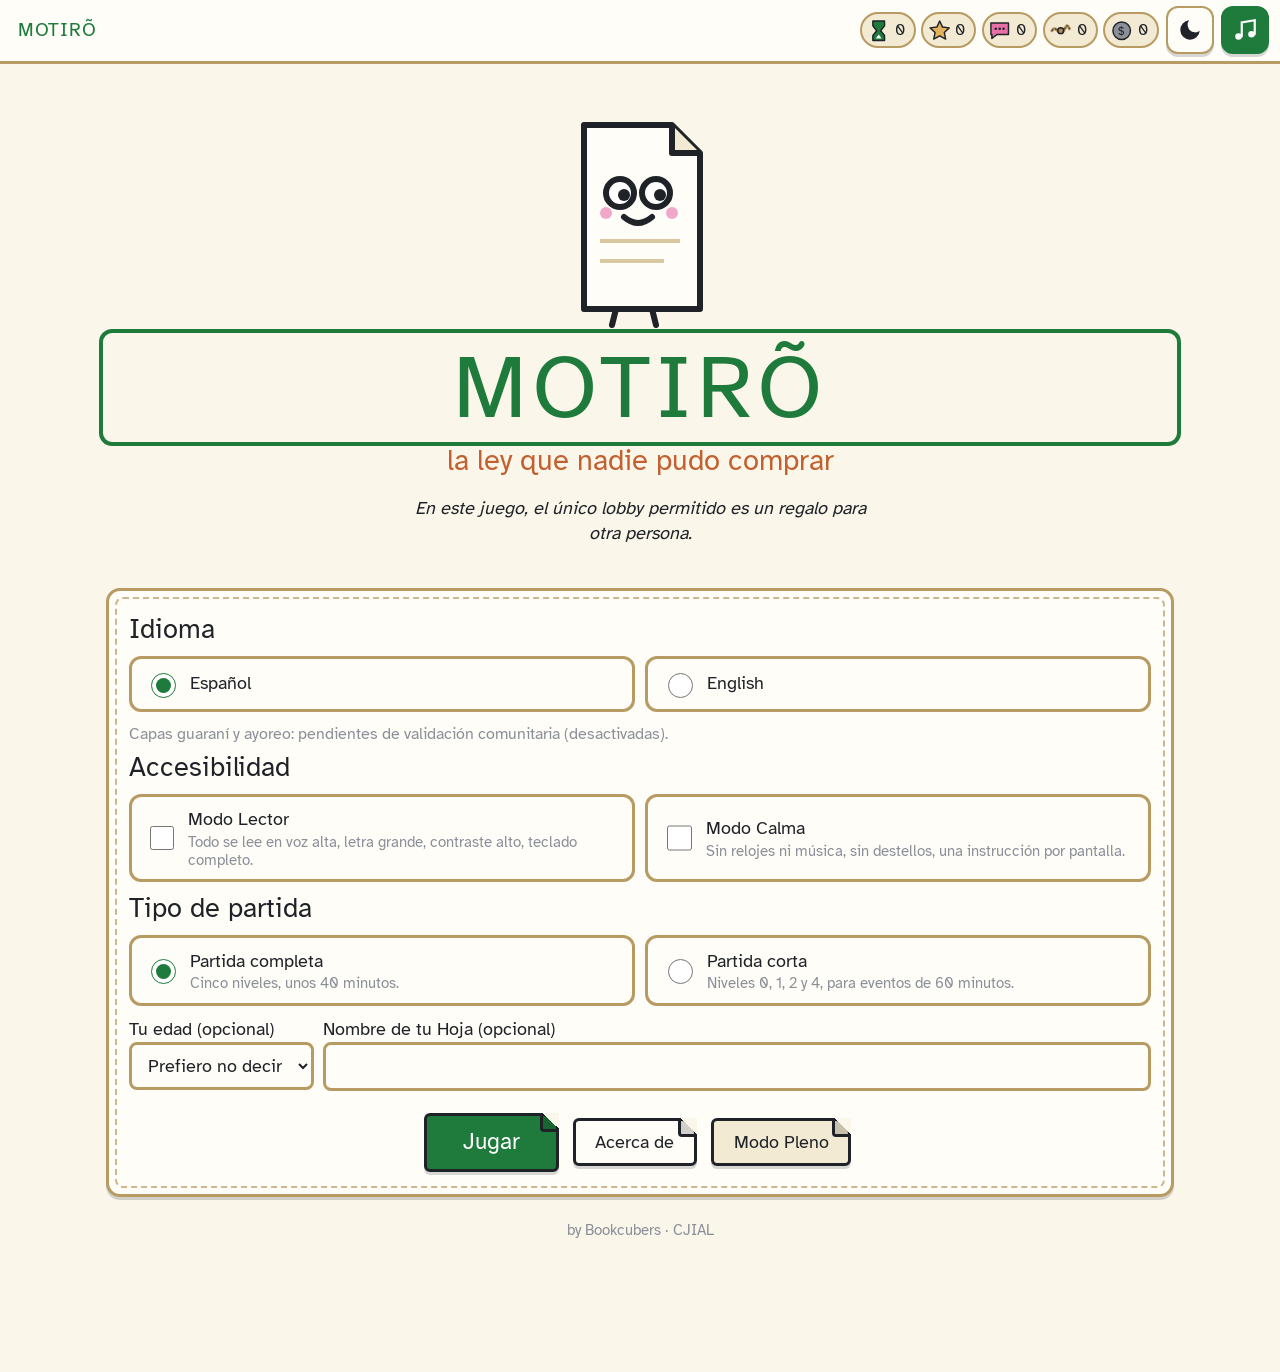
<file: index.html>
<!DOCTYPE html>
<html lang="es" data-tema="claro" data-lector="0" data-calma="0">
<head>
<meta charset="utf-8">
<meta name="viewport" content="width=device-width, initial-scale=1, viewport-fit=cover">
<title>MOTIRÕ · la ley que nadie pudo comprar</title>
<meta name="description" content="Juego web educativo y accesible: sos un proyecto de ley que camina Santa Cruz de la Sierra ganándose, con generosidad, las firmas de la gente a la que va a gobernar. Un Impact Arcade de GivingTuesday + Games for Change.">
<meta name="theme-color" content="#1E7B3C">
<meta name="robots" content="index,follow">
<link rel="icon" href="data:image/svg+xml,%3Csvg xmlns='http://www.w3.org/2000/svg' viewBox='0 0 32 38'%3E%3Cpath d='M5 2h16l6 6v28H5z' fill='%23FFFDF7' stroke='%231F2328' stroke-width='2'/%3E%3Ccircle cx='12' cy='15' r='3' fill='%23fff' stroke='%231F2328' stroke-width='1.5'/%3E%3Ccircle cx='20' cy='15' r='3' fill='%23fff' stroke='%231F2328' stroke-width='1.5'/%3E%3Ccircle cx='13' cy='15.5' r='1.3'/%3E%3Ccircle cx='21' cy='15.5' r='1.3'/%3E%3Cpath d='M13 22q3 3 6 0' stroke='%231F2328' stroke-width='1.5' fill='none'/%3E%3C/svg%3E">
<!--
  MOTIRÕ · la ley que nadie pudo comprar
  Motor + Mundo 1 "La Ciudad de los Anillos" + Modo Pleno.
  Un solo archivo (CSS y JS en línea; los datos del mundo van en mundo-ciudad.js).
  Rutas: index.html (jugar) · index.html?pleno (proyector) · index.html?test (pruebas) · index.html?mundo=declaracion80
  Licencia MIT. Sin rastreo, sin analítica, sin datos personales.
  Cómo crear un mundo nuevo: ver el encabezado de mundo-ciudad.js.
-->
<style>
@font-face{font-family:'Atkinson Hyperlegible';font-style:normal;font-weight:400 700;font-display:swap;src:url([data-uri]) format('woff2')}
/* MOTIRÕ · estilos del motor */
:root{
  --verde:#1E7B3C; --blanco:#FFFFFF; --tajibo:#E86FA8; --tierra:#C2602F; --ocre:#E3B15B;
  --hilo:#D9C7A0; --hilo2:#F3EAD3; --tinta:#1F2328; --gris:#8A8F98;
  --fondo:#FBF6EA; --papel:#FFFDF7; --borde:#B89A63; --foco:#1E7B3C;
  --fs:18px; --radio:14px; --sombra:0 3px 0 rgba(31,35,40,.18);
}
:root[data-tema="oscuro"]{
  --fondo:#171A1F; --papel:#232830; --hilo:#5B5040; --hilo2:#2E2A22; --tinta:#F3EEE2; --borde:#8A7A55; --gris:#A9AEB6;
}
:root[data-lector="1"]{ --fs:24px; --tinta:#000000; --fondo:#FFFFFF; --papel:#FFFFFF; --hilo:#FFFFFF; --hilo2:#FFFFFF; --borde:#000000; --gris:#333333; --verde:#0B5A27; --tajibo:#9C1D5C; --tierra:#8A3E16; --ocre:#6B4B00; }
:root[data-lector="1"][data-tema="oscuro"]{ --tinta:#FFFFFF; --fondo:#000000; --papel:#000000; --hilo:#000000; --hilo2:#000000; --borde:#FFFFFF; --gris:#DDDDDD; --verde:#7FE39E; --tajibo:#FFA6D1; --tierra:#FFB08A; --ocre:#FFD98A; }

*{box-sizing:border-box}
html{font-size:var(--fs)}
body{margin:0;background:var(--fondo);color:var(--tinta);font-family:"Atkinson Hyperlegible",system-ui,-apple-system,"Segoe UI",Roboto,Arial,sans-serif;line-height:1.4;min-height:100vh;overflow-x:hidden}
button,input,select,textarea{font:inherit;color:inherit}
h1,h2,h3{line-height:1.15;margin:.2em 0 .4em}
h1{font-size:2.2rem} h2{font-size:1.5rem} h3{font-size:1.15rem}
p{margin:.4em 0}
.oculto{display:none!important}
.sr{position:absolute;left:-9999px;width:1px;height:1px;overflow:hidden}
:focus-visible{outline:4px solid var(--foco);outline-offset:3px;border-radius:6px}
:root[data-lector="1"] :focus-visible{outline:6px solid var(--tinta)}

/* ----- barra superior ----- */
#barra{position:sticky;top:0;z-index:40;display:flex;align-items:center;gap:.4rem;padding:.35rem .6rem;background:var(--papel);border-bottom:3px solid var(--borde);flex-wrap:wrap}
#barra .logo{font-weight:800;letter-spacing:.04em;color:var(--verde);text-decoration:none;font-size:1.05rem;margin-right:auto;background:none;border:0;cursor:pointer;padding:.3rem .4rem}
#fichas{display:flex;gap:.3rem;flex-wrap:wrap;align-items:center}
.ficha{display:inline-flex;align-items:center;gap:.25rem;padding:.15rem .5rem .15rem .25rem;border:2px solid var(--borde);border-radius:999px;background:var(--hilo2);font-weight:700;font-size:.9rem;min-height:2rem}
.ficha svg{width:1.3rem;height:1.3rem}
.ficha[data-f="tiempo"] svg{color:var(--verde)} .ficha[data-f="talento"] svg{color:var(--ocre)} .ficha[data-f="testimonio"] svg{color:var(--tajibo)} .ficha[data-f="lazos"] svg{color:#A58A5B} .ficha[data-f="tesoro"] svg{color:var(--gris)}
.icobtn{width:48px;height:48px;border:2px solid var(--borde);border-radius:12px;background:var(--papel);cursor:pointer;display:inline-flex;align-items:center;justify-content:center;box-shadow:var(--sombra)}
.icobtn svg{width:26px;height:26px}
.icobtn[aria-pressed="true"]{background:var(--verde);color:#fff;border-color:var(--verde)}

/* ----- escenario ----- */
#escena{max-width:1100px;margin:0 auto;padding:1rem 16px 7rem;position:relative}
.tarjeta{background:var(--papel);border:3px solid var(--borde);border-radius:var(--radio);padding:1rem 1.1rem;margin:.8rem 0;position:relative;box-shadow:var(--sombra)}
.tarjeta::before{content:"";position:absolute;inset:6px;border:2px dashed var(--borde);border-radius:calc(var(--radio) - 6px);pointer-events:none;opacity:.7}
.tarjeta>*{position:relative}

/* botones etiqueta de papel */
.btn{display:inline-flex;align-items:center;justify-content:center;gap:.4rem;min-height:48px;min-width:48px;padding:.55rem 1.1rem;border:3px solid var(--tinta);background:var(--ocre);color:var(--tinta);border-radius:6px 16px 6px 6px;font-weight:800;cursor:pointer;box-shadow:var(--sombra);position:relative;text-decoration:none;margin:.25rem .25rem .25rem 0;line-height:1.15}
.btn::after{content:"";position:absolute;top:-3px;right:-3px;width:16px;height:16px;background:linear-gradient(225deg,var(--fondo) 50%,rgba(0,0,0,.18) 50%);border-left:3px solid var(--tinta);border-bottom:3px solid var(--tinta);border-radius:0 0 0 4px}
.btn.v{background:var(--verde);color:#fff} .btn.t{background:var(--tajibo);color:#1F2328} .btn.b{background:var(--papel)} .btn.g{background:var(--hilo2)}
.btn:disabled{opacity:.45;cursor:not-allowed;box-shadow:none}
.btn:active{transform:translateY(2px);box-shadow:none}
.btn.mini{min-height:40px;padding:.3rem .7rem;font-size:.9rem}
:root[data-lector="1"] .btn{background:var(--papel);color:var(--tinta);border-color:var(--tinta)}
:root[data-lector="1"] .btn.v{background:var(--tinta);color:var(--papel)}
.fila{display:flex;flex-wrap:wrap;gap:.5rem;align-items:center}
.centrado{text-align:center}
.sep{height:1px;background:var(--borde);margin:1rem 0;opacity:.5}
.nota{font-size:.9rem;color:var(--gris)}
.aviso{border-left:6px solid var(--tajibo);padding:.4rem .8rem;background:var(--hilo2);border-radius:6px;margin:.6rem 0}

/* diálogo "tejido" */
.dialogo{display:grid;grid-template-columns:72px 1fr;gap:.8rem;align-items:start;background:var(--papel);border:3px solid var(--borde);border-radius:var(--radio);padding:.8rem;margin:.7rem 0;position:relative;box-shadow:var(--sombra)}
.dialogo::before{content:"";position:absolute;inset:5px;border:2px dashed var(--borde);border-radius:9px;pointer-events:none;opacity:.6}
.dialogo .retrato{width:72px;height:72px}
.dialogo .retrato svg{width:100%;height:100%}
.dialogo .quien{font-weight:800;font-size:.9rem;color:var(--gris);display:block;margin-bottom:.15rem}
.dialogo .texto{font-size:1.05rem}
.dialogo .facil{display:block;margin-top:.35rem;font-size:.95rem;padding:.3rem .5rem;background:var(--hilo2);border-radius:6px}
:root[data-lector="1"] .dialogo .facil{border:2px solid var(--tinta)}
@media(max-width:480px){.dialogo{grid-template-columns:56px 1fr}.dialogo .retrato{width:56px;height:56px}}

/* subtítulos / live */
#subt{position:fixed;left:50%;bottom:0;transform:translateX(-50%);width:min(100%,900px);z-index:50;background:rgba(31,35,40,.92);color:#fff;font-size:1.15rem;padding:.6rem 1rem;border-radius:12px 12px 0 0;text-align:center;min-height:0;pointer-events:none;transition:opacity .3s}
#subt:empty{opacity:0}
:root[data-lector="1"] #subt{font-size:1.4rem;background:#000;border:3px solid #fff}

/* progreso hilo */
.hilo-prog{height:14px;border:2px solid var(--borde);border-radius:999px;background:var(--hilo2);overflow:hidden;position:relative;margin:.5rem 0}
.hilo-prog>i{display:block;height:100%;background:repeating-linear-gradient(90deg,var(--verde) 0 10px,var(--ocre) 10px 20px);transition:width .4s}

/* ---- inicio ---- */
.portada{text-align:center;padding:1.5rem 0 .5rem}
.portada h1{font-size:clamp(2.6rem,9vw,5rem);letter-spacing:.06em;color:var(--verde);margin:0}
.portada .sub{font-size:clamp(1.1rem,3.5vw,1.6rem);color:var(--tierra);font-weight:700;margin:.1rem 0 .8rem}
.portada .frase{font-style:italic;max-width:38ch;margin:.5rem auto 1rem}
.portada svg.logoHoja{width:min(46vw,200px);height:min(50vw,220px)}
.opciones{display:grid;grid-template-columns:repeat(auto-fit,minmax(220px,1fr));gap:.6rem;margin:.6rem 0}
.opc{display:flex;gap:.6rem;align-items:center;border:3px solid var(--borde);border-radius:12px;padding:.6rem .8rem;background:var(--papel);cursor:pointer;min-height:56px}
.opc input{width:1.4rem;height:1.4rem;accent-color:var(--verde)}
.opc b{display:block} .opc small{color:var(--gris);display:block;line-height:1.2}
.pie{font-size:.85rem;color:var(--gris);text-align:center;margin-top:1.2rem}
input[type=text],input[type=number],textarea,select{border:3px solid var(--borde);border-radius:8px;padding:.5rem .7rem;background:var(--papel);min-height:48px;width:100%;max-width:100%}
input[type=number]{width:6.5rem}
label{font-weight:700}

/* ---- mapa ---- */
.mapa-wrap{position:relative;max-width:640px;margin:0 auto}
.mapa-wrap svg{width:100%;height:auto;display:block}
.punto{cursor:pointer}
.punto:focus-visible circle.aro{stroke:var(--tinta);stroke-width:4}
.hojaMapa{transition:transform 1.2s cubic-bezier(.4,.1,.3,1)}
@media(prefers-reduced-motion:reduce){.hojaMapa{transition:none}}
:root[data-calma="1"] .hojaMapa{transition:none}

/* ---- nivel genérico ---- */
.hud{display:flex;gap:.6rem;align-items:center;flex-wrap:wrap;margin:.3rem 0 .6rem}
.hud .reloj{font-variant-numeric:tabular-nums;font-weight:800;padding:.2rem .6rem;border:2px solid var(--borde);border-radius:8px;background:var(--papel)}
.hud .reloj.urgente{color:var(--tierra);border-color:var(--tierra)}
.juego{background:var(--papel);border:3px solid var(--borde);border-radius:var(--radio);padding:.5rem;position:relative;overflow:hidden}

/* nivel 0 estante */
.estante{display:flex;gap:.6rem;justify-content:center;align-items:flex-end;padding:1rem .5rem 0;border-bottom:14px solid var(--tierra);margin:0 auto 1rem;max-width:560px;min-height:200px}
.libro{width:30%;min-width:88px;height:170px;border:3px solid var(--tinta);border-radius:4px 10px 10px 4px;color:#fff;font-weight:800;padding:.6rem .5rem;cursor:pointer;display:flex;flex-direction:column;justify-content:space-between;text-shadow:0 1px 0 rgba(0,0,0,.5);box-shadow:inset 8px 0 0 rgba(0,0,0,.18),var(--sombra);transition:transform .25s;font-size:.9rem}
.libro.sel{transform:translateY(-14px) rotate(-3deg);outline:5px solid var(--tajibo)}
.libro .tomo{font-size:1.6rem;align-self:flex-end}
.libro.ok{outline:5px solid var(--verde)}
.sugs{display:flex;flex-wrap:wrap;gap:.4rem;margin:.4rem 0}
.sugs .btn{font-weight:600}

/* nivel 1 */
.n1{display:grid;grid-template-columns:1fr auto;gap:.6rem;align-items:start}
@media(max-width:760px){.n1{grid-template-columns:1fr}}
#tablero{width:100%;max-width:720px;display:block;margin:0 auto;border-radius:10px;background:#EFE6D2;touch-action:none}
:root[data-tema="oscuro"] #tablero{background:#2B2F36}
.dpad{display:grid;grid-template-columns:repeat(3,56px);grid-template-rows:repeat(3,56px);gap:4px;justify-content:center;margin:.4rem auto}
.dpad button{width:56px;height:56px;border:3px solid var(--tinta);border-radius:10px;background:var(--ocre);font-size:1.4rem;font-weight:900;cursor:pointer;box-shadow:var(--sombra)}
.dpad button:active{transform:translateY(2px);box-shadow:none}
.dpad .vacio{visibility:hidden}
#ojos{position:absolute;inset:0;background:#000;color:#fff;z-index:5;display:flex;align-items:center;justify-content:center;font-size:1.3rem;text-align:center;padding:1rem;border-radius:10px}
.cartel{font-size:9px;font-weight:800;fill:#1F2328}
.niebla{fill:#C9C2B4;opacity:.78}
.pagina{display:inline-block;width:20px;height:26px;border:2px solid var(--tinta);background:#fff;border-radius:2px;margin:0 2px;vertical-align:middle}
.pagina.on{background:var(--verde)}

/* nivel 2 */
.n2{display:grid;grid-template-columns:120px 1fr 140px;gap:.6rem;min-height:380px}
@media(max-width:640px){.n2{grid-template-columns:70px 1fr 90px}}
.muro{display:flex;flex-direction:column-reverse;gap:3px;align-items:stretch;justify-content:flex-start;border:3px solid var(--borde);border-radius:8px;padding:4px;background:var(--hilo2);min-height:340px;position:relative}
.ladrillo{height:46px;background:var(--tierra);border:2px solid var(--tinta);border-radius:4px;color:#fff;font-size:.7rem;overflow:hidden;padding:2px 4px;animation:caer .3s}
.muro .techo{position:absolute;top:0;left:0;right:0;border-top:4px dashed var(--tierra);font-size:.7rem;color:var(--tierra);text-align:center}
.cinta{display:flex;flex-direction:column;justify-content:flex-end;min-height:340px;position:relative}
.linea{display:flex;flex-wrap:wrap;align-items:center;gap:0;padding:.5rem;border:3px dashed var(--borde);border-radius:10px;background:var(--papel);min-height:120px}
.pal{border:2px solid var(--tinta);background:var(--ocre);padding:.25rem .5rem;border-radius:6px;font-weight:700;cursor:default;animation:caer .35s;line-height:1.2;margin:3px 0}
.pal.dificil{background:var(--tierra);color:#fff;cursor:pointer;text-decoration:underline dotted}
.pal.facil{background:var(--verde);color:#fff}
.gap{width:22px;height:40px;background:transparent;border:0;cursor:pointer;position:relative;margin:0 1px;border-radius:4px}
.gap::before{content:"";position:absolute;left:50%;top:6px;bottom:6px;width:3px;margin-left:-1.5px;background:var(--borde);opacity:.5;border-radius:2px}
.gap:hover::before,.gap:focus-visible::before{background:var(--tajibo);opacity:1;width:5px}
:root[data-lector="1"] .gap::before{opacity:1;background:var(--tinta)}
.linea.mal{animation:sacudir .35s}
.escalera{display:flex;flex-direction:column-reverse;align-items:flex-end;gap:2px;border:3px solid var(--borde);border-radius:8px;padding:4px;background:var(--hilo2);min-height:340px;position:relative}
.escalon{height:34px;background:var(--verde);border:2px solid var(--tinta);border-radius:4px;color:#fff;font-size:.65rem;padding:1px 4px;overflow:hidden;animation:caer .3s}
.tomasFig{position:absolute;left:4px;width:46px;height:60px;transition:bottom .5s}
.pausaCaja{position:absolute;inset:0;background:rgba(31,35,40,.82);color:#fff;display:flex;flex-direction:column;align-items:center;justify-content:center;font-size:1.3rem;text-align:center;z-index:4;border-radius:10px;padding:1rem}
.pausaCaja b{font-size:3rem}
@keyframes caer{from{transform:translateY(-40px);opacity:0}to{transform:none;opacity:1}}
@keyframes sacudir{0%,100%{transform:none}25%{transform:translateX(-8px)}75%{transform:translateX(8px)}}
@media(prefers-reduced-motion:reduce){.pal,.ladrillo,.escalon{animation:none}}
:root[data-calma="1"] .pal,:root[data-calma="1"] .ladrillo,:root[data-calma="1"] .escalon{animation:none}

/* nivel 3 */
.hilosWrap{position:relative;width:100%;max-width:760px;margin:0 auto;aspect-ratio:1/1}
@supports not (aspect-ratio:1/1){.hilosWrap{height:0;padding-bottom:100%}}
.hilosWrap>svg{position:absolute;inset:0;width:100%;height:100%}
.nodo{position:absolute;transform:translate(-50%,-50%);width:clamp(56px,13%,96px);border:3px solid var(--tinta);border-radius:14px;background:var(--papel);padding:4px 3px;font-size:.62rem;line-height:1.1;font-weight:700;text-align:center;cursor:pointer;box-shadow:var(--sombra);z-index:2}
.nodo{display:flex;flex-direction:column;align-items:center;justify-content:flex-start}
.nodo svg{width:44px;height:44px;display:block;margin:0 auto 2px;flex:none}
.nodo.actual{z-index:3}
@media(max-width:520px){.nodo{width:54px;font-size:.5rem;padding:2px;border-width:2px;border-radius:10px}.nodo svg{width:26px;height:26px}.hilosWrap{max-width:none}}
.nodo.actual{outline:5px solid var(--tajibo)}
.nodo.visitado{background:var(--hilo2)}
.nodo.ayudado::after{content:"✓";position:absolute;top:-10px;right:-8px;background:var(--verde);color:#fff;border-radius:50%;width:24px;height:24px;font-size:.9rem;display:flex;align-items:center;justify-content:center;border:2px solid var(--tinta)}
.nodo.favorPend{border-style:dashed}
.hiloLinea{stroke:#A58A5B;stroke-width:1.2;stroke-linecap:round;stroke-dasharray:2 1.2}
.hiloLinea.nudo{stroke:var(--tierra)}
.hiloLinea.anim{stroke-dasharray:200;stroke-dashoffset:200;animation:tejer .7s forwards}
@keyframes tejer{to{stroke-dashoffset:0}}
.contadorHilo{display:flex;gap:4px;align-items:center;flex-wrap:wrap}
.contadorHilo i{width:22px;height:10px;border-radius:5px;background:#A58A5B;border:2px solid var(--tinta);display:inline-block}
.contadorHilo i.off{background:transparent;opacity:.4}
.favorCaja{position:absolute;left:50%;bottom:8px;transform:translateX(-50%);background:var(--papel);border:3px solid var(--tinta);border-radius:12px;padding:.6rem .8rem;z-index:6;width:min(92%,420px);text-align:center;box-shadow:var(--sombra)}

/* nivel 4 */
.casillas{display:grid;grid-template-columns:repeat(auto-fit,minmax(200px,1fr));gap:.6rem}
.casilla{border:3px solid var(--borde);border-radius:12px;padding:.6rem;background:var(--papel);min-height:140px;position:relative}
.casilla h3{margin:0 0 .3rem;font-size:1rem;color:var(--verde)}
.casilla .elegida{font-size:.85rem;border-top:2px dashed var(--borde);padding-top:.3rem;margin-top:.3rem}
.casilla .sinFirma{color:var(--tierra);font-weight:800;font-size:.8rem}
.casilla .conFirma{color:var(--verde);font-weight:800;font-size:.8rem}
.cartasLista{display:grid;grid-template-columns:repeat(auto-fit,minmax(240px,1fr));gap:.6rem;margin-top:.6rem}
.carta{border:3px solid var(--tinta);border-radius:12px;padding:.6rem;background:var(--hilo2);text-align:left;cursor:pointer;display:flex;flex-direction:column;gap:.35rem;position:relative}
.carta .pic{width:36px;height:36px;color:var(--tierra)}
.carta .costo{display:flex;gap:.3rem;flex-wrap:wrap}
.carta .fac{font-size:.9rem;color:var(--gris)}
.carta.bloq{opacity:.5}
.medidor{display:flex;gap:.4rem;align-items:center;font-weight:800}
.medidor i{width:34px;height:34px;border-radius:50%;border:3px solid var(--tinta);display:inline-block;background:var(--hilo2)}
.medidor i.on{background:var(--verde)}
.expedienteFig{width:120px;height:140px;margin:0 auto;display:block;transition:transform .3s}
.expedienteFig.come{animation:morder .6s}
@keyframes morder{0%,100%{transform:none}30%{transform:scale(1.08) rotate(-4deg)}60%{transform:scale(1.1) rotate(4deg)}}
.comido{text-decoration:line-through;opacity:.55}

/* pregunta de reflexión */
.pregunta .opciones{grid-template-columns:repeat(auto-fit,minmax(200px,1fr))}

/* ---- Mi Ley ---- */
.papel{background:var(--papel);color:var(--tinta);border:3px solid var(--borde);border-radius:6px;padding:1.4rem 1.6rem;max-width:820px;margin:0 auto;position:relative;box-shadow:0 8px 24px rgba(0,0,0,.12);font-family:Georgia,"Times New Roman",serif}
.papel .selloHilo{position:absolute;top:14px;right:14px;width:76px;height:76px}
.papel h2{font-family:inherit;text-align:center;font-size:1.6rem;letter-spacing:.02em;margin:0 0 .2rem}
.papel .mundoNombre{text-align:center;font-size:.9rem;color:var(--gris);margin-bottom:1rem}
.papel h3{font-size:1rem;text-transform:uppercase;letter-spacing:.08em;margin:1.1rem 0 .3rem;border-bottom:2px solid var(--borde)}
.papel ol{padding-left:1.2rem}
.papel li{margin:.4rem 0}
.papel .firma{display:flex;gap:.5rem;align-items:center;margin:.3rem 0}
.papel .firma.no{opacity:.75}
.papel .codigo{font-family:ui-monospace,Consolas,monospace;font-size:1.8rem;letter-spacing:.12em;text-align:center;margin:.6rem 0;font-weight:800}
.papel .qr{display:flex;justify-content:center}
.papel .qr svg{width:180px;height:180px}
.compromisos .opc{align-items:flex-start}
.toolbar{position:sticky;bottom:0;background:var(--fondo);padding:.6rem 0;z-index:10;display:flex;flex-wrap:wrap;gap:.3rem;justify-content:center}
@media(max-width:700px){.toolbar{position:static}.papel{padding:1rem .9rem}.papel .selloHilo{width:48px;height:48px;top:8px;right:8px}.papel h2{padding-right:48px;text-align:left;font-size:1.35rem}#subt{font-size:.95rem;padding:.4rem .6rem}}

/* ---- Pleno ---- */
body.pleno{font-size:1.25rem}
body.pleno #escena{max-width:1600px}
.plenoGrid{display:grid;grid-template-columns:1fr 1fr;gap:1rem}
@media(max-width:900px){.plenoGrid{grid-template-columns:1fr}}
.barras{display:grid;gap:.35rem}
.barraFila{display:grid;grid-template-columns:minmax(140px,40%) 1fr auto;gap:.5rem;align-items:center;font-size:.95rem}
.barraFila .pista{height:28px;border:2px solid var(--borde);border-radius:6px;background:var(--hilo2);overflow:hidden}
.barraFila .pista>i{display:block;height:100%;background:var(--verde);transition:width .5s}
.barraFila .pista>i.alt{background:var(--tajibo)}
.enorme{font-size:clamp(2rem,6vw,4.5rem);font-weight:900;line-height:1;color:var(--verde)}
.votos{display:grid;grid-template-columns:1fr 1fr;gap:.6rem;margin:.4rem 0}
.voto{border:4px solid var(--tinta);border-radius:12px;padding:.4rem;text-align:center;cursor:pointer;user-select:none}
.voto.si{background:var(--verde);color:#fff} .voto.no{background:#fff;color:var(--tinta)}
.voto b{display:block;font-size:clamp(2rem,6vw,4rem);line-height:1}
.metaReal{width:100%;border-collapse:collapse;font-size:1rem}
.metaReal th,.metaReal td{border:2px solid var(--borde);padding:.4rem .6rem;text-align:left}
.metaReal input{min-height:40px;width:7rem}
.plenoTexto{width:100%;min-height:120px;font-family:ui-monospace,Consolas,monospace;text-transform:uppercase}
.lineasFirma{columns:2;column-gap:2rem;font-size:.85rem}
.lineasFirma div{border-bottom:1px solid var(--tinta);height:2rem;margin:.6rem 0;break-inside:avoid}

/* ---- Modo Calma ---- */
:root[data-calma="1"] *{animation:none!important;transition:none!important}
#pausaGlobal{position:fixed;right:12px;bottom:12px;z-index:60}
#velo{position:fixed;inset:0;background:rgba(31,35,40,.9);color:#fff;z-index:70;display:flex;align-items:center;justify-content:center;flex-direction:column;gap:1rem;font-size:1.5rem}

/* ---- impresión ---- */
@media print{
  body{background:#fff;color:#000;font-size:12pt}
  #barra,.toolbar,#subt,#pausaGlobal,.noprint,.dpad{display:none!important}
  #escena{padding:0;max-width:none}
  .papel{border:1px solid #000;box-shadow:none;max-width:none;padding:1cm}
  .papel .qr svg{width:120px;height:120px}
  a{color:#000;text-decoration:none}
}

.inl{width:1.1em;height:1.1em;vertical-align:-.15em;display:inline-block}
</style>
<script>
/* Configuración del evento (opcional). Si quedan vacías, todo funciona por tipeo/dictado. */
window.PLENO_FORM_URL = '';   /* ej.: 'https://docs.google.com/forms/d/e/XXXX/viewform?usp=pp_url&entry.123={codigo}' */
window.PLENO_CSV_URL  = '';   /* ej.: 'https://docs.google.com/spreadsheets/d/e/XXXX/pub?output=csv' */
</script>
</head>
<body>
<svg xmlns="http://www.w3.org/2000/svg" style="display:none" aria-hidden="true">
  <!-- ===== PERSONAJES (viewBox 0 0 100 100, contornos 3px, ojos grandes) ===== -->
  <symbol id="ch-hoja" viewBox="0 0 100 110">
    <path d="M22 8 h44 l14 14 v78 h-58 z" fill="#FFFDF7" stroke="#1F2328" stroke-width="3" stroke-linejoin="round"/>
    <path d="M66 8 v14 h14" fill="#F3EAD3" stroke="#1F2328" stroke-width="3" stroke-linejoin="round"/>
    <line x1="30" y1="66" x2="70" y2="66" stroke="#D9C7A0" stroke-width="2"/><line x1="30" y1="76" x2="62" y2="76" stroke="#D9C7A0" stroke-width="2"/>
    <circle cx="40" cy="42" r="7" fill="#fff" stroke="#1F2328" stroke-width="3"/><circle cx="58" cy="42" r="7" fill="#fff" stroke="#1F2328" stroke-width="3"/>
    <circle cx="42" cy="43" r="3" fill="#1F2328"/><circle cx="60" cy="43" r="3" fill="#1F2328"/>
    <path d="M42 54 q7 6 14 0" stroke="#1F2328" stroke-width="3" fill="none" stroke-linecap="round"/>
    <circle cx="33" cy="52" r="3" fill="#E86FA8" opacity=".6"/><circle cx="66" cy="52" r="3" fill="#E86FA8" opacity=".6"/>
    <line x1="38" y1="100" x2="36" y2="108" stroke="#1F2328" stroke-width="3" stroke-linecap="round"/><line x1="56" y1="100" x2="58" y2="108" stroke="#1F2328" stroke-width="3" stroke-linecap="round"/>
  </symbol>
  <symbol id="ch-hoja-mini" viewBox="0 0 32 38">
    <path d="M5 2 h16 l6 6 v28 h-22 z" fill="#FFFDF7" stroke="#1F2328" stroke-width="2" stroke-linejoin="round"/>
    <circle cx="12" cy="15" r="3" fill="#fff" stroke="#1F2328" stroke-width="1.5"/><circle cx="20" cy="15" r="3" fill="#fff" stroke="#1F2328" stroke-width="1.5"/>
    <circle cx="13" cy="15.5" r="1.3" fill="#1F2328"/><circle cx="21" cy="15.5" r="1.3" fill="#1F2328"/>
    <path d="M13 22 q3 3 6 0" stroke="#1F2328" stroke-width="1.5" fill="none"/>
  </symbol>
  <symbol id="ch-biblio" viewBox="0 0 100 100">
    <rect x="30" y="58" width="40" height="40" rx="8" fill="#1E7B3C" stroke="#1F2328" stroke-width="3"/>
    <path d="M44 58 v40 h12 v-40 z" fill="#FFFDF7" stroke="#1F2328" stroke-width="3"/>
    <circle cx="50" cy="36" r="22" fill="#F1C9A5" stroke="#1F2328" stroke-width="3"/>
    <path d="M28 32 q22 -22 44 0 q-6 -8 -22 -8 q-16 0 -22 8z" fill="#3B2A1E" stroke="#1F2328" stroke-width="3"/>
    <circle cx="41" cy="38" r="7" fill="#fff" stroke="#1F2328" stroke-width="3"/><circle cx="59" cy="38" r="7" fill="#fff" stroke="#1F2328" stroke-width="3"/>
    <line x1="48" y1="38" x2="52" y2="38" stroke="#1F2328" stroke-width="3"/>
    <circle cx="42" cy="39" r="2.5" fill="#1F2328"/><circle cx="60" cy="39" r="2.5" fill="#1F2328"/>
    <path d="M44 48 q6 5 12 0" stroke="#1F2328" stroke-width="3" fill="none" stroke-linecap="round"/>
    <rect x="4" y="70" width="22" height="24" rx="3" fill="#C2602F" stroke="#1F2328" stroke-width="3"/><rect x="7" y="62" width="5" height="10" fill="#E3B15B" stroke="#1F2328" stroke-width="2"/><rect x="13" y="60" width="5" height="12" fill="#E86FA8" stroke="#1F2328" stroke-width="2"/><rect x="19" y="63" width="5" height="9" fill="#1E7B3C" stroke="#1F2328" stroke-width="2"/>
  </symbol>
  <symbol id="ch-abril" viewBox="0 0 100 100">
    <rect x="30" y="58" width="40" height="40" rx="8" fill="#E86FA8" stroke="#1F2328" stroke-width="3"/>
    <circle cx="50" cy="36" r="22" fill="#8C5A3C" stroke="#1F2328" stroke-width="3"/>
    <path d="M26 40 q0 -30 24 -30 q24 0 24 30 q-6 -14 -24 -14 q-18 0 -24 14z" fill="#1F2328"/>
    <path d="M36 38 q5 -4 10 0" stroke="#1F2328" stroke-width="3" fill="none" stroke-linecap="round"/><path d="M54 38 q5 -4 10 0" stroke="#1F2328" stroke-width="3" fill="none" stroke-linecap="round"/>
    <path d="M42 48 q8 7 16 0" stroke="#1F2328" stroke-width="3" fill="none" stroke-linecap="round"/>
    <path d="M30 60 q20 10 40 0" stroke="#1F2328" stroke-width="3" fill="none"/><circle cx="36" cy="62" r="4" fill="#1F2328"/><circle cx="64" cy="62" r="4" fill="#1F2328"/>
    <line x1="80" y1="56" x2="90" y2="96" stroke="#FFFDF7" stroke-width="5" stroke-linecap="round"/><line x1="80" y1="56" x2="90" y2="96" stroke="#1F2328" stroke-width="2" stroke-dasharray="6 4"/><circle cx="90" cy="96" r="4" fill="#C2602F" stroke="#1F2328" stroke-width="2"/>
  </symbol>
  <symbol id="ch-tomas" viewBox="0 0 100 100">
    <rect x="30" y="58" width="40" height="40" rx="8" fill="#E3B15B" stroke="#1F2328" stroke-width="3"/>
    <circle cx="50" cy="36" r="22" fill="#F1C9A5" stroke="#1F2328" stroke-width="3"/>
    <path d="M28 30 q10 -18 44 -8 q-4 -10 -22 -10 q-18 0 -22 18z" fill="#5A3A1E" stroke="#1F2328" stroke-width="3"/>
    <rect x="22" y="30" width="10" height="16" rx="4" fill="#1F2328"/><rect x="68" y="30" width="10" height="16" rx="4" fill="#1F2328"/><path d="M27 30 q23 -24 46 0" stroke="#1F2328" stroke-width="4" fill="none"/>
    <circle cx="41" cy="38" r="7" fill="#fff" stroke="#1F2328" stroke-width="3"/><circle cx="59" cy="38" r="7" fill="#fff" stroke="#1F2328" stroke-width="3"/>
    <circle cx="41" cy="40" r="2.5" fill="#1F2328"/><circle cx="59" cy="40" r="2.5" fill="#1F2328"/>
    <line x1="44" y1="50" x2="56" y2="50" stroke="#1F2328" stroke-width="3" stroke-linecap="round"/>
    <rect x="6" y="64" width="22" height="28" rx="3" fill="#FFFDF7" stroke="#1F2328" stroke-width="3"/><line x1="10" y1="72" x2="24" y2="72" stroke="#C2602F" stroke-width="2"/><line x1="10" y1="78" x2="22" y2="78" stroke="#C2602F" stroke-width="2"/><line x1="10" y1="84" x2="20" y2="84" stroke="#C2602F" stroke-width="2"/>
  </symbol>
  <symbol id="ch-rosa" viewBox="0 0 100 100">
    <rect x="28" y="58" width="44" height="40" rx="10" fill="#C2602F" stroke="#1F2328" stroke-width="3"/>
    <circle cx="50" cy="36" r="22" fill="#8C5A3C" stroke="#1F2328" stroke-width="3"/>
    <path d="M28 34 q0 -24 22 -24 q22 0 22 24 q-4 -10 -22 -10 q-18 0 -22 10z" fill="#DDDDDD" stroke="#1F2328" stroke-width="3"/>
    <circle cx="41" cy="38" r="7" fill="#fff" stroke="#1F2328" stroke-width="3"/><circle cx="59" cy="38" r="7" fill="#fff" stroke="#1F2328" stroke-width="3"/>
    <circle cx="42" cy="39" r="2.5" fill="#1F2328"/><circle cx="60" cy="39" r="2.5" fill="#1F2328"/>
    <path d="M42 47 q8 8 16 0" stroke="#1F2328" stroke-width="3" fill="none" stroke-linecap="round"/>
    <path d="M34 36 q-4 6 0 10" stroke="#1F2328" stroke-width="2" fill="none"/><path d="M66 36 q4 6 0 10" stroke="#1F2328" stroke-width="2" fill="none"/>
    <path d="M74 70 h20 v26 h-20 z" fill="#E3B15B" stroke="#1F2328" stroke-width="3"/><path d="M76 70 q8 -14 16 0" stroke="#1F2328" stroke-width="3" fill="none"/>
    <path d="M76 78 h16 M76 84 h16 M76 90 h16" stroke="#C2602F" stroke-width="2"/><path d="M80 72 v22 M86 72 v22" stroke="#1E7B3C" stroke-width="2"/>
  </symbol>
  <symbol id="ch-vecina" viewBox="0 0 100 100"><use href="#ch-rosa"/></symbol>
  <symbol id="ch-expediente" viewBox="0 0 100 100">
    <rect x="22" y="70" width="56" height="18" rx="3" fill="#D9C7A0" stroke="#1F2328" stroke-width="3"/>
    <rect x="20" y="52" width="60" height="18" rx="3" fill="#E3B15B" stroke="#1F2328" stroke-width="3"/>
    <rect x="24" y="34" width="52" height="18" rx="3" fill="#D9C7A0" stroke="#1F2328" stroke-width="3"/>
    <rect x="26" y="14" width="48" height="20" rx="3" fill="#E3B15B" stroke="#1F2328" stroke-width="3"/>
    <path d="M30 14 q4 -8 8 0" stroke="#1F2328" stroke-width="3" fill="none"/><path d="M62 14 q4 -8 8 0" stroke="#1F2328" stroke-width="3" fill="none"/>
    <circle cx="40" cy="25" r="5" fill="#fff" stroke="#1F2328" stroke-width="2.5"/><circle cx="60" cy="25" r="5" fill="#fff" stroke="#1F2328" stroke-width="2.5"/>
    <circle cx="41" cy="26" r="2" fill="#1F2328"/><circle cx="61" cy="26" r="2" fill="#1F2328"/>
    <rect x="30" y="38" width="40" height="10" fill="#1F2328"/>
    <path d="M32 38 h4 v5 h-4z M40 38 h4 v5 h-4z M48 38 h4 v5 h-4z M56 38 h4 v5 h-4z M64 38 h4 v5 h-4z" fill="#fff"/>
    <circle cx="36" cy="60" r="4" fill="#C2602F" stroke="#1F2328" stroke-width="1.5"/><circle cx="64" cy="78" r="4" fill="#C2602F" stroke="#1F2328" stroke-width="1.5"/>
    <text x="50" y="64" font-size="7" text-anchor="middle" font-weight="900" fill="#1F2328">EXPEDIENTE</text>
  </symbol>
  <!-- ===== NODOS (nivel HILOS) ===== -->
  <symbol id="p-rosa" viewBox="0 0 100 100"><use href="#ch-rosa"/></symbol>
  <symbol id="p-nino" viewBox="0 0 100 100">
    <circle cx="50" cy="34" r="20" fill="#C98C63" stroke="#1F2328" stroke-width="3"/><path d="M30 30 q20 -20 40 0" fill="#1F2328"/>
    <circle cx="42" cy="36" r="6" fill="#fff" stroke="#1F2328" stroke-width="3"/><circle cx="58" cy="36" r="6" fill="#fff" stroke="#1F2328" stroke-width="3"/><circle cx="43" cy="37" r="2" fill="#1F2328"/><circle cx="59" cy="37" r="2" fill="#1F2328"/>
    <path d="M44 45 q6 5 12 0" stroke="#1F2328" stroke-width="3" fill="none"/>
    <circle cx="28" cy="80" r="12" fill="none" stroke="#1F2328" stroke-width="3"/><circle cx="72" cy="80" r="12" fill="none" stroke="#1F2328" stroke-width="3"/><path d="M28 80 l16 -20 h18 l10 20" stroke="#1F2328" stroke-width="3" fill="none"/>
  </symbol>
  <symbol id="p-profe" viewBox="0 0 100 100">
    <rect x="30" y="58" width="40" height="36" rx="8" fill="#1E7B3C" stroke="#1F2328" stroke-width="3"/>
    <circle cx="50" cy="36" r="21" fill="#F1C9A5" stroke="#1F2328" stroke-width="3"/><path d="M29 36 q0 -24 21 -24 q21 0 21 24 q-6 -12 -21 -12 q-15 0 -21 12z" fill="#BFBFBF" stroke="#1F2328" stroke-width="3"/>
    <circle cx="42" cy="38" r="6" fill="#fff" stroke="#1F2328" stroke-width="3"/><circle cx="58" cy="38" r="6" fill="#fff" stroke="#1F2328" stroke-width="3"/><circle cx="43" cy="39" r="2" fill="#1F2328"/><circle cx="59" cy="39" r="2" fill="#1F2328"/>
    <path d="M44 48 q6 5 12 0" stroke="#1F2328" stroke-width="3" fill="none"/>
  </symbol>
  <symbol id="p-moto" viewBox="0 0 100 100">
    <rect x="18" y="40" width="64" height="34" rx="6" fill="#E3B15B" stroke="#1F2328" stroke-width="3"/><rect x="24" y="22" width="52" height="18" rx="4" fill="#C2602F" stroke="#1F2328" stroke-width="3"/>
    <circle cx="30" cy="80" r="10" fill="#1F2328"/><circle cx="70" cy="80" r="10" fill="#1F2328"/><circle cx="30" cy="80" r="4" fill="#fff"/><circle cx="70" cy="80" r="4" fill="#fff"/>
    <circle cx="50" cy="30" r="9" fill="#F1C9A5" stroke="#1F2328" stroke-width="3"/><circle cx="47" cy="30" r="2" fill="#1F2328"/><circle cx="53" cy="30" r="2" fill="#1F2328"/>
  </symbol>
  <symbol id="p-derecho" viewBox="0 0 100 100">
    <rect x="30" y="58" width="40" height="36" rx="8" fill="#E86FA8" stroke="#1F2328" stroke-width="3"/>
    <circle cx="50" cy="36" r="21" fill="#C98C63" stroke="#1F2328" stroke-width="3"/><path d="M29 40 q0 -28 21 -28 q21 0 21 28 q-4 -16 -21 -16 q-17 0 -21 16z" fill="#1F2328"/>
    <circle cx="42" cy="38" r="6" fill="#fff" stroke="#1F2328" stroke-width="3"/><circle cx="58" cy="38" r="6" fill="#fff" stroke="#1F2328" stroke-width="3"/><circle cx="43" cy="39" r="2" fill="#1F2328"/><circle cx="59" cy="39" r="2" fill="#1F2328"/>
    <path d="M44 48 q6 5 12 0" stroke="#1F2328" stroke-width="3" fill="none"/>
    <rect x="6" y="66" width="20" height="26" rx="2" fill="#FFFDF7" stroke="#1F2328" stroke-width="3"/><line x1="10" y1="74" x2="22" y2="74" stroke="#1E7B3C" stroke-width="2"/><line x1="10" y1="80" x2="22" y2="80" stroke="#1E7B3C" stroke-width="2"/>
  </symbol>
  <symbol id="p-oficina" viewBox="0 0 100 100">
    <rect x="16" y="30" width="68" height="60" fill="#FFFDF7" stroke="#1F2328" stroke-width="3"/><polygon points="12,30 50,10 88,30" fill="#C2602F" stroke="#1F2328" stroke-width="3"/>
    <rect x="24" y="40" width="14" height="14" fill="#8A8F98" stroke="#1F2328" stroke-width="2"/><rect x="62" y="40" width="14" height="14" fill="#8A8F98" stroke="#1F2328" stroke-width="2"/><rect x="42" y="60" width="16" height="30" fill="#1E7B3C" stroke="#1F2328" stroke-width="2"/>
  </symbol>
  <symbol id="p-banco" viewBox="0 0 100 100">
    <rect x="14" y="80" width="72" height="10" fill="#8A8F98" stroke="#1F2328" stroke-width="3"/><polygon points="10,34 50,12 90,34" fill="#8A8F98" stroke="#1F2328" stroke-width="3"/>
    <rect x="22" y="34" width="10" height="46" fill="#FFFDF7" stroke="#1F2328" stroke-width="3"/><rect x="45" y="34" width="10" height="46" fill="#FFFDF7" stroke="#1F2328" stroke-width="3"/><rect x="68" y="34" width="10" height="46" fill="#FFFDF7" stroke="#1F2328" stroke-width="3"/>
    <text x="50" y="28" font-size="12" text-anchor="middle" font-weight="900" fill="#1F2328">$</text>
  </symbol>
  <symbol id="p-sello" viewBox="0 0 100 100">
    <rect x="16" y="30" width="68" height="60" fill="#FFFDF7" stroke="#1F2328" stroke-width="3"/><polygon points="12,30 50,10 88,30" fill="#1E7B3C" stroke="#1F2328" stroke-width="3"/>
    <circle cx="50" cy="62" r="18" fill="none" stroke="#C2602F" stroke-width="4"/><path d="M40 62 l7 7 l14 -14" stroke="#C2602F" stroke-width="5" fill="none" stroke-linecap="round"/>
  </symbol>
  <!-- ===== FICHAS ===== -->
  <symbol id="ico-tiempo" viewBox="0 0 24 24"><path d="M6 2h12v5l-4 5 4 5v5H6v-5l4-5-4-5z" fill="currentColor" stroke="#1F2328" stroke-width="1.5" stroke-linejoin="round"/><path d="M9 20h6l-3-4z" fill="#fff"/></symbol>
  <symbol id="ico-talento" viewBox="0 0 24 24"><path d="M12 2l2.9 6.3 6.9.8-5.1 4.7 1.4 6.8L12 17.3 5.9 20.6l1.4-6.8L2.2 9.1l6.9-.8z" fill="currentColor" stroke="#1F2328" stroke-width="1.5" stroke-linejoin="round"/></symbol>
  <symbol id="ico-testimonio" viewBox="0 0 24 24"><path d="M3 4h18v12H9l-5 4v-4H3z" fill="currentColor" stroke="#1F2328" stroke-width="1.5" stroke-linejoin="round"/><circle cx="8" cy="10" r="1.3" fill="#1F2328"/><circle cx="12" cy="10" r="1.3" fill="#1F2328"/><circle cx="16" cy="10" r="1.3" fill="#1F2328"/></symbol>
  <symbol id="ico-lazos" viewBox="0 0 24 24"><path d="M3 12c4-7 8 7 12 0s4-6 6-2" fill="none" stroke="currentColor" stroke-width="3" stroke-linecap="round"/><path d="M3 12c4-7 8 7 12 0s4-6 6-2" fill="none" stroke="#1F2328" stroke-width="1" stroke-dasharray="2 2"/><circle cx="12" cy="12" r="3" fill="currentColor" stroke="#1F2328" stroke-width="1.5"/></symbol>
  <symbol id="ico-tesoro" viewBox="0 0 24 24"><circle cx="12" cy="12" r="9" fill="currentColor" stroke="#1F2328" stroke-width="1.5"/><text x="12" y="16" font-size="11" text-anchor="middle" font-weight="900" fill="#1F2328">$</text></symbol>
  <!-- ===== PICTOGRAMAS ===== -->
  <symbol id="pic-ley" viewBox="0 0 24 24"><path d="M5 2h10l4 4v16H5z" fill="#fff" stroke="currentColor" stroke-width="2"/><path d="M8 10h8M8 14h8M8 18h5" stroke="currentColor" stroke-width="2"/></symbol>
  <symbol id="pic-ojo" viewBox="0 0 24 24"><path d="M2 12s4-7 10-7 10 7 10 7-4 7-10 7S2 12 2 12z" fill="#fff" stroke="currentColor" stroke-width="2"/><circle cx="12" cy="12" r="3.5" fill="currentColor"/></symbol>
  <symbol id="pic-mano" viewBox="0 0 24 24"><path d="M7 11V5a1.5 1.5 0 013 0v5V4a1.5 1.5 0 013 0v6V5a1.5 1.5 0 013 0v7a1.5 1.5 0 013 0v4a6 6 0 01-6 6h-2a6 6 0 01-5-3l-3-5a1.5 1.5 0 012.5-1.5z" fill="#fff" stroke="currentColor" stroke-width="2" stroke-linejoin="round"/></symbol>
  <symbol id="pic-hilo" viewBox="0 0 24 24"><use href="#ico-lazos"/></symbol>
  <symbol id="pic-oreja" viewBox="0 0 24 24"><path d="M6 10a6 6 0 0112 0c0 4-4 5-4 9a3 3 0 01-6 0" fill="#fff" stroke="currentColor" stroke-width="2" stroke-linecap="round"/><path d="M10 10a2 2 0 014 0c0 2-2 2-2 4" fill="none" stroke="currentColor" stroke-width="2" stroke-linecap="round"/></symbol>
  <symbol id="pic-persona" viewBox="0 0 24 24"><circle cx="12" cy="7" r="4" fill="#fff" stroke="currentColor" stroke-width="2"/><path d="M4 21a8 8 0 0116 0z" fill="#fff" stroke="currentColor" stroke-width="2"/></symbol>
  <symbol id="pic-campana" viewBox="0 0 24 24"><path d="M6 16V11a6 6 0 0112 0v5l2 2H4z" fill="#fff" stroke="currentColor" stroke-width="2" stroke-linejoin="round"/><path d="M10 21h4" stroke="currentColor" stroke-width="2"/></symbol>
  <symbol id="pic-mic" viewBox="0 0 24 24"><rect x="9" y="2" width="6" height="12" rx="3" fill="#fff" stroke="currentColor" stroke-width="2"/><path d="M5 11a7 7 0 0014 0M12 18v4M8 22h8" fill="none" stroke="currentColor" stroke-width="2" stroke-linecap="round"/></symbol>
  <symbol id="pic-libro" viewBox="0 0 24 24"><path d="M3 4h7a2 2 0 012 2v14a2 2 0 00-2-2H3zM21 4h-7a2 2 0 00-2 2v14a2 2 0 012-2h7z" fill="#fff" stroke="currentColor" stroke-width="2" stroke-linejoin="round"/></symbol>
  <symbol id="pic-pausa" viewBox="0 0 24 24"><circle cx="12" cy="12" r="9" fill="#fff" stroke="currentColor" stroke-width="2"/><path d="M9 8v8M15 8v8" stroke="currentColor" stroke-width="2.5" stroke-linecap="round"/></symbol>
  <symbol id="pic-tijera" viewBox="0 0 24 24"><circle cx="6" cy="6" r="3" fill="#fff" stroke="currentColor" stroke-width="2"/><circle cx="6" cy="18" r="3" fill="#fff" stroke="currentColor" stroke-width="2"/><path d="M8.5 7.5L21 19M8.5 16.5L21 5" stroke="currentColor" stroke-width="2" stroke-linecap="round"/></symbol>
  <symbol id="pic-casa" viewBox="0 0 24 24"><path d="M3 11l9-8 9 8v10H3z" fill="#fff" stroke="currentColor" stroke-width="2" stroke-linejoin="round"/><rect x="10" y="14" width="4" height="7" fill="currentColor"/></symbol>
  <symbol id="pic-reloj" viewBox="0 0 24 24"><circle cx="12" cy="12" r="9" fill="#fff" stroke="currentColor" stroke-width="2"/><path d="M12 7v5l3 3" fill="none" stroke="currentColor" stroke-width="2" stroke-linecap="round"/></symbol>
  <symbol id="pic-anillos" viewBox="0 0 24 24"><circle cx="12" cy="12" r="10" fill="none" stroke="currentColor" stroke-width="2"/><circle cx="12" cy="12" r="6" fill="none" stroke="currentColor" stroke-width="2"/><circle cx="12" cy="12" r="2" fill="currentColor"/></symbol>
  <symbol id="pic-bolso" viewBox="0 0 24 24"><path d="M4 9h16l-1 12H5z" fill="#fff" stroke="currentColor" stroke-width="2" stroke-linejoin="round"/><path d="M8 9V7a4 4 0 018 0v2" fill="none" stroke="currentColor" stroke-width="2"/><path d="M7 13h10M7 17h10" stroke="currentColor" stroke-width="1.5"/></symbol>
  <symbol id="pic-check" viewBox="0 0 24 24"><circle cx="12" cy="12" r="10" fill="#1E7B3C"/><path d="M7 12l3.5 3.5L17 9" fill="none" stroke="#fff" stroke-width="3" stroke-linecap="round" stroke-linejoin="round"/></symbol>
  <symbol id="pic-x" viewBox="0 0 24 24"><circle cx="12" cy="12" r="10" fill="#C2602F"/><path d="M8 8l8 8M16 8l-8 8" stroke="#fff" stroke-width="3" stroke-linecap="round"/></symbol>
  <symbol id="pic-moneda" viewBox="0 0 24 24"><use href="#ico-tesoro"/></symbol>
  <symbol id="pic-facil" viewBox="0 0 24 24"><rect x="3" y="4" width="18" height="16" rx="3" fill="#fff" stroke="currentColor" stroke-width="2"/><path d="M7 9h10M7 13h7M7 17h4" stroke="currentColor" stroke-width="2.5" stroke-linecap="round"/></symbol>
  <symbol id="sello" viewBox="0 0 100 100"><circle cx="50" cy="50" r="44" fill="none" stroke="#C2602F" stroke-width="3" stroke-dasharray="6 4"/><circle cx="50" cy="50" r="34" fill="#FFFDF7" stroke="#1E7B3C" stroke-width="3"/><path d="M28 50c8-14 16 14 24 0s16-14 22 0" fill="none" stroke="#A58A5B" stroke-width="4" stroke-linecap="round"/><text x="50" y="72" font-size="10" text-anchor="middle" font-weight="900" fill="#1E7B3C">MOTIRÕ</text></symbol>
  <!-- ===== UI ===== -->
  <symbol id="ui-musica" viewBox="0 0 24 24"><path d="M9 18V5l12-2v13" fill="none" stroke="currentColor" stroke-width="2" stroke-linecap="round"/><circle cx="6" cy="18" r="3" fill="currentColor"/><circle cx="18" cy="16" r="3" fill="currentColor"/></symbol>
  <symbol id="ui-tema" viewBox="0 0 24 24"><path d="M21 12.8A9 9 0 1111.2 3a7 7 0 009.8 9.8z" fill="currentColor"/></symbol>
  <symbol id="inl" viewBox="0 0 24 24"></symbol>
</svg>

<header id="barra">
  <button class="logo" type="button" aria-label="MOTIRÕ">MOTIRÕ</button>
  <div id="fichas" role="status"></div>
  <button class="icobtn" id="btnTema" type="button" aria-pressed="false" aria-label="Modo oscuro"><svg><use href="#ui-tema"></use></svg></button>
  <button class="icobtn" id="btnMusica" type="button" aria-pressed="true" aria-label="Silenciar música"><svg><use href="#ui-musica"></use></svg></button>
</header>
<main id="escena" aria-live="off"></main>
<div id="live" class="sr" aria-live="polite" role="status"></div>
<div id="subt" aria-live="polite" role="status"></div>
<button class="btn t oculto" id="pausaGlobal" type="button">Pausa</button>
<noscript><p style="padding:1rem">MOTIRÕ necesita JavaScript. / MOTIRÕ needs JavaScript.</p></noscript>
<script>//---------------------------------------------------------------------
//
// QR Code Generator for JavaScript
//
// Copyright (c) 2009 Kazuhiko Arase
//
// URL: http://www.d-project.com/
//
// Licensed under the MIT license:
//  http://www.opensource.org/licenses/mit-license.php
//
// The word 'QR Code' is registered trademark of
// DENSO WAVE INCORPORATED
//  http://www.denso-wave.com/qrcode/faqpatent-e.html
//
//---------------------------------------------------------------------

var qrcode = function() {

  //---------------------------------------------------------------------
  // qrcode
  //---------------------------------------------------------------------

  /**
   * qrcode
   * @param typeNumber 1 to 40
   * @param errorCorrectionLevel 'L','M','Q','H'
   */
  var qrcode = function(typeNumber, errorCorrectionLevel) {

    var PAD0 = 0xEC;
    var PAD1 = 0x11;

    var _typeNumber = typeNumber;
    var _errorCorrectionLevel = QRErrorCorrectionLevel[errorCorrectionLevel];
    var _modules = null;
    var _moduleCount = 0;
    var _dataCache = null;
    var _dataList = [];

    var _this = {};

    var makeImpl = function(test, maskPattern) {

      _moduleCount = _typeNumber * 4 + 17;
      _modules = function(moduleCount) {
        var modules = new Array(moduleCount);
        for (var row = 0; row < moduleCount; row += 1) {
          modules[row] = new Array(moduleCount);
          for (var col = 0; col < moduleCount; col += 1) {
            modules[row][col] = null;
          }
        }
        return modules;
      }(_moduleCount);

      setupPositionProbePattern(0, 0);
      setupPositionProbePattern(_moduleCount - 7, 0);
      setupPositionProbePattern(0, _moduleCount - 7);
      setupPositionAdjustPattern();
      setupTimingPattern();
      setupTypeInfo(test, maskPattern);

      if (_typeNumber >= 7) {
        setupTypeNumber(test);
      }

      if (_dataCache == null) {
        _dataCache = createData(_typeNumber, _errorCorrectionLevel, _dataList);
      }

      mapData(_dataCache, maskPattern);
    };

    var setupPositionProbePattern = function(row, col) {

      for (var r = -1; r <= 7; r += 1) {

        if (row + r <= -1 || _moduleCount <= row + r) continue;

        for (var c = -1; c <= 7; c += 1) {

          if (col + c <= -1 || _moduleCount <= col + c) continue;

          if ( (0 <= r && r <= 6 && (c == 0 || c == 6) )
              || (0 <= c && c <= 6 && (r == 0 || r == 6) )
              || (2 <= r && r <= 4 && 2 <= c && c <= 4) ) {
            _modules[row + r][col + c] = true;
          } else {
            _modules[row + r][col + c] = false;
          }
        }
      }
    };

    var getBestMaskPattern = function() {

      var minLostPoint = 0;
      var pattern = 0;

      for (var i = 0; i < 8; i += 1) {

        makeImpl(true, i);

        var lostPoint = QRUtil.getLostPoint(_this);

        if (i == 0 || minLostPoint > lostPoint) {
          minLostPoint = lostPoint;
          pattern = i;
        }
      }

      return pattern;
    };

    var setupTimingPattern = function() {

      for (var r = 8; r < _moduleCount - 8; r += 1) {
        if (_modules[r][6] != null) {
          continue;
        }
        _modules[r][6] = (r % 2 == 0);
      }

      for (var c = 8; c < _moduleCount - 8; c += 1) {
        if (_modules[6][c] != null) {
          continue;
        }
        _modules[6][c] = (c % 2 == 0);
      }
    };

    var setupPositionAdjustPattern = function() {

      var pos = QRUtil.getPatternPosition(_typeNumber);

      for (var i = 0; i < pos.length; i += 1) {

        for (var j = 0; j < pos.length; j += 1) {

          var row = pos[i];
          var col = pos[j];

          if (_modules[row][col] != null) {
            continue;
          }

          for (var r = -2; r <= 2; r += 1) {

            for (var c = -2; c <= 2; c += 1) {

              if (r == -2 || r == 2 || c == -2 || c == 2
                  || (r == 0 && c == 0) ) {
                _modules[row + r][col + c] = true;
              } else {
                _modules[row + r][col + c] = false;
              }
            }
          }
        }
      }
    };

    var setupTypeNumber = function(test) {

      var bits = QRUtil.getBCHTypeNumber(_typeNumber);

      for (var i = 0; i < 18; i += 1) {
        var mod = (!test && ( (bits >> i) & 1) == 1);
        _modules[Math.floor(i / 3)][i % 3 + _moduleCount - 8 - 3] = mod;
      }

      for (var i = 0; i < 18; i += 1) {
        var mod = (!test && ( (bits >> i) & 1) == 1);
        _modules[i % 3 + _moduleCount - 8 - 3][Math.floor(i / 3)] = mod;
      }
    };

    var setupTypeInfo = function(test, maskPattern) {

      var data = (_errorCorrectionLevel << 3) | maskPattern;
      var bits = QRUtil.getBCHTypeInfo(data);

      // vertical
      for (var i = 0; i < 15; i += 1) {

        var mod = (!test && ( (bits >> i) & 1) == 1);

        if (i < 6) {
          _modules[i][8] = mod;
        } else if (i < 8) {
          _modules[i + 1][8] = mod;
        } else {
          _modules[_moduleCount - 15 + i][8] = mod;
        }
      }

      // horizontal
      for (var i = 0; i < 15; i += 1) {

        var mod = (!test && ( (bits >> i) & 1) == 1);

        if (i < 8) {
          _modules[8][_moduleCount - i - 1] = mod;
        } else if (i < 9) {
          _modules[8][15 - i - 1 + 1] = mod;
        } else {
          _modules[8][15 - i - 1] = mod;
        }
      }

      // fixed module
      _modules[_moduleCount - 8][8] = (!test);
    };

    var mapData = function(data, maskPattern) {

      var inc = -1;
      var row = _moduleCount - 1;
      var bitIndex = 7;
      var byteIndex = 0;
      var maskFunc = QRUtil.getMaskFunction(maskPattern);

      for (var col = _moduleCount - 1; col > 0; col -= 2) {

        if (col == 6) col -= 1;

        while (true) {

          for (var c = 0; c < 2; c += 1) {

            if (_modules[row][col - c] == null) {

              var dark = false;

              if (byteIndex < data.length) {
                dark = ( ( (data[byteIndex] >>> bitIndex) & 1) == 1);
              }

              var mask = maskFunc(row, col - c);

              if (mask) {
                dark = !dark;
              }

              _modules[row][col - c] = dark;
              bitIndex -= 1;

              if (bitIndex == -1) {
                byteIndex += 1;
                bitIndex = 7;
              }
            }
          }

          row += inc;

          if (row < 0 || _moduleCount <= row) {
            row -= inc;
            inc = -inc;
            break;
          }
        }
      }
    };

    var createBytes = function(buffer, rsBlocks) {

      var offset = 0;

      var maxDcCount = 0;
      var maxEcCount = 0;

      var dcdata = new Array(rsBlocks.length);
      var ecdata = new Array(rsBlocks.length);

      for (var r = 0; r < rsBlocks.length; r += 1) {

        var dcCount = rsBlocks[r].dataCount;
        var ecCount = rsBlocks[r].totalCount - dcCount;

        maxDcCount = Math.max(maxDcCount, dcCount);
        maxEcCount = Math.max(maxEcCount, ecCount);

        dcdata[r] = new Array(dcCount);

        for (var i = 0; i < dcdata[r].length; i += 1) {
          dcdata[r][i] = 0xff & buffer.getBuffer()[i + offset];
        }
        offset += dcCount;

        var rsPoly = QRUtil.getErrorCorrectPolynomial(ecCount);
        var rawPoly = qrPolynomial(dcdata[r], rsPoly.getLength() - 1);

        var modPoly = rawPoly.mod(rsPoly);
        ecdata[r] = new Array(rsPoly.getLength() - 1);
        for (var i = 0; i < ecdata[r].length; i += 1) {
          var modIndex = i + modPoly.getLength() - ecdata[r].length;
          ecdata[r][i] = (modIndex >= 0)? modPoly.getAt(modIndex) : 0;
        }
      }

      var totalCodeCount = 0;
      for (var i = 0; i < rsBlocks.length; i += 1) {
        totalCodeCount += rsBlocks[i].totalCount;
      }

      var data = new Array(totalCodeCount);
      var index = 0;

      for (var i = 0; i < maxDcCount; i += 1) {
        for (var r = 0; r < rsBlocks.length; r += 1) {
          if (i < dcdata[r].length) {
            data[index] = dcdata[r][i];
            index += 1;
          }
        }
      }

      for (var i = 0; i < maxEcCount; i += 1) {
        for (var r = 0; r < rsBlocks.length; r += 1) {
          if (i < ecdata[r].length) {
            data[index] = ecdata[r][i];
            index += 1;
          }
        }
      }

      return data;
    };

    var createData = function(typeNumber, errorCorrectionLevel, dataList) {

      var rsBlocks = QRRSBlock.getRSBlocks(typeNumber, errorCorrectionLevel);

      var buffer = qrBitBuffer();

      for (var i = 0; i < dataList.length; i += 1) {
        var data = dataList[i];
        buffer.put(data.getMode(), 4);
        buffer.put(data.getLength(), QRUtil.getLengthInBits(data.getMode(), typeNumber) );
        data.write(buffer);
      }

      // calc num max data.
      var totalDataCount = 0;
      for (var i = 0; i < rsBlocks.length; i += 1) {
        totalDataCount += rsBlocks[i].dataCount;
      }

      if (buffer.getLengthInBits() > totalDataCount * 8) {
        throw 'code length overflow. ('
          + buffer.getLengthInBits()
          + '>'
          + totalDataCount * 8
          + ')';
      }

      // end code
      if (buffer.getLengthInBits() + 4 <= totalDataCount * 8) {
        buffer.put(0, 4);
      }

      // padding
      while (buffer.getLengthInBits() % 8 != 0) {
        buffer.putBit(false);
      }

      // padding
      while (true) {

        if (buffer.getLengthInBits() >= totalDataCount * 8) {
          break;
        }
        buffer.put(PAD0, 8);

        if (buffer.getLengthInBits() >= totalDataCount * 8) {
          break;
        }
        buffer.put(PAD1, 8);
      }

      return createBytes(buffer, rsBlocks);
    };

    _this.addData = function(data, mode) {

      mode = mode || 'Byte';

      var newData = null;

      switch(mode) {
      case 'Numeric' :
        newData = qrNumber(data);
        break;
      case 'Alphanumeric' :
        newData = qrAlphaNum(data);
        break;
      case 'Byte' :
        newData = qr8BitByte(data);
        break;
      case 'Kanji' :
        newData = qrKanji(data);
        break;
      default :
        throw 'mode:' + mode;
      }

      _dataList.push(newData);
      _dataCache = null;
    };

    _this.isDark = function(row, col) {
      if (row < 0 || _moduleCount <= row || col < 0 || _moduleCount <= col) {
        throw row + ',' + col;
      }
      return _modules[row][col];
    };

    _this.getModuleCount = function() {
      return _moduleCount;
    };

    _this.make = function() {
      if (_typeNumber < 1) {
        var typeNumber = 1;

        for (; typeNumber < 40; typeNumber++) {
          var rsBlocks = QRRSBlock.getRSBlocks(typeNumber, _errorCorrectionLevel);
          var buffer = qrBitBuffer();

          for (var i = 0; i < _dataList.length; i++) {
            var data = _dataList[i];
            buffer.put(data.getMode(), 4);
            buffer.put(data.getLength(), QRUtil.getLengthInBits(data.getMode(), typeNumber) );
            data.write(buffer);
          }

          var totalDataCount = 0;
          for (var i = 0; i < rsBlocks.length; i++) {
            totalDataCount += rsBlocks[i].dataCount;
          }

          if (buffer.getLengthInBits() <= totalDataCount * 8) {
            break;
          }
        }

        _typeNumber = typeNumber;
      }

      makeImpl(false, getBestMaskPattern() );
    };

    _this.createTableTag = function(cellSize, margin) {

      cellSize = cellSize || 2;
      margin = (typeof margin == 'undefined')? cellSize * 4 : margin;

      var qrHtml = '';

      qrHtml += '<table style="';
      qrHtml += ' border-width: 0px; border-style: none;';
      qrHtml += ' border-collapse: collapse;';
      qrHtml += ' padding: 0px; margin: ' + margin + 'px;';
      qrHtml += '">';
      qrHtml += '<tbody>';

      for (var r = 0; r < _this.getModuleCount(); r += 1) {

        qrHtml += '<tr>';

        for (var c = 0; c < _this.getModuleCount(); c += 1) {
          qrHtml += '<td style="';
          qrHtml += ' border-width: 0px; border-style: none;';
          qrHtml += ' border-collapse: collapse;';
          qrHtml += ' padding: 0px; margin: 0px;';
          qrHtml += ' width: ' + cellSize + 'px;';
          qrHtml += ' height: ' + cellSize + 'px;';
          qrHtml += ' background-color: ';
          qrHtml += _this.isDark(r, c)? '#000000' : '#ffffff';
          qrHtml += ';';
          qrHtml += '"/>';
        }

        qrHtml += '</tr>';
      }

      qrHtml += '</tbody>';
      qrHtml += '</table>';

      return qrHtml;
    };

    _this.createSvgTag = function(cellSize, margin, alt, title) {

      var opts = {};
      if (typeof arguments[0] == 'object') {
        // Called by options.
        opts = arguments[0];
        // overwrite cellSize and margin.
        cellSize = opts.cellSize;
        margin = opts.margin;
        alt = opts.alt;
        title = opts.title;
      }

      cellSize = cellSize || 2;
      margin = (typeof margin == 'undefined')? cellSize * 4 : margin;

      // Compose alt property surrogate
      alt = (typeof alt === 'string') ? {text: alt} : alt || {};
      alt.text = alt.text || null;
      alt.id = (alt.text) ? alt.id || 'qrcode-description' : null;

      // Compose title property surrogate
      title = (typeof title === 'string') ? {text: title} : title || {};
      title.text = title.text || null;
      title.id = (title.text) ? title.id || 'qrcode-title' : null;

      var size = _this.getModuleCount() * cellSize + margin * 2;
      var c, mc, r, mr, qrSvg='', rect;

      rect = 'l' + cellSize + ',0 0,' + cellSize +
        ' -' + cellSize + ',0 0,-' + cellSize + 'z ';

      qrSvg += '<svg version="1.1" xmlns="http://www.w3.org/2000/svg"';
      qrSvg += !opts.scalable ? ' width="' + size + 'px" height="' + size + 'px"' : '';
      qrSvg += ' viewBox="0 0 ' + size + ' ' + size + '" ';
      qrSvg += ' preserveAspectRatio="xMinYMin meet"';
      qrSvg += (title.text || alt.text) ? ' role="img" aria-labelledby="' +
          escapeXml([title.id, alt.id].join(' ').trim() ) + '"' : '';
      qrSvg += '>';
      qrSvg += (title.text) ? '<title id="' + escapeXml(title.id) + '">' +
          escapeXml(title.text) + '</title>' : '';
      qrSvg += (alt.text) ? '<description id="' + escapeXml(alt.id) + '">' +
          escapeXml(alt.text) + '</description>' : '';
      qrSvg += '<rect width="100%" height="100%" fill="white" cx="0" cy="0"/>';
      qrSvg += '<path d="';

      for (r = 0; r < _this.getModuleCount(); r += 1) {
        mr = r * cellSize + margin;
        for (c = 0; c < _this.getModuleCount(); c += 1) {
          if (_this.isDark(r, c) ) {
            mc = c*cellSize+margin;
            qrSvg += 'M' + mc + ',' + mr + rect;
          }
        }
      }

      qrSvg += '" stroke="transparent" fill="black"/>';
      qrSvg += '</svg>';

      return qrSvg;
    };

    _this.createDataURL = function(cellSize, margin) {

      cellSize = cellSize || 2;
      margin = (typeof margin == 'undefined')? cellSize * 4 : margin;

      var size = _this.getModuleCount() * cellSize + margin * 2;
      var min = margin;
      var max = size - margin;

      return createDataURL(size, size, function(x, y) {
        if (min <= x && x < max && min <= y && y < max) {
          var c = Math.floor( (x - min) / cellSize);
          var r = Math.floor( (y - min) / cellSize);
          return _this.isDark(r, c)? 0 : 1;
        } else {
          return 1;
        }
      } );
    };

    _this.createImgTag = function(cellSize, margin, alt) {

      cellSize = cellSize || 2;
      margin = (typeof margin == 'undefined')? cellSize * 4 : margin;

      var size = _this.getModuleCount() * cellSize + margin * 2;

      var img = '';
      img += '<img';
      img += '\u0020src="';
      img += _this.createDataURL(cellSize, margin);
      img += '"';
      img += '\u0020width="';
      img += size;
      img += '"';
      img += '\u0020height="';
      img += size;
      img += '"';
      if (alt) {
        img += '\u0020alt="';
        img += escapeXml(alt);
        img += '"';
      }
      img += '/>';

      return img;
    };

    var escapeXml = function(s) {
      var escaped = '';
      for (var i = 0; i < s.length; i += 1) {
        var c = s.charAt(i);
        switch(c) {
        case '<': escaped += '&lt;'; break;
        case '>': escaped += '&gt;'; break;
        case '&': escaped += '&amp;'; break;
        case '"': escaped += '&quot;'; break;
        default : escaped += c; break;
        }
      }
      return escaped;
    };

    var _createHalfASCII = function(margin) {
      var cellSize = 1;
      margin = (typeof margin == 'undefined')? cellSize * 2 : margin;

      var size = _this.getModuleCount() * cellSize + margin * 2;
      var min = margin;
      var max = size - margin;

      var y, x, r1, r2, p;

      var blocks = {
        '██': '█',
        '█ ': '▀',
        ' █': '▄',
        '  ': ' '
      };

      var blocksLastLineNoMargin = {
        '██': '▀',
        '█ ': '▀',
        ' █': ' ',
        '  ': ' '
      };

      var ascii = '';
      for (y = 0; y < size; y += 2) {
        r1 = Math.floor((y - min) / cellSize);
        r2 = Math.floor((y + 1 - min) / cellSize);
        for (x = 0; x < size; x += 1) {
          p = '█';

          if (min <= x && x < max && min <= y && y < max && _this.isDark(r1, Math.floor((x - min) / cellSize))) {
            p = ' ';
          }

          if (min <= x && x < max && min <= y+1 && y+1 < max && _this.isDark(r2, Math.floor((x - min) / cellSize))) {
            p += ' ';
          }
          else {
            p += '█';
          }

          // Output 2 characters per pixel, to create full square. 1 character per pixels gives only half width of square.
          ascii += (margin < 1 && y+1 >= max) ? blocksLastLineNoMargin[p] : blocks[p];
        }

        ascii += '\n';
      }

      if (size % 2 && margin > 0) {
        return ascii.substring(0, ascii.length - size - 1) + Array(size+1).join('▀');
      }

      return ascii.substring(0, ascii.length-1);
    };

    _this.createASCII = function(cellSize, margin) {
      cellSize = cellSize || 1;

      if (cellSize < 2) {
        return _createHalfASCII(margin);
      }

      cellSize -= 1;
      margin = (typeof margin == 'undefined')? cellSize * 2 : margin;

      var size = _this.getModuleCount() * cellSize + margin * 2;
      var min = margin;
      var max = size - margin;

      var y, x, r, p;

      var white = Array(cellSize+1).join('██');
      var black = Array(cellSize+1).join('  ');

      var ascii = '';
      var line = '';
      for (y = 0; y < size; y += 1) {
        r = Math.floor( (y - min) / cellSize);
        line = '';
        for (x = 0; x < size; x += 1) {
          p = 1;

          if (min <= x && x < max && min <= y && y < max && _this.isDark(r, Math.floor((x - min) / cellSize))) {
            p = 0;
          }

          // Output 2 characters per pixel, to create full square. 1 character per pixels gives only half width of square.
          line += p ? white : black;
        }

        for (r = 0; r < cellSize; r += 1) {
          ascii += line + '\n';
        }
      }

      return ascii.substring(0, ascii.length-1);
    };

    _this.renderTo2dContext = function(context, cellSize) {
      cellSize = cellSize || 2;
      var length = _this.getModuleCount();
      for (var row = 0; row < length; row++) {
        for (var col = 0; col < length; col++) {
          context.fillStyle = _this.isDark(row, col) ? 'black' : 'white';
          context.fillRect(row * cellSize, col * cellSize, cellSize, cellSize);
        }
      }
    }

    return _this;
  };

  //---------------------------------------------------------------------
  // qrcode.stringToBytes
  //---------------------------------------------------------------------

  qrcode.stringToBytesFuncs = {
    'default' : function(s) {
      var bytes = [];
      for (var i = 0; i < s.length; i += 1) {
        var c = s.charCodeAt(i);
        bytes.push(c & 0xff);
      }
      return bytes;
    }
  };

  qrcode.stringToBytes = qrcode.stringToBytesFuncs['default'];

  //---------------------------------------------------------------------
  // qrcode.createStringToBytes
  //---------------------------------------------------------------------

  /**
   * @param unicodeData base64 string of byte array.
   * [16bit Unicode],[16bit Bytes], ...
   * @param numChars
   */
  qrcode.createStringToBytes = function(unicodeData, numChars) {

    // create conversion map.

    var unicodeMap = function() {

      var bin = base64DecodeInputStream(unicodeData);
      var read = function() {
        var b = bin.read();
        if (b == -1) throw 'eof';
        return b;
      };

      var count = 0;
      var unicodeMap = {};
      while (true) {
        var b0 = bin.read();
        if (b0 == -1) break;
        var b1 = read();
        var b2 = read();
        var b3 = read();
        var k = String.fromCharCode( (b0 << 8) | b1);
        var v = (b2 << 8) | b3;
        unicodeMap[k] = v;
        count += 1;
      }
      if (count != numChars) {
        throw count + ' != ' + numChars;
      }

      return unicodeMap;
    }();

    var unknownChar = '?'.charCodeAt(0);

    return function(s) {
      var bytes = [];
      for (var i = 0; i < s.length; i += 1) {
        var c = s.charCodeAt(i);
        if (c < 128) {
          bytes.push(c);
        } else {
          var b = unicodeMap[s.charAt(i)];
          if (typeof b == 'number') {
            if ( (b & 0xff) == b) {
              // 1byte
              bytes.push(b);
            } else {
              // 2bytes
              bytes.push(b >>> 8);
              bytes.push(b & 0xff);
            }
          } else {
            bytes.push(unknownChar);
          }
        }
      }
      return bytes;
    };
  };

  //---------------------------------------------------------------------
  // QRMode
  //---------------------------------------------------------------------

  var QRMode = {
    MODE_NUMBER :    1 << 0,
    MODE_ALPHA_NUM : 1 << 1,
    MODE_8BIT_BYTE : 1 << 2,
    MODE_KANJI :     1 << 3
  };

  //---------------------------------------------------------------------
  // QRErrorCorrectionLevel
  //---------------------------------------------------------------------

  var QRErrorCorrectionLevel = {
    L : 1,
    M : 0,
    Q : 3,
    H : 2
  };

  //---------------------------------------------------------------------
  // QRMaskPattern
  //---------------------------------------------------------------------

  var QRMaskPattern = {
    PATTERN000 : 0,
    PATTERN001 : 1,
    PATTERN010 : 2,
    PATTERN011 : 3,
    PATTERN100 : 4,
    PATTERN101 : 5,
    PATTERN110 : 6,
    PATTERN111 : 7
  };

  //---------------------------------------------------------------------
  // QRUtil
  //---------------------------------------------------------------------

  var QRUtil = function() {

    var PATTERN_POSITION_TABLE = [
      [],
      [6, 18],
      [6, 22],
      [6, 26],
      [6, 30],
      [6, 34],
      [6, 22, 38],
      [6, 24, 42],
      [6, 26, 46],
      [6, 28, 50],
      [6, 30, 54],
      [6, 32, 58],
      [6, 34, 62],
      [6, 26, 46, 66],
      [6, 26, 48, 70],
      [6, 26, 50, 74],
      [6, 30, 54, 78],
      [6, 30, 56, 82],
      [6, 30, 58, 86],
      [6, 34, 62, 90],
      [6, 28, 50, 72, 94],
      [6, 26, 50, 74, 98],
      [6, 30, 54, 78, 102],
      [6, 28, 54, 80, 106],
      [6, 32, 58, 84, 110],
      [6, 30, 58, 86, 114],
      [6, 34, 62, 90, 118],
      [6, 26, 50, 74, 98, 122],
      [6, 30, 54, 78, 102, 126],
      [6, 26, 52, 78, 104, 130],
      [6, 30, 56, 82, 108, 134],
      [6, 34, 60, 86, 112, 138],
      [6, 30, 58, 86, 114, 142],
      [6, 34, 62, 90, 118, 146],
      [6, 30, 54, 78, 102, 126, 150],
      [6, 24, 50, 76, 102, 128, 154],
      [6, 28, 54, 80, 106, 132, 158],
      [6, 32, 58, 84, 110, 136, 162],
      [6, 26, 54, 82, 110, 138, 166],
      [6, 30, 58, 86, 114, 142, 170]
    ];
    var G15 = (1 << 10) | (1 << 8) | (1 << 5) | (1 << 4) | (1 << 2) | (1 << 1) | (1 << 0);
    var G18 = (1 << 12) | (1 << 11) | (1 << 10) | (1 << 9) | (1 << 8) | (1 << 5) | (1 << 2) | (1 << 0);
    var G15_MASK = (1 << 14) | (1 << 12) | (1 << 10) | (1 << 4) | (1 << 1);

    var _this = {};

    var getBCHDigit = function(data) {
      var digit = 0;
      while (data != 0) {
        digit += 1;
        data >>>= 1;
      }
      return digit;
    };

    _this.getBCHTypeInfo = function(data) {
      var d = data << 10;
      while (getBCHDigit(d) - getBCHDigit(G15) >= 0) {
        d ^= (G15 << (getBCHDigit(d) - getBCHDigit(G15) ) );
      }
      return ( (data << 10) | d) ^ G15_MASK;
    };

    _this.getBCHTypeNumber = function(data) {
      var d = data << 12;
      while (getBCHDigit(d) - getBCHDigit(G18) >= 0) {
        d ^= (G18 << (getBCHDigit(d) - getBCHDigit(G18) ) );
      }
      return (data << 12) | d;
    };

    _this.getPatternPosition = function(typeNumber) {
      return PATTERN_POSITION_TABLE[typeNumber - 1];
    };

    _this.getMaskFunction = function(maskPattern) {

      switch (maskPattern) {

      case QRMaskPattern.PATTERN000 :
        return function(i, j) { return (i + j) % 2 == 0; };
      case QRMaskPattern.PATTERN001 :
        return function(i, j) { return i % 2 == 0; };
      case QRMaskPattern.PATTERN010 :
        return function(i, j) { return j % 3 == 0; };
      case QRMaskPattern.PATTERN011 :
        return function(i, j) { return (i + j) % 3 == 0; };
      case QRMaskPattern.PATTERN100 :
        return function(i, j) { return (Math.floor(i / 2) + Math.floor(j / 3) ) % 2 == 0; };
      case QRMaskPattern.PATTERN101 :
        return function(i, j) { return (i * j) % 2 + (i * j) % 3 == 0; };
      case QRMaskPattern.PATTERN110 :
        return function(i, j) { return ( (i * j) % 2 + (i * j) % 3) % 2 == 0; };
      case QRMaskPattern.PATTERN111 :
        return function(i, j) { return ( (i * j) % 3 + (i + j) % 2) % 2 == 0; };

      default :
        throw 'bad maskPattern:' + maskPattern;
      }
    };

    _this.getErrorCorrectPolynomial = function(errorCorrectLength) {
      var a = qrPolynomial([1], 0);
      for (var i = 0; i < errorCorrectLength; i += 1) {
        a = a.multiply(qrPolynomial([1, QRMath.gexp(i)], 0) );
      }
      return a;
    };

    _this.getLengthInBits = function(mode, type) {

      if (1 <= type && type < 10) {

        // 1 - 9

        switch(mode) {
        case QRMode.MODE_NUMBER    : return 10;
        case QRMode.MODE_ALPHA_NUM : return 9;
        case QRMode.MODE_8BIT_BYTE : return 8;
        case QRMode.MODE_KANJI     : return 8;
        default :
          throw 'mode:' + mode;
        }

      } else if (type < 27) {

        // 10 - 26

        switch(mode) {
        case QRMode.MODE_NUMBER    : return 12;
        case QRMode.MODE_ALPHA_NUM : return 11;
        case QRMode.MODE_8BIT_BYTE : return 16;
        case QRMode.MODE_KANJI     : return 10;
        default :
          throw 'mode:' + mode;
        }

      } else if (type < 41) {

        // 27 - 40

        switch(mode) {
        case QRMode.MODE_NUMBER    : return 14;
        case QRMode.MODE_ALPHA_NUM : return 13;
        case QRMode.MODE_8BIT_BYTE : return 16;
        case QRMode.MODE_KANJI     : return 12;
        default :
          throw 'mode:' + mode;
        }

      } else {
        throw 'type:' + type;
      }
    };

    _this.getLostPoint = function(qrcode) {

      var moduleCount = qrcode.getModuleCount();

      var lostPoint = 0;

      // LEVEL1

      for (var row = 0; row < moduleCount; row += 1) {
        for (var col = 0; col < moduleCount; col += 1) {

          var sameCount = 0;
          var dark = qrcode.isDark(row, col);

          for (var r = -1; r <= 1; r += 1) {

            if (row + r < 0 || moduleCount <= row + r) {
              continue;
            }

            for (var c = -1; c <= 1; c += 1) {

              if (col + c < 0 || moduleCount <= col + c) {
                continue;
              }

              if (r == 0 && c == 0) {
                continue;
              }

              if (dark == qrcode.isDark(row + r, col + c) ) {
                sameCount += 1;
              }
            }
          }

          if (sameCount > 5) {
            lostPoint += (3 + sameCount - 5);
          }
        }
      };

      // LEVEL2

      for (var row = 0; row < moduleCount - 1; row += 1) {
        for (var col = 0; col < moduleCount - 1; col += 1) {
          var count = 0;
          if (qrcode.isDark(row, col) ) count += 1;
          if (qrcode.isDark(row + 1, col) ) count += 1;
          if (qrcode.isDark(row, col + 1) ) count += 1;
          if (qrcode.isDark(row + 1, col + 1) ) count += 1;
          if (count == 0 || count == 4) {
            lostPoint += 3;
          }
        }
      }

      // LEVEL3

      for (var row = 0; row < moduleCount; row += 1) {
        for (var col = 0; col < moduleCount - 6; col += 1) {
          if (qrcode.isDark(row, col)
              && !qrcode.isDark(row, col + 1)
              &&  qrcode.isDark(row, col + 2)
              &&  qrcode.isDark(row, col + 3)
              &&  qrcode.isDark(row, col + 4)
              && !qrcode.isDark(row, col + 5)
              &&  qrcode.isDark(row, col + 6) ) {
            lostPoint += 40;
          }
        }
      }

      for (var col = 0; col < moduleCount; col += 1) {
        for (var row = 0; row < moduleCount - 6; row += 1) {
          if (qrcode.isDark(row, col)
              && !qrcode.isDark(row + 1, col)
              &&  qrcode.isDark(row + 2, col)
              &&  qrcode.isDark(row + 3, col)
              &&  qrcode.isDark(row + 4, col)
              && !qrcode.isDark(row + 5, col)
              &&  qrcode.isDark(row + 6, col) ) {
            lostPoint += 40;
          }
        }
      }

      // LEVEL4

      var darkCount = 0;

      for (var col = 0; col < moduleCount; col += 1) {
        for (var row = 0; row < moduleCount; row += 1) {
          if (qrcode.isDark(row, col) ) {
            darkCount += 1;
          }
        }
      }

      var ratio = Math.abs(100 * darkCount / moduleCount / moduleCount - 50) / 5;
      lostPoint += ratio * 10;

      return lostPoint;
    };

    return _this;
  }();

  //---------------------------------------------------------------------
  // QRMath
  //---------------------------------------------------------------------

  var QRMath = function() {

    var EXP_TABLE = new Array(256);
    var LOG_TABLE = new Array(256);

    // initialize tables
    for (var i = 0; i < 8; i += 1) {
      EXP_TABLE[i] = 1 << i;
    }
    for (var i = 8; i < 256; i += 1) {
      EXP_TABLE[i] = EXP_TABLE[i - 4]
        ^ EXP_TABLE[i - 5]
        ^ EXP_TABLE[i - 6]
        ^ EXP_TABLE[i - 8];
    }
    for (var i = 0; i < 255; i += 1) {
      LOG_TABLE[EXP_TABLE[i] ] = i;
    }

    var _this = {};

    _this.glog = function(n) {

      if (n < 1) {
        throw 'glog(' + n + ')';
      }

      return LOG_TABLE[n];
    };

    _this.gexp = function(n) {

      while (n < 0) {
        n += 255;
      }

      while (n >= 256) {
        n -= 255;
      }

      return EXP_TABLE[n];
    };

    return _this;
  }();

  //---------------------------------------------------------------------
  // qrPolynomial
  //---------------------------------------------------------------------

  function qrPolynomial(num, shift) {

    if (typeof num.length == 'undefined') {
      throw num.length + '/' + shift;
    }

    var _num = function() {
      var offset = 0;
      while (offset < num.length && num[offset] == 0) {
        offset += 1;
      }
      var _num = new Array(num.length - offset + shift);
      for (var i = 0; i < num.length - offset; i += 1) {
        _num[i] = num[i + offset];
      }
      return _num;
    }();

    var _this = {};

    _this.getAt = function(index) {
      return _num[index];
    };

    _this.getLength = function() {
      return _num.length;
    };

    _this.multiply = function(e) {

      var num = new Array(_this.getLength() + e.getLength() - 1);

      for (var i = 0; i < _this.getLength(); i += 1) {
        for (var j = 0; j < e.getLength(); j += 1) {
          num[i + j] ^= QRMath.gexp(QRMath.glog(_this.getAt(i) ) + QRMath.glog(e.getAt(j) ) );
        }
      }

      return qrPolynomial(num, 0);
    };

    _this.mod = function(e) {

      if (_this.getLength() - e.getLength() < 0) {
        return _this;
      }

      var ratio = QRMath.glog(_this.getAt(0) ) - QRMath.glog(e.getAt(0) );

      var num = new Array(_this.getLength() );
      for (var i = 0; i < _this.getLength(); i += 1) {
        num[i] = _this.getAt(i);
      }

      for (var i = 0; i < e.getLength(); i += 1) {
        num[i] ^= QRMath.gexp(QRMath.glog(e.getAt(i) ) + ratio);
      }

      // recursive call
      return qrPolynomial(num, 0).mod(e);
    };

    return _this;
  };

  //---------------------------------------------------------------------
  // QRRSBlock
  //---------------------------------------------------------------------

  var QRRSBlock = function() {

    var RS_BLOCK_TABLE = [

      // L
      // M
      // Q
      // H

      // 1
      [1, 26, 19],
      [1, 26, 16],
      [1, 26, 13],
      [1, 26, 9],

      // 2
      [1, 44, 34],
      [1, 44, 28],
      [1, 44, 22],
      [1, 44, 16],

      // 3
      [1, 70, 55],
      [1, 70, 44],
      [2, 35, 17],
      [2, 35, 13],

      // 4
      [1, 100, 80],
      [2, 50, 32],
      [2, 50, 24],
      [4, 25, 9],

      // 5
      [1, 134, 108],
      [2, 67, 43],
      [2, 33, 15, 2, 34, 16],
      [2, 33, 11, 2, 34, 12],

      // 6
      [2, 86, 68],
      [4, 43, 27],
      [4, 43, 19],
      [4, 43, 15],

      // 7
      [2, 98, 78],
      [4, 49, 31],
      [2, 32, 14, 4, 33, 15],
      [4, 39, 13, 1, 40, 14],

      // 8
      [2, 121, 97],
      [2, 60, 38, 2, 61, 39],
      [4, 40, 18, 2, 41, 19],
      [4, 40, 14, 2, 41, 15],

      // 9
      [2, 146, 116],
      [3, 58, 36, 2, 59, 37],
      [4, 36, 16, 4, 37, 17],
      [4, 36, 12, 4, 37, 13],

      // 10
      [2, 86, 68, 2, 87, 69],
      [4, 69, 43, 1, 70, 44],
      [6, 43, 19, 2, 44, 20],
      [6, 43, 15, 2, 44, 16],

      // 11
      [4, 101, 81],
      [1, 80, 50, 4, 81, 51],
      [4, 50, 22, 4, 51, 23],
      [3, 36, 12, 8, 37, 13],

      // 12
      [2, 116, 92, 2, 117, 93],
      [6, 58, 36, 2, 59, 37],
      [4, 46, 20, 6, 47, 21],
      [7, 42, 14, 4, 43, 15],

      // 13
      [4, 133, 107],
      [8, 59, 37, 1, 60, 38],
      [8, 44, 20, 4, 45, 21],
      [12, 33, 11, 4, 34, 12],

      // 14
      [3, 145, 115, 1, 146, 116],
      [4, 64, 40, 5, 65, 41],
      [11, 36, 16, 5, 37, 17],
      [11, 36, 12, 5, 37, 13],

      // 15
      [5, 109, 87, 1, 110, 88],
      [5, 65, 41, 5, 66, 42],
      [5, 54, 24, 7, 55, 25],
      [11, 36, 12, 7, 37, 13],

      // 16
      [5, 122, 98, 1, 123, 99],
      [7, 73, 45, 3, 74, 46],
      [15, 43, 19, 2, 44, 20],
      [3, 45, 15, 13, 46, 16],

      // 17
      [1, 135, 107, 5, 136, 108],
      [10, 74, 46, 1, 75, 47],
      [1, 50, 22, 15, 51, 23],
      [2, 42, 14, 17, 43, 15],

      // 18
      [5, 150, 120, 1, 151, 121],
      [9, 69, 43, 4, 70, 44],
      [17, 50, 22, 1, 51, 23],
      [2, 42, 14, 19, 43, 15],

      // 19
      [3, 141, 113, 4, 142, 114],
      [3, 70, 44, 11, 71, 45],
      [17, 47, 21, 4, 48, 22],
      [9, 39, 13, 16, 40, 14],

      // 20
      [3, 135, 107, 5, 136, 108],
      [3, 67, 41, 13, 68, 42],
      [15, 54, 24, 5, 55, 25],
      [15, 43, 15, 10, 44, 16],

      // 21
      [4, 144, 116, 4, 145, 117],
      [17, 68, 42],
      [17, 50, 22, 6, 51, 23],
      [19, 46, 16, 6, 47, 17],

      // 22
      [2, 139, 111, 7, 140, 112],
      [17, 74, 46],
      [7, 54, 24, 16, 55, 25],
      [34, 37, 13],

      // 23
      [4, 151, 121, 5, 152, 122],
      [4, 75, 47, 14, 76, 48],
      [11, 54, 24, 14, 55, 25],
      [16, 45, 15, 14, 46, 16],

      // 24
      [6, 147, 117, 4, 148, 118],
      [6, 73, 45, 14, 74, 46],
      [11, 54, 24, 16, 55, 25],
      [30, 46, 16, 2, 47, 17],

      // 25
      [8, 132, 106, 4, 133, 107],
      [8, 75, 47, 13, 76, 48],
      [7, 54, 24, 22, 55, 25],
      [22, 45, 15, 13, 46, 16],

      // 26
      [10, 142, 114, 2, 143, 115],
      [19, 74, 46, 4, 75, 47],
      [28, 50, 22, 6, 51, 23],
      [33, 46, 16, 4, 47, 17],

      // 27
      [8, 152, 122, 4, 153, 123],
      [22, 73, 45, 3, 74, 46],
      [8, 53, 23, 26, 54, 24],
      [12, 45, 15, 28, 46, 16],

      // 28
      [3, 147, 117, 10, 148, 118],
      [3, 73, 45, 23, 74, 46],
      [4, 54, 24, 31, 55, 25],
      [11, 45, 15, 31, 46, 16],

      // 29
      [7, 146, 116, 7, 147, 117],
      [21, 73, 45, 7, 74, 46],
      [1, 53, 23, 37, 54, 24],
      [19, 45, 15, 26, 46, 16],

      // 30
      [5, 145, 115, 10, 146, 116],
      [19, 75, 47, 10, 76, 48],
      [15, 54, 24, 25, 55, 25],
      [23, 45, 15, 25, 46, 16],

      // 31
      [13, 145, 115, 3, 146, 116],
      [2, 74, 46, 29, 75, 47],
      [42, 54, 24, 1, 55, 25],
      [23, 45, 15, 28, 46, 16],

      // 32
      [17, 145, 115],
      [10, 74, 46, 23, 75, 47],
      [10, 54, 24, 35, 55, 25],
      [19, 45, 15, 35, 46, 16],

      // 33
      [17, 145, 115, 1, 146, 116],
      [14, 74, 46, 21, 75, 47],
      [29, 54, 24, 19, 55, 25],
      [11, 45, 15, 46, 46, 16],

      // 34
      [13, 145, 115, 6, 146, 116],
      [14, 74, 46, 23, 75, 47],
      [44, 54, 24, 7, 55, 25],
      [59, 46, 16, 1, 47, 17],

      // 35
      [12, 151, 121, 7, 152, 122],
      [12, 75, 47, 26, 76, 48],
      [39, 54, 24, 14, 55, 25],
      [22, 45, 15, 41, 46, 16],

      // 36
      [6, 151, 121, 14, 152, 122],
      [6, 75, 47, 34, 76, 48],
      [46, 54, 24, 10, 55, 25],
      [2, 45, 15, 64, 46, 16],

      // 37
      [17, 152, 122, 4, 153, 123],
      [29, 74, 46, 14, 75, 47],
      [49, 54, 24, 10, 55, 25],
      [24, 45, 15, 46, 46, 16],

      // 38
      [4, 152, 122, 18, 153, 123],
      [13, 74, 46, 32, 75, 47],
      [48, 54, 24, 14, 55, 25],
      [42, 45, 15, 32, 46, 16],

      // 39
      [20, 147, 117, 4, 148, 118],
      [40, 75, 47, 7, 76, 48],
      [43, 54, 24, 22, 55, 25],
      [10, 45, 15, 67, 46, 16],

      // 40
      [19, 148, 118, 6, 149, 119],
      [18, 75, 47, 31, 76, 48],
      [34, 54, 24, 34, 55, 25],
      [20, 45, 15, 61, 46, 16]
    ];

    var qrRSBlock = function(totalCount, dataCount) {
      var _this = {};
      _this.totalCount = totalCount;
      _this.dataCount = dataCount;
      return _this;
    };

    var _this = {};

    var getRsBlockTable = function(typeNumber, errorCorrectionLevel) {

      switch(errorCorrectionLevel) {
      case QRErrorCorrectionLevel.L :
        return RS_BLOCK_TABLE[(typeNumber - 1) * 4 + 0];
      case QRErrorCorrectionLevel.M :
        return RS_BLOCK_TABLE[(typeNumber - 1) * 4 + 1];
      case QRErrorCorrectionLevel.Q :
        return RS_BLOCK_TABLE[(typeNumber - 1) * 4 + 2];
      case QRErrorCorrectionLevel.H :
        return RS_BLOCK_TABLE[(typeNumber - 1) * 4 + 3];
      default :
        return undefined;
      }
    };

    _this.getRSBlocks = function(typeNumber, errorCorrectionLevel) {

      var rsBlock = getRsBlockTable(typeNumber, errorCorrectionLevel);

      if (typeof rsBlock == 'undefined') {
        throw 'bad rs block @ typeNumber:' + typeNumber +
            '/errorCorrectionLevel:' + errorCorrectionLevel;
      }

      var length = rsBlock.length / 3;

      var list = [];

      for (var i = 0; i < length; i += 1) {

        var count = rsBlock[i * 3 + 0];
        var totalCount = rsBlock[i * 3 + 1];
        var dataCount = rsBlock[i * 3 + 2];

        for (var j = 0; j < count; j += 1) {
          list.push(qrRSBlock(totalCount, dataCount) );
        }
      }

      return list;
    };

    return _this;
  }();

  //---------------------------------------------------------------------
  // qrBitBuffer
  //---------------------------------------------------------------------

  var qrBitBuffer = function() {

    var _buffer = [];
    var _length = 0;

    var _this = {};

    _this.getBuffer = function() {
      return _buffer;
    };

    _this.getAt = function(index) {
      var bufIndex = Math.floor(index / 8);
      return ( (_buffer[bufIndex] >>> (7 - index % 8) ) & 1) == 1;
    };

    _this.put = function(num, length) {
      for (var i = 0; i < length; i += 1) {
        _this.putBit( ( (num >>> (length - i - 1) ) & 1) == 1);
      }
    };

    _this.getLengthInBits = function() {
      return _length;
    };

    _this.putBit = function(bit) {

      var bufIndex = Math.floor(_length / 8);
      if (_buffer.length <= bufIndex) {
        _buffer.push(0);
      }

      if (bit) {
        _buffer[bufIndex] |= (0x80 >>> (_length % 8) );
      }

      _length += 1;
    };

    return _this;
  };

  //---------------------------------------------------------------------
  // qrNumber
  //---------------------------------------------------------------------

  var qrNumber = function(data) {

    var _mode = QRMode.MODE_NUMBER;
    var _data = data;

    var _this = {};

    _this.getMode = function() {
      return _mode;
    };

    _this.getLength = function(buffer) {
      return _data.length;
    };

    _this.write = function(buffer) {

      var data = _data;

      var i = 0;

      while (i + 2 < data.length) {
        buffer.put(strToNum(data.substring(i, i + 3) ), 10);
        i += 3;
      }

      if (i < data.length) {
        if (data.length - i == 1) {
          buffer.put(strToNum(data.substring(i, i + 1) ), 4);
        } else if (data.length - i == 2) {
          buffer.put(strToNum(data.substring(i, i + 2) ), 7);
        }
      }
    };

    var strToNum = function(s) {
      var num = 0;
      for (var i = 0; i < s.length; i += 1) {
        num = num * 10 + chatToNum(s.charAt(i) );
      }
      return num;
    };

    var chatToNum = function(c) {
      if ('0' <= c && c <= '9') {
        return c.charCodeAt(0) - '0'.charCodeAt(0);
      }
      throw 'illegal char :' + c;
    };

    return _this;
  };

  //---------------------------------------------------------------------
  // qrAlphaNum
  //---------------------------------------------------------------------

  var qrAlphaNum = function(data) {

    var _mode = QRMode.MODE_ALPHA_NUM;
    var _data = data;

    var _this = {};

    _this.getMode = function() {
      return _mode;
    };

    _this.getLength = function(buffer) {
      return _data.length;
    };

    _this.write = function(buffer) {

      var s = _data;

      var i = 0;

      while (i + 1 < s.length) {
        buffer.put(
          getCode(s.charAt(i) ) * 45 +
          getCode(s.charAt(i + 1) ), 11);
        i += 2;
      }

      if (i < s.length) {
        buffer.put(getCode(s.charAt(i) ), 6);
      }
    };

    var getCode = function(c) {

      if ('0' <= c && c <= '9') {
        return c.charCodeAt(0) - '0'.charCodeAt(0);
      } else if ('A' <= c && c <= 'Z') {
        return c.charCodeAt(0) - 'A'.charCodeAt(0) + 10;
      } else {
        switch (c) {
        case ' ' : return 36;
        case '$' : return 37;
        case '%' : return 38;
        case '*' : return 39;
        case '+' : return 40;
        case '-' : return 41;
        case '.' : return 42;
        case '/' : return 43;
        case ':' : return 44;
        default :
          throw 'illegal char :' + c;
        }
      }
    };

    return _this;
  };

  //---------------------------------------------------------------------
  // qr8BitByte
  //---------------------------------------------------------------------

  var qr8BitByte = function(data) {

    var _mode = QRMode.MODE_8BIT_BYTE;
    var _data = data;
    var _bytes = qrcode.stringToBytes(data);

    var _this = {};

    _this.getMode = function() {
      return _mode;
    };

    _this.getLength = function(buffer) {
      return _bytes.length;
    };

    _this.write = function(buffer) {
      for (var i = 0; i < _bytes.length; i += 1) {
        buffer.put(_bytes[i], 8);
      }
    };

    return _this;
  };

  //---------------------------------------------------------------------
  // qrKanji
  //---------------------------------------------------------------------

  var qrKanji = function(data) {

    var _mode = QRMode.MODE_KANJI;
    var _data = data;

    var stringToBytes = qrcode.stringToBytesFuncs['SJIS'];
    if (!stringToBytes) {
      throw 'sjis not supported.';
    }
    !function(c, code) {
      // self test for sjis support.
      var test = stringToBytes(c);
      if (test.length != 2 || ( (test[0] << 8) | test[1]) != code) {
        throw 'sjis not supported.';
      }
    }('\u53cb', 0x9746);

    var _bytes = stringToBytes(data);

    var _this = {};

    _this.getMode = function() {
      return _mode;
    };

    _this.getLength = function(buffer) {
      return ~~(_bytes.length / 2);
    };

    _this.write = function(buffer) {

      var data = _bytes;

      var i = 0;

      while (i + 1 < data.length) {

        var c = ( (0xff & data[i]) << 8) | (0xff & data[i + 1]);

        if (0x8140 <= c && c <= 0x9FFC) {
          c -= 0x8140;
        } else if (0xE040 <= c && c <= 0xEBBF) {
          c -= 0xC140;
        } else {
          throw 'illegal char at ' + (i + 1) + '/' + c;
        }

        c = ( (c >>> 8) & 0xff) * 0xC0 + (c & 0xff);

        buffer.put(c, 13);

        i += 2;
      }

      if (i < data.length) {
        throw 'illegal char at ' + (i + 1);
      }
    };

    return _this;
  };

  //=====================================================================
  // GIF Support etc.
  //

  //---------------------------------------------------------------------
  // byteArrayOutputStream
  //---------------------------------------------------------------------

  var byteArrayOutputStream = function() {

    var _bytes = [];

    var _this = {};

    _this.writeByte = function(b) {
      _bytes.push(b & 0xff);
    };

    _this.writeShort = function(i) {
      _this.writeByte(i);
      _this.writeByte(i >>> 8);
    };

    _this.writeBytes = function(b, off, len) {
      off = off || 0;
      len = len || b.length;
      for (var i = 0; i < len; i += 1) {
        _this.writeByte(b[i + off]);
      }
    };

    _this.writeString = function(s) {
      for (var i = 0; i < s.length; i += 1) {
        _this.writeByte(s.charCodeAt(i) );
      }
    };

    _this.toByteArray = function() {
      return _bytes;
    };

    _this.toString = function() {
      var s = '';
      s += '[';
      for (var i = 0; i < _bytes.length; i += 1) {
        if (i > 0) {
          s += ',';
        }
        s += _bytes[i];
      }
      s += ']';
      return s;
    };

    return _this;
  };

  //---------------------------------------------------------------------
  // base64EncodeOutputStream
  //---------------------------------------------------------------------

  var base64EncodeOutputStream = function() {

    var _buffer = 0;
    var _buflen = 0;
    var _length = 0;
    var _base64 = '';

    var _this = {};

    var writeEncoded = function(b) {
      _base64 += String.fromCharCode(encode(b & 0x3f) );
    };

    var encode = function(n) {
      if (n < 0) {
        // error.
      } else if (n < 26) {
        return 0x41 + n;
      } else if (n < 52) {
        return 0x61 + (n - 26);
      } else if (n < 62) {
        return 0x30 + (n - 52);
      } else if (n == 62) {
        return 0x2b;
      } else if (n == 63) {
        return 0x2f;
      }
      throw 'n:' + n;
    };

    _this.writeByte = function(n) {

      _buffer = (_buffer << 8) | (n & 0xff);
      _buflen += 8;
      _length += 1;

      while (_buflen >= 6) {
        writeEncoded(_buffer >>> (_buflen - 6) );
        _buflen -= 6;
      }
    };

    _this.flush = function() {

      if (_buflen > 0) {
        writeEncoded(_buffer << (6 - _buflen) );
        _buffer = 0;
        _buflen = 0;
      }

      if (_length % 3 != 0) {
        // padding
        var padlen = 3 - _length % 3;
        for (var i = 0; i < padlen; i += 1) {
          _base64 += '=';
        }
      }
    };

    _this.toString = function() {
      return _base64;
    };

    return _this;
  };

  //---------------------------------------------------------------------
  // base64DecodeInputStream
  //---------------------------------------------------------------------

  var base64DecodeInputStream = function(str) {

    var _str = str;
    var _pos = 0;
    var _buffer = 0;
    var _buflen = 0;

    var _this = {};

    _this.read = function() {

      while (_buflen < 8) {

        if (_pos >= _str.length) {
          if (_buflen == 0) {
            return -1;
          }
          throw 'unexpected end of file./' + _buflen;
        }

        var c = _str.charAt(_pos);
        _pos += 1;

        if (c == '=') {
          _buflen = 0;
          return -1;
        } else if (c.match(/^\s$/) ) {
          // ignore if whitespace.
          continue;
        }

        _buffer = (_buffer << 6) | decode(c.charCodeAt(0) );
        _buflen += 6;
      }

      var n = (_buffer >>> (_buflen - 8) ) & 0xff;
      _buflen -= 8;
      return n;
    };

    var decode = function(c) {
      if (0x41 <= c && c <= 0x5a) {
        return c - 0x41;
      } else if (0x61 <= c && c <= 0x7a) {
        return c - 0x61 + 26;
      } else if (0x30 <= c && c <= 0x39) {
        return c - 0x30 + 52;
      } else if (c == 0x2b) {
        return 62;
      } else if (c == 0x2f) {
        return 63;
      } else {
        throw 'c:' + c;
      }
    };

    return _this;
  };

  //---------------------------------------------------------------------
  // gifImage (B/W)
  //---------------------------------------------------------------------

  var gifImage = function(width, height) {

    var _width = width;
    var _height = height;
    var _data = new Array(width * height);

    var _this = {};

    _this.setPixel = function(x, y, pixel) {
      _data[y * _width + x] = pixel;
    };

    _this.write = function(out) {

      //---------------------------------
      // GIF Signature

      out.writeString('GIF87a');

      //---------------------------------
      // Screen Descriptor

      out.writeShort(_width);
      out.writeShort(_height);

      out.writeByte(0x80); // 2bit
      out.writeByte(0);
      out.writeByte(0);

      //---------------------------------
      // Global Color Map

      // black
      out.writeByte(0x00);
      out.writeByte(0x00);
      out.writeByte(0x00);

      // white
      out.writeByte(0xff);
      out.writeByte(0xff);
      out.writeByte(0xff);

      //---------------------------------
      // Image Descriptor

      out.writeString(',');
      out.writeShort(0);
      out.writeShort(0);
      out.writeShort(_width);
      out.writeShort(_height);
      out.writeByte(0);

      //---------------------------------
      // Local Color Map

      //---------------------------------
      // Raster Data

      var lzwMinCodeSize = 2;
      var raster = getLZWRaster(lzwMinCodeSize);

      out.writeByte(lzwMinCodeSize);

      var offset = 0;

      while (raster.length - offset > 255) {
        out.writeByte(255);
        out.writeBytes(raster, offset, 255);
        offset += 255;
      }

      out.writeByte(raster.length - offset);
      out.writeBytes(raster, offset, raster.length - offset);
      out.writeByte(0x00);

      //---------------------------------
      // GIF Terminator
      out.writeString(';');
    };

    var bitOutputStream = function(out) {

      var _out = out;
      var _bitLength = 0;
      var _bitBuffer = 0;

      var _this = {};

      _this.write = function(data, length) {

        if ( (data >>> length) != 0) {
          throw 'length over';
        }

        while (_bitLength + length >= 8) {
          _out.writeByte(0xff & ( (data << _bitLength) | _bitBuffer) );
          length -= (8 - _bitLength);
          data >>>= (8 - _bitLength);
          _bitBuffer = 0;
          _bitLength = 0;
        }

        _bitBuffer = (data << _bitLength) | _bitBuffer;
        _bitLength = _bitLength + length;
      };

      _this.flush = function() {
        if (_bitLength > 0) {
          _out.writeByte(_bitBuffer);
        }
      };

      return _this;
    };

    var getLZWRaster = function(lzwMinCodeSize) {

      var clearCode = 1 << lzwMinCodeSize;
      var endCode = (1 << lzwMinCodeSize) + 1;
      var bitLength = lzwMinCodeSize + 1;

      // Setup LZWTable
      var table = lzwTable();

      for (var i = 0; i < clearCode; i += 1) {
        table.add(String.fromCharCode(i) );
      }
      table.add(String.fromCharCode(clearCode) );
      table.add(String.fromCharCode(endCode) );

      var byteOut = byteArrayOutputStream();
      var bitOut = bitOutputStream(byteOut);

      // clear code
      bitOut.write(clearCode, bitLength);

      var dataIndex = 0;

      var s = String.fromCharCode(_data[dataIndex]);
      dataIndex += 1;

      while (dataIndex < _data.length) {

        var c = String.fromCharCode(_data[dataIndex]);
        dataIndex += 1;

        if (table.contains(s + c) ) {

          s = s + c;

        } else {

          bitOut.write(table.indexOf(s), bitLength);

          if (table.size() < 0xfff) {

            if (table.size() == (1 << bitLength) ) {
              bitLength += 1;
            }

            table.add(s + c);
          }

          s = c;
        }
      }

      bitOut.write(table.indexOf(s), bitLength);

      // end code
      bitOut.write(endCode, bitLength);

      bitOut.flush();

      return byteOut.toByteArray();
    };

    var lzwTable = function() {

      var _map = {};
      var _size = 0;

      var _this = {};

      _this.add = function(key) {
        if (_this.contains(key) ) {
          throw 'dup key:' + key;
        }
        _map[key] = _size;
        _size += 1;
      };

      _this.size = function() {
        return _size;
      };

      _this.indexOf = function(key) {
        return _map[key];
      };

      _this.contains = function(key) {
        return typeof _map[key] != 'undefined';
      };

      return _this;
    };

    return _this;
  };

  var createDataURL = function(width, height, getPixel) {
    var gif = gifImage(width, height);
    for (var y = 0; y < height; y += 1) {
      for (var x = 0; x < width; x += 1) {
        gif.setPixel(x, y, getPixel(x, y) );
      }
    }

    var b = byteArrayOutputStream();
    gif.write(b);

    var base64 = base64EncodeOutputStream();
    var bytes = b.toByteArray();
    for (var i = 0; i < bytes.length; i += 1) {
      base64.writeByte(bytes[i]);
    }
    base64.flush();

    return 'data:image/gif;base64,' + base64;
  };

  //---------------------------------------------------------------------
  // returns qrcode function.

  return qrcode;
}();

// multibyte support
!function() {

  qrcode.stringToBytesFuncs['UTF-8'] = function(s) {
    // http://stackoverflow.com/questions/18729405/how-to-convert-utf8-string-to-byte-array
    function toUTF8Array(str) {
      var utf8 = [];
      for (var i=0; i < str.length; i++) {
        var charcode = str.charCodeAt(i);
        if (charcode < 0x80) utf8.push(charcode);
        else if (charcode < 0x800) {
          utf8.push(0xc0 | (charcode >> 6),
              0x80 | (charcode & 0x3f));
        }
        else if (charcode < 0xd800 || charcode >= 0xe000) {
          utf8.push(0xe0 | (charcode >> 12),
              0x80 | ((charcode>>6) & 0x3f),
              0x80 | (charcode & 0x3f));
        }
        // surrogate pair
        else {
          i++;
          // UTF-16 encodes 0x10000-0x10FFFF by
          // subtracting 0x10000 and splitting the
          // 20 bits of 0x0-0xFFFFF into two halves
          charcode = 0x10000 + (((charcode & 0x3ff)<<10)
            | (str.charCodeAt(i) & 0x3ff));
          utf8.push(0xf0 | (charcode >>18),
              0x80 | ((charcode>>12) & 0x3f),
              0x80 | ((charcode>>6) & 0x3f),
              0x80 | (charcode & 0x3f));
        }
      }
      return utf8;
    }
    return toUTF8Array(s);
  };

}();

(function (factory) {
  if (typeof define === 'function' && define.amd) {
      define([], factory);
  } else if (typeof exports === 'object') {
      module.exports = factory();
  }
}(function () {
    return qrcode;
}));
</script>
<script src="mundo-ciudad.js"></script>
<script>
/* =====================================================================
   MOTIRÕ · MOTOR (núcleo)  · ES2017, sin módulos, sin ?. ni ??
   ===================================================================== */
'use strict';

/* ---------- Diccionario de interfaz ---------- */
var TXT = {
  es: {
    titulo: 'MOTIRÕ', sub: 'la ley que nadie pudo comprar',
    frase: 'En este juego, el único lobby permitido es un regalo para otra persona.',
    pie: 'by Bookcubers · CJIAL',
    acercaNombre: 'Motirõ nombra el trabajo colectivo y voluntario entre vecinos en el mundo guaraní. Glosa pendiente de validación comunitaria.',
    idioma: 'Idioma', accesibilidad: 'Accesibilidad', normal: 'Normal', normalD: 'Juego completo con relojes y música suave.',
    lector: 'Modo Lector', lectorD: 'Todo se lee en voz alta, letra grande, contraste alto, teclado completo.',
    calma: 'Modo Calma', calmaD: 'Sin relojes ni música, sin destellos, una instrucción por pantalla.',
    partida: 'Tipo de partida', completa: 'Partida completa', completaD: 'Cinco niveles, unos 40 minutos.',
    corta: 'Partida corta', cortaD: 'Niveles 0, 1, 2 y 4, para eventos de 60 minutos.',
    edad: 'Tu edad (opcional)', edadOpc: ['Prefiero no decir', 'Menos de 18', '18 a 24', '25 o más'],
    nombreHoja: 'Nombre de tu Hoja (opcional)', jugar: 'Jugar', retomar: 'Retomar partida', nueva: 'Partida nueva',
    acerca: 'Acerca de', pleno: 'Modo Pleno', volver: 'Volver', seguir: 'Seguir', listo: 'Listo', reintentar: 'Probar de nuevo',
    mapa: 'Mapa de la ciudad', nivel: 'Nivel', ir: 'Entrar', minutos: 'min',
    fichas: 'Fichas de generosidad', tiempo: 'Tiempo', talento: 'Talento', testimonio: 'Testimonio', lazos: 'Lazos', tesoro: 'Tesoro',
    ganaste: 'Ganaste', desbloqueo: 'Desbloqueaste cartas del grupo', pregunta: 'Una pregunta antes de seguir',
    silencio: 'Silenciar música', sonido: 'Activar música', tema: 'Modo oscuro', pausa: 'Pausa', continuar: 'Continuar',
    tituloLey: 'Título de tu ley', maxCar: 'máximo 80 caracteres', sugerencias: 'Sugerencias',
    ordenar: 'Ordená los libros: tocá uno y después tocá el lugar donde va.', bienOrdenado: 'Los tres tomos quedaron en orden.',
    cerrarOjos: 'Cerrar los ojos', abrirOjos: 'Abrir los ojos', ojosTexto: 'Pantalla a oscuras. Seguí el sonido y la voz de Abril. Flechas para moverte.',
    paginas: 'Páginas del formulario', reloj: 'Cierre de ventanilla', ventanilla: 'Ventanilla', pasos: 'pasos',
    derecha: 'a la derecha', izquierda: 'a la izquierda', arriba: 'arriba', abajo: 'abajo', llegaste: 'Llegaste a la ventanilla',
    primeroVent: 'Primero andá a la ventanilla', ventCerro: 'La ventanilla cerró. Probá de nuevo.', choques: 'choques', turnos: 'Turnos (Modo Calma): la fila se mueve cuando vos te movés.',
    escalones: 'escalones', muro: 'muro', siguientePalabra: 'Siguiente palabra', glosario: 'Cuaderno de Tomás', cortar: 'cortar acá',
    hilo: 'Hilo', nudos: 'nudos', ayudar: 'Ayudar', enviar: 'Enviar el pedido a', vecinoAyuda: 'ahora presta su ayuda',
    casilla: 'Casilla', elegir: 'Elegir carta', cambiar: 'Cambiar', pagarFichas: 'Pagar con fichas', pagarTesoro: 'Pagar con Tesoro (sin firma)', noAlcanza: 'No te alcanzan las fichas',
    someter: 'Someter a votación', leyViva: 'Ley Viva', faltan: 'Faltan casillas por llenar', cartasBloq: 'Cartas bloqueadas: no visitaste ese nivel. Solo se pueden comprar con Tesoro.',
    sobrantes: 'Fichas que sobran', compromiso: 'Compromiso Motirõ', elegiCompromiso: 'Con lo que te sobra, elegí un compromiso',
    miLey: 'Mi Ley', motivos: 'Exposición de motivos', articulos: 'Artículos', firmas: 'Firmas', respuestas: 'Mis respuestas',
    firmo: 'firmó', noFirmo: 'no firmó: el artículo se compró con Tesoro', comido: 'Don Expediente se lo comió',
    formal: 'Versión formal', facil: 'Lectura Fácil', escuchar: 'Escuchar', parar: 'Parar', imprimir: 'Imprimir / Guardar PDF', copiar: 'Copiar texto', copiado: 'Texto copiado',
    whatsapp: 'Compartir por WhatsApp', enviarPleno: 'Enviar al Pleno', codigo: 'Código de partida', dictar: 'Dictá o mostrá este código al facilitador.',
    otraVez: 'Jugar otra vez', articulo: 'Artículo', fin: 'Fin de la partida', hoja: 'La Hoja',
    plenoTitulo: 'PLENO · Ley de la Sala', pegar: 'Pegá o tipeá los códigos (uno por línea o separados por espacios)', sumar: 'Sumar códigos', recibidas: 'leyes recibidas', invalidos: 'códigos inválidos',
    actualizar: 'Actualizar desde la hoja', porCasilla: 'Qué eligió la sala por casilla', firmasLogradas: 'Firmas logradas', generosidad: 'Generosidad comprometida',
    leySala: 'Ley de la Sala', votar: 'Votar', aFavor: 'A favor', enContra: 'En contra', empate: 'Empate: 60 segundos de debate', debate: 'Debate', aprobado: 'Aprobado', rechazado: 'Rechazado',
    imprimirSala: 'Imprimir Ley de la Sala', metaReal: 'Meta / Real', meta: 'Meta', real: 'Real', limpiar: 'Borrar todo', firmasLinea: 'Firmas de la sala',
    metas: ['Compromisos cumplidos', 'Horas donadas', 'Apoyos conseguidos', 'Entrega a la Asamblea antes del 5 de diciembre'],
    promedio: 'promedio', respuestasSala: 'Respuestas de la sala', vacio: 'Todavía no hay leyes. Pegá códigos arriba.',
    testOk: 'pruebas correctas', hoy: 'Santa Cruz de la Sierra', edadTxt: 'Edad', sinVoz: 'Sin voz instalada: se muestran subtítulos.',
    mundo: 'Mundo', validacion: 'Capas guaraní y ayoreo: pendientes de validación comunitaria (desactivadas).',
    guardado: 'Partida guardada', pausaTxt: 'Juego en pausa. Tomá el tiempo que necesites.',
    sobreLey: 'Esta ley fue construida jugando. Cada artículo se pagó con generosidad.', jugadora: 'Jugó', escrito: 'Escrita por'
  },
  en: {
    titulo: 'MOTIRÕ', sub: 'the law no one could buy',
    frase: 'In this game, the only lobbying allowed is a gift for someone else.',
    pie: 'by Bookcubers · CJIAL',
    acercaNombre: 'Motirõ names collective, voluntary work among neighbours in the Guaraní world. Gloss pending community validation.',
    idioma: 'Language', accesibilidad: 'Accessibility', normal: 'Normal', normalD: 'Full game with timers and soft music.',
    lector: 'Reader Mode', lectorD: 'Everything read aloud, large type, high contrast, full keyboard.',
    calma: 'Calm Mode', calmaD: 'No timers or music, no flashes, one instruction per screen.',
    partida: 'Game type', completa: 'Full game', completaD: 'Five levels, about 40 minutes.',
    corta: 'Short game', cortaD: 'Levels 0, 1, 2 and 4, for 60-minute events.',
    edad: 'Your age (optional)', edadOpc: ['Prefer not to say', 'Under 18', '18 to 24', '25 or older'],
    nombreHoja: 'Name of your Sheet (optional)', jugar: 'Play', retomar: 'Resume game', nueva: 'New game',
    acerca: 'About', pleno: 'Plenary Mode', volver: 'Back', seguir: 'Continue', listo: 'Done', reintentar: 'Try again',
    mapa: 'City map', nivel: 'Level', ir: 'Enter', minutos: 'min',
    fichas: 'Generosity tokens', tiempo: 'Time', talento: 'Talent', testimonio: 'Testimony', lazos: 'Ties', tesoro: 'Treasure',
    ganaste: 'You earned', desbloqueo: 'You unlocked cards of the group', pregunta: 'One question before going on',
    silencio: 'Mute music', sonido: 'Music on', tema: 'Dark mode', pausa: 'Pause', continuar: 'Continue',
    tituloLey: 'Title of your law', maxCar: '80 characters max', sugerencias: 'Suggestions',
    ordenar: 'Sort the books: tap one, then tap where it goes.', bienOrdenado: 'The three volumes are in order.',
    cerrarOjos: 'Close your eyes', abrirOjos: 'Open your eyes', ojosTexto: 'Screen dark. Follow the sound and Abril’s voice. Arrow keys to move.',
    paginas: 'Form pages', reloj: 'Counter closing', ventanilla: 'Counter', pasos: 'steps',
    derecha: 'to the right', izquierda: 'to the left', arriba: 'up', abajo: 'down', llegaste: 'You reached counter',
    primeroVent: 'First go to counter', ventCerro: 'The counter closed. Try again.', choques: 'bumps', turnos: 'Turns (Calm Mode): the queue moves when you move.',
    escalones: 'steps', muro: 'wall', siguientePalabra: 'Next word', glosario: 'Tomás’s notebook', cortar: 'cut here',
    hilo: 'Thread', nudos: 'knots', ayudar: 'Help', enviar: 'Send the request to', vecinoAyuda: 'now lends a hand',
    casilla: 'Slot', elegir: 'Choose card', cambiar: 'Change', pagarFichas: 'Pay with tokens', pagarTesoro: 'Pay with Treasure (no signature)', noAlcanza: 'Not enough tokens',
    someter: 'Put to a vote', leyViva: 'Living Law', faltan: 'Some slots are still empty', cartasBloq: 'Locked cards: you did not visit that level. They can only be bought with Treasure.',
    sobrantes: 'Leftover tokens', compromiso: 'Motirõ Pledge', elegiCompromiso: 'With what is left, choose a pledge',
    miLey: 'My Law', motivos: 'Statement of reasons', articulos: 'Articles', firmas: 'Signatures', respuestas: 'My answers',
    firmo: 'signed', noFirmo: 'did not sign: the article was bought with Treasure', comido: 'Mr. Dossier ate it',
    formal: 'Formal version', facil: 'Easy Read', escuchar: 'Listen', parar: 'Stop', imprimir: 'Print / Save PDF', copiar: 'Copy text', copiado: 'Text copied',
    whatsapp: 'Share on WhatsApp', enviarPleno: 'Send to the Plenary', codigo: 'Game code', dictar: 'Read or show this code to the facilitator.',
    otraVez: 'Play again', articulo: 'Article', fin: 'End of game', hoja: 'The Sheet',
    plenoTitulo: 'PLENARY · Room Law', pegar: 'Paste or type the codes (one per line or separated by spaces)', sumar: 'Add codes', recibidas: 'laws received', invalidos: 'invalid codes',
    actualizar: 'Refresh from sheet', porCasilla: 'What the room chose per slot', firmasLogradas: 'Signatures achieved', generosidad: 'Generosity pledged',
    leySala: 'Room Law', votar: 'Vote', aFavor: 'In favour', enContra: 'Against', empate: 'Tie: 60 seconds of debate', debate: 'Debate', aprobado: 'Approved', rechazado: 'Rejected',
    imprimirSala: 'Print the Room Law', metaReal: 'Goal / Actual', meta: 'Goal', real: 'Actual', limpiar: 'Clear all', firmasLinea: 'Room signatures',
    metas: ['Pledges kept', 'Hours donated', 'Supporters gathered', 'Delivered to the Assembly before 5 December'],
    promedio: 'average', respuestasSala: 'Room answers', vacio: 'No laws yet. Paste codes above.',
    testOk: 'tests passed', hoy: 'Santa Cruz de la Sierra', edadTxt: 'Age', sinVoz: 'No voice installed: subtitles are shown.',
    mundo: 'World', validacion: 'Guaraní and Ayoreo layers: pending community validation (disabled).',
    guardado: 'Game saved', pausaTxt: 'Game paused. Take the time you need.',
    sobreLey: 'This law was built by playing. Every article was paid for with generosity.', jugadora: 'Played by', escrito: 'Written by'
  },
  /* capas pendientes de validación comunitaria: estructura vacía, desactivadas */
  gn: { _pendiente: true, titulo: 'MOTIRÕ' },
  ayo: { _pendiente: true, titulo: 'MOTIRÕ' }
};
var IDIOMAS_ACTIVOS = ['es', 'en'];

/* ---------- Estado ---------- */
var Q = (function () { var o = {}; location.search.replace(/^\?/, '').split('&').forEach(function (p) { if (!p) return; var kv = p.split('='); o[decodeURIComponent(kv[0])] = kv.length > 1 ? decodeURIComponent(kv[1]) : true; }); return o; })();
var S = null;
var MUNDO = null;
var LIMPIEZA = [];
var SAVE_KEY = 'motiro.partida.v1', PREF_KEY = 'motiro.pref.v1';

function estadoNuevo() {
  return {
    v: 1, mundo: MUNDO.id, lang: 'es', lector: false, calma: false, corta: false, edad: 0, nombreHoja: '',
    titulo: '', visitaIdx: 0, fichas: { tiempo: 0, talento: 0, testimonio: 0, lazos: 0, tesoro: 0 },
    desbloqueadas: {}, stats: {}, respuestas: [], cartas: {}, campos: {}, pagoTesoro: {}, firmas: {}, leyViva: 0,
    compromiso: null, terminada: false, creada: Date.now()
  };
}
function pref() { try { return JSON.parse(localStorage.getItem(PREF_KEY) || '{}'); } catch (e) { return {}; } }
function guardarPref(p) { try { localStorage.setItem(PREF_KEY, JSON.stringify(p)); } catch (e) { } }
function save() { try { localStorage.setItem(SAVE_KEY, JSON.stringify(S)); } catch (e) { } }
function cargarPartida() { try { var s = JSON.parse(localStorage.getItem(SAVE_KEY) || 'null'); return (s && s.v === 1 && s.mundo === MUNDO.id && !s.terminada && s.visitaIdx > 0) ? s : null; } catch (e) { return null; } }
function borrarPartida() { try { localStorage.removeItem(SAVE_KEY); } catch (e) { } }

/* ---------- i18n ---------- */
function T(k) { var d = TXT[S ? S.lang : 'es'] || TXT.es; var v = d[k]; if (v === undefined) v = TXT.es[k]; return v === undefined ? k : v; }
function L(o) { if (o == null) return ''; if (typeof o === 'string') return o; var l = S ? S.lang : 'es'; return o[l] !== undefined ? o[l] : (o.es !== undefined ? o.es : ''); }
function fmt(s, vars) { return String(s).replace(/\{([\w.]+)\}/g, function (m, k) { var v = k.split('.').reduce(function (a, b) { return a == null ? undefined : a[b]; }, vars); return v === undefined || v === null ? '0' : v; }); }
function h(s) { return String(s == null ? '' : s).replace(/[&<>"']/g, function (c) { return { '&': '&amp;', '<': '&lt;', '>': '&gt;', '"': '&quot;', "'": '&#39;' }[c]; }); }

/* ---------- DOM ---------- */
function $(sel, root) { return (root || document).querySelector(sel); }
function $$(sel, root) { return Array.prototype.slice.call((root || document).querySelectorAll(sel)); }
function el(tag, attrs, html) { var e = document.createElement(tag); if (attrs) Object.keys(attrs).forEach(function (k) { if (k === 'class') e.className = attrs[k]; else if (k.indexOf('on') === 0) e.addEventListener(k.slice(2), attrs[k]); else e.setAttribute(k, attrs[k]); }); if (html != null) e.innerHTML = html; return e; }
function ico(id, cls) { return '<svg class="' + (cls || '') + '" aria-hidden="true"><use href="#' + id + '"></use></svg>'; }
function retrato(id) { return '<svg role="img" aria-label="' + h(L(MUNDO.personajes[id] ? MUNDO.personajes[id].nombre : id)) + '"><use href="#ch-' + (MUNDO.personajes[id] && MUNDO.personajes[id].icono ? MUNDO.personajes[id].icono : id) + '"></use></svg>'; }
function limpiar() { LIMPIEZA.forEach(function (f) { try { f(); } catch (e) { } }); LIMPIEZA = []; VOZ.parar(); AU.pararBalizas(); }
function alLimpiar(f) { LIMPIEZA.push(f); }
function escena(html) { limpiar(); var e = $('#escena'); e.innerHTML = html; window.scrollTo(0, 0); var f = e.querySelector('h1,h2'); if (f) { f.setAttribute('tabindex', '-1'); f.focus({ preventScroll: true }); } return e; }
function vivo(txt) { var a = $('#live'); if (!a) return; a.textContent = ''; setTimeout(function () { a.textContent = txt; }, 30); }

/* ---------- Diálogo ---------- */
function dialogo(quien, texto, facil) {
  var p = MUNDO.personajes[quien] || { nombre: quien };
  return '<div class="dialogo"><div class="retrato">' + retrato(quien) + '</div><div><span class="quien">' + h(L(p.nombre)) + '</span><span class="texto">' + h(L(texto)) + '</span>' + (facil ? '<span class="facil">' + ico('pic-facil', 'inl') + ' ' + h(L(facil)) + '</span>' : '') + '</div></div>';
}
function decir(quien, texto) { var n = MUNDO.personajes[quien] ? L(MUNDO.personajes[quien].nombre) : ''; VOZ.decir((n ? n + ': ' : '') + L(texto)); }

/* ---------- Voz ---------- */
var VOZ = {
  ok: !!window.speechSynthesis, timer: null,
  decir: function (txt, opts) {
    opts = opts || {};
    txt = String(txt || '');
    this.sub(txt);
    if (!this.ok) return;
    try {
      if (!opts.cola) speechSynthesis.cancel();
      var u = new SpeechSynthesisUtterance(txt);
      var lang = S.lang === 'en' ? 'en-US' : 'es-419';
      u.lang = lang; u.rate = S.lector ? 0.95 : 1.02;
      var voces = speechSynthesis.getVoices();
      var v = voces.filter(function (x) { return x.lang.replace('_', '-').toLowerCase().indexOf(S.lang === 'en' ? 'en' : 'es') === 0; });
      var pref = v.filter(function (x) { return /419|MX|US|BO|AR|CO/.test(x.lang); });
      if (pref.length) u.voice = pref[0]; else if (v.length) u.voice = v[0];
      speechSynthesis.speak(u);
    } catch (e) { }
  },
  sub: function (txt) { var s = $('#subt'); if (!s) return; s.textContent = txt; clearTimeout(this.timer); var ms = Math.max(2500, Math.min(14000, txt.length * 70)); this.timer = setTimeout(function () { s.textContent = ''; }, ms); },
  parar: function () { if (this.ok) try { speechSynthesis.cancel(); } catch (e) { } var s = $('#subt'); if (s) s.textContent = ''; }
};
if (VOZ.ok) { try { speechSynthesis.getVoices(); speechSynthesis.onvoiceschanged = function () { }; } catch (e) { } }

/* ---------- Audio (Web Audio, todo sintetizado) ---------- */
var AU = {
  ctx: null, master: null, musicaOn: true, musicaTimer: null, balizaTimer: null, compas: 0,
  init: function () {
    if (this.ctx) { if (this.ctx.state === 'suspended') this.ctx.resume(); return; }
    try { var C = window.AudioContext || window.webkitAudioContext; this.ctx = new C(); this.master = this.ctx.createGain(); this.master.gain.value = 0.5; this.master.connect(this.ctx.destination); } catch (e) { this.ctx = null; }
  },
  tono: function (freq, dur, tipo, vol, pan, t0) {
    if (!this.ctx) return; var c = this.ctx, t = t0 || c.currentTime;
    var o = c.createOscillator(), g = c.createGain(); o.type = tipo || 'sine'; o.frequency.value = freq;
    g.gain.setValueAtTime(0.0001, t); g.gain.exponentialRampToValueAtTime(vol || 0.3, t + 0.01); g.gain.exponentialRampToValueAtTime(0.0001, t + dur);
    var dest = this.master;
    if (pan !== undefined && c.createStereoPanner) { var p = c.createStereoPanner(); p.pan.value = Math.max(-1, Math.min(1, pan)); p.connect(this.master); dest = p; }
    o.connect(g); g.connect(dest); o.start(t); o.stop(t + dur + 0.05);
  },
  ruido: function (dur, vol, t0) {
    if (!this.ctx) return; var c = this.ctx, t = t0 || c.currentTime; var n = Math.floor(c.sampleRate * dur); var b = c.createBuffer(1, n, c.sampleRate); var d = b.getChannelData(0); for (var i = 0; i < n; i++) d[i] = (Math.random() * 2 - 1) * (1 - i / n);
    var s = c.createBufferSource(); s.buffer = b; var g = c.createGain(); g.gain.value = vol || 0.15; var f = c.createBiquadFilter(); f.type = 'bandpass'; f.frequency.value = 1800; s.connect(f); f.connect(g); g.connect(this.master); s.start(t);
  },
  ok: function () { if (S && S.calma) return; this.tono(660, 0.12, 'triangle', 0.25); this.tono(990, 0.18, 'triangle', 0.2, undefined, this.ctx ? this.ctx.currentTime + 0.1 : 0); },
  mal: function () { if (S && S.calma) return; this.tono(220, 0.25, 'sawtooth', 0.15); },
  clic: function () { this.tono(880, 0.05, 'square', 0.08); },
  ding: function (pan, freq) { this.tono(freq || 880, 0.35, 'sine', 0.35, pan); this.tono((freq || 880) * 2, 0.2, 'sine', 0.1, pan); },
  pararBalizas: function () { clearInterval(this.balizaTimer); this.balizaTimer = null; },
  /* Loop 6/8 tipo chovena: percusión sintetizada + melodía pentatónica, volumen bajo */
  musica: function (on) {
    this.musicaOn = on; clearInterval(this.musicaTimer); this.musicaTimer = null;
    if (!on || !this.ctx || (S && S.calma)) return;
    var self = this, notas = [523, 587, 659, 784, 880, 784, 659, 587], paso = 0;
    var bpm = 150, dt = 60 / bpm; /* corchea en 6/8 */
    this.musicaTimer = setInterval(function () {
      if (!self.ctx) return; var t = self.ctx.currentTime + 0.05; var i = paso % 6;
      if (i === 0) { self.ruido(0.08, 0.12, t); self.tono(110, 0.18, 'sine', 0.18, undefined, t); }
      if (i === 3) { self.ruido(0.06, 0.08, t); }
      if (i === 2 || i === 5) self.tono(2600, 0.02, 'square', 0.02, undefined, t);
      if (i === 0 || i === 2 || i === 3 || i === 5) self.tono(notas[(paso >> 1) % notas.length], 0.25, 'triangle', 0.045, undefined, t);
      paso++;
    }, dt * 1000);
  }
};

/* ---------- Fichas ---------- */
function sumarFichas(obj) { Object.keys(obj || {}).forEach(function (k) { S.fichas[k] = (S.fichas[k] || 0) + obj[k]; }); renderFichas(); }
function renderFichas() {
  var c = $('#fichas'); if (!c || !S) return;
  var html = Object.keys(MUNDO.fichas).map(function (k) { var f = MUNDO.fichas[k]; return '<span class="ficha" data-f="' + k + '" title="' + h(L(f.nombre)) + '">' + ico(f.icono) + '<span class="sr">' + h(L(f.nombre)) + ': </span>' + (S.fichas[k] || 0) + '</span>'; }).join('');
  c.innerHTML = html; c.setAttribute('aria-label', T('fichas'));
}
function costoHtml(costo) { return Object.keys(costo).map(function (k) { var f = MUNDO.fichas[k]; var n = costo[k]; var s = ''; for (var i = 0; i < n; i++) s += '<span class="ficha" data-f="' + k + '">' + ico(f.icono) + '<span class="sr">' + h(L(f.nombre)) + '</span></span>'; return s; }).join(''); }
function alcanza(costo) { return Object.keys(costo).every(function (k) { return (S.fichas[k] || 0) >= costo[k]; }); }

/* ---------- Código de partida (base32 Crockford, 40 bits) ---------- */
var CODIGO = (function () {
  var ALF = '0123456789ABCDEFGHJKMNPQRSTVWXYZ';
  function bits(n, w) { var a = []; for (var i = w - 1; i >= 0; i--) a.push((n >> i) & 1); return a; }
  function num(arr, i, w) { var n = 0; for (var k = 0; k < w; k++) n = (n << 1) | arr[i + k]; return n; }
  function checksum(payload) { var cs = 5; for (var i = 0; i < payload.length; i++) cs = (cs * 5 + payload[i] * (i + 3)) & 7; return cs; }
  function encode(o) {
    var p = [].concat(bits(o.version || 1, 2), bits(o.mundo || 1, 4));
    for (var i = 0; i < 5; i++) p = p.concat(bits((o.cartas && o.cartas[i]) || 0, 3));
    p = p.concat(bits(o.compromiso || 0, 3), bits(o.cantidad || 0, 2));
    for (i = 0; i < 3; i++) p = p.concat(bits((o.respuestas && o.respuestas[i]) || 0, 2));
    p = p.concat(bits(o.edad || 0, 2), bits(o.firmas || 0, 3));
    var all = p.concat(bits(checksum(p), 3));
    var s = ''; for (i = 0; i < 8; i++) s += ALF[num(all, i * 5, 5)];
    return 'MT-' + s.slice(0, 4) + '-' + s.slice(4);
  }
  function decode(str) {
    var s = String(str || '').toUpperCase().replace(/^MT/, '').replace(/[^0-9A-Z]/g, '').replace(/O/g, '0').replace(/[IL]/g, '1');
    if (s.length !== 8) return null;
    var all = []; for (var i = 0; i < 8; i++) { var v = ALF.indexOf(s[i]); if (v < 0) return null; all = all.concat(bits(v, 5)); }
    var p = all.slice(0, 37); if (checksum(p) !== num(all, 37, 3)) return null;
    var o = { version: num(p, 0, 2), mundo: num(p, 2, 4), cartas: [], respuestas: [] };
    for (i = 0; i < 5; i++) o.cartas.push(num(p, 6 + i * 3, 3));
    o.compromiso = num(p, 21, 3); o.cantidad = num(p, 24, 2);
    for (i = 0; i < 3; i++) o.respuestas.push(num(p, 26 + i * 2, 2));
    o.edad = num(p, 32, 2); o.firmas = num(p, 34, 3);
    o.leyViva = ((o.firmas & 1) + ((o.firmas >> 1) & 1) + ((o.firmas >> 2) & 1));
    o.codigo = 'MT-' + s.slice(0, 4) + '-' + s.slice(4);
    return o;
  }
  function test() {
    var ok = 0, n = 20, fallos = [], detectados = 0;
    for (var i = 0; i < n; i++) {
      var o = { version: 1, mundo: 1 + (i % 15), cartas: [0, 1, 2, 3, 4].map(function () { return Math.floor(Math.random() * 8); }), compromiso: Math.floor(Math.random() * 8), cantidad: Math.floor(Math.random() * 4), respuestas: [0, 1, 2].map(function () { return Math.floor(Math.random() * 4); }), edad: Math.floor(Math.random() * 4), firmas: Math.floor(Math.random() * 8) };
      var c = encode(o), d = decode(c);
      var igual = d && d.mundo === o.mundo && d.cartas.join() === o.cartas.join() && d.compromiso === o.compromiso && d.cantidad === o.cantidad && d.respuestas.join() === o.respuestas.join() && d.edad === o.edad && d.firmas === o.firmas;
      var corrupto = c.slice(0, 5) + (c[5] === 'A' ? 'B' : 'A') + c.slice(6);
      if (decode(corrupto) === null) detectados++; /* checksum de 3 bits: detecta ~7 de cada 8 errores de un símbolo */
      if (igual) ok++; else fallos.push(c);
    }
    console.log('CODIGO encode/decode: ' + ok + '/' + n + ' ' + (fallos.length ? 'FALLOS ' + fallos.join(', ') : 'OK') + ' · checksum detectó ' + detectados + '/' + n + ' corrupciones (esperado ≈ 7/8)');
    return { ok: ok, n: n, fallos: fallos, detectados: detectados };
  }
  return { encode: encode, decode: decode, test: test };
})();

function codigoDePartida() {
  var cartas = MUNDO.casillas.map(function (c) { var id = S.cartas[c]; var lista = MUNDO.cartas.filter(function (x) { return x.casilla === c; }); var i = lista.findIndex(function (x) { return x.id === id; }); return i < 0 ? 0 : i; });
  var firmasBits = 0; MUNDO.firmantes.forEach(function (f, i) { if (S.firmas[f.personaje]) firmasBits |= (1 << i); });
  var comp = S.compromiso ? S.compromiso.idx + 1 : 0;
  return CODIGO.encode({ version: 1, mundo: MUNDO.codigo || 1, cartas: cartas, compromiso: comp, cantidad: S.compromiso ? Math.min(3, S.compromiso.cantidad) : 0, respuestas: S.respuestas.slice(0, 3), edad: S.edad, firmas: firmasBits });
}

/* ---------- QR ---------- */
function qrSvg(texto) {
  try { var q = qrcode(0, 'M'); q.addData(texto); q.make(); return q.createSvgTag({ cellSize: 4, margin: 2, scalable: true }); } catch (e) { return '<span class="nota">QR</span>'; }
}

/* ---------- Barra / preferencias ---------- */
function aplicarPrefs() {
  document.documentElement.setAttribute('data-lector', S.lector ? '1' : '0');
  document.documentElement.setAttribute('data-calma', S.calma ? '1' : '0');
  document.documentElement.setAttribute('data-tema', S.oscuro ? 'oscuro' : 'claro');
  document.documentElement.lang = S.lang;
  var p = pref(); p.lang = S.lang; p.lector = S.lector; p.calma = S.calma; p.oscuro = !!S.oscuro; p.musica = AU.musicaOn; guardarPref(p);
  var b = $('#btnMusica'); if (b) { b.setAttribute('aria-pressed', AU.musicaOn ? 'true' : 'false'); b.setAttribute('aria-label', AU.musicaOn ? T('silencio') : T('sonido')); b.title = b.getAttribute('aria-label'); }
  var t = $('#btnTema'); if (t) { t.setAttribute('aria-pressed', S.oscuro ? 'true' : 'false'); t.setAttribute('aria-label', T('tema')); t.title = T('tema'); }
  var pz = $('#pausaGlobal'); if (pz) { pz.classList.toggle('oculto', !S.calma); pz.textContent = T('pausa'); }
  var lg = $('#barra .logo'); if (lg) lg.setAttribute('aria-label', T('titulo') + ' · ' + T('volver'));
  if (AU.ctx) AU.musica(AU.musicaOn);
}
function pausaGlobal() {
  var v = el('div', { id: 'velo', role: 'dialog', 'aria-modal': 'true' }, '<p>' + h(T('pausaTxt')) + '</p><button class="btn v" id="btnSeguirPausa">' + h(T('continuar')) + '</button>');
  document.body.appendChild(v); window.MOTIRO_PAUSA = true;
  $('#btnSeguirPausa').focus(); $('#btnSeguirPausa').addEventListener('click', function () { v.remove(); window.MOTIRO_PAUSA = false; });
}

/* ---------- Escena: Inicio ---------- */
function escInicio() {
  var guardada = cargarPartida();
  var html = '<div class="portada">' +
    '<svg class="logoHoja" role="img" aria-label="' + h(T('hoja')) + '"><use href="#ch-hoja"></use></svg>' +
    '<h1>' + h(T('titulo')) + '</h1><p class="sub">' + h(T('sub')) + '</p><p class="frase">' + h(T('frase')) + '</p></div>' +
    '<div class="tarjeta">' +
    (guardada ? '<div class="aviso"><b>' + h(T('guardado')) + '</b>: ' + h(guardada.titulo || '') + ' · ' + T('nivel') + ' ' + guardada.visitaIdx + ' <button class="btn v mini" id="btnRetomar">' + h(T('retomar')) + '</button></div>' : '') +
    '<h2>' + h(T('idioma')) + '</h2><div class="opciones" role="radiogroup" aria-label="' + h(T('idioma')) + '">' +
    '<label class="opc"><input type="radio" name="lang" value="es"' + (S.lang === 'es' ? ' checked' : '') + '><b>Español</b></label>' +
    '<label class="opc"><input type="radio" name="lang" value="en"' + (S.lang === 'en' ? ' checked' : '') + '><b>English</b></label></div>' +
    '<p class="nota">' + h(T('validacion')) + '</p>' +
    '<h2>' + h(T('accesibilidad')) + '</h2><div class="opciones">' +
    '<label class="opc"><input type="checkbox" id="chkLector"' + (S.lector ? ' checked' : '') + '><span><b>' + h(T('lector')) + '</b><small>' + h(T('lectorD')) + '</small></span></label>' +
    '<label class="opc"><input type="checkbox" id="chkCalma"' + (S.calma ? ' checked' : '') + '><span><b>' + h(T('calma')) + '</b><small>' + h(T('calmaD')) + '</small></span></label></div>' +
    '<h2>' + h(T('partida')) + '</h2><div class="opciones" role="radiogroup">' +
    '<label class="opc"><input type="radio" name="corta" value="0"' + (!S.corta ? ' checked' : '') + '><span><b>' + h(T('completa')) + '</b><small>' + h(T('completaD')) + '</small></span></label>' +
    '<label class="opc"><input type="radio" name="corta" value="1"' + (S.corta ? ' checked' : '') + '><span><b>' + h(T('corta')) + '</b><small>' + h(T('cortaD')) + '</small></span></label></div>' +
    '<div class="fila" style="margin-top:.6rem"><div><label for="selEdad">' + h(T('edad')) + '</label><br><select id="selEdad">' + T('edadOpc').map(function (o, i) { return '<option value="' + i + '"' + (S.edad === i ? ' selected' : '') + '>' + h(o) + '</option>'; }).join('') + '</select></div>' +
    '<div style="flex:1;min-width:200px"><label for="inpNombre">' + h(T('nombreHoja')) + '</label><br><input type="text" id="inpNombre" maxlength="24" value="' + h(S.nombreHoja) + '"></div></div>' +
    '<div class="fila centrado" style="justify-content:center;margin-top:1rem"><button class="btn v" id="btnJugar" style="font-size:1.3rem;padding:.7rem 2rem">' + h(T('jugar')) + '</button>' +
    '<button class="btn b" id="btnAcerca">' + h(T('acerca')) + '</button><a class="btn g" href="?pleno' + (MUNDO.id !== 'ciudad' ? '&mundo=' + MUNDO.id : '') + '">' + h(T('pleno')) + '</a></div>' +
    '</div><p class="pie">' + h(T('pie')) + '</p>';
  var e = escena(html);
  $$('input[name=lang]', e).forEach(function (r) { r.addEventListener('change', function () { S.lang = r.value; aplicarPrefs(); escInicio(); }); });
  $('#chkLector').addEventListener('change', function (ev) { S.lector = ev.target.checked; aplicarPrefs(); if (S.lector) VOZ.decir(T('lector') + '. ' + T('lectorD')); });
  $('#chkCalma').addEventListener('change', function (ev) { S.calma = ev.target.checked; aplicarPrefs(); });
  $('#btnAcerca').addEventListener('click', escAcerca);
  if (guardada) $('#btnRetomar').addEventListener('click', function () { AU.init(); S = guardada; aplicarPrefs(); renderFichas(); escMapa(); });
  $('#btnJugar').addEventListener('click', function () {
    AU.init();
    var p = $('input[name=corta]:checked'); S.corta = p && p.value === '1';
    S.edad = parseInt($('#selEdad').value, 10) || 0; S.nombreHoja = $('#inpNombre').value.trim();
    var keep = { lang: S.lang, lector: S.lector, calma: S.calma, oscuro: S.oscuro, corta: S.corta, edad: S.edad, nombreHoja: S.nombreHoja };
    S = estadoNuevo(); Object.keys(keep).forEach(function (k) { S[k] = keep[k]; });
    aplicarPrefs(); renderFichas(); AU.musica(AU.musicaOn); escNivel(0);
  });
  if (S.lector) VOZ.decir(T('titulo') + ', ' + T('sub') + '. ' + T('frase'));
}

function escAcerca() {
  var html = '<div class="tarjeta"><h2>' + h(T('acerca')) + '</h2><p>' + h(T('acercaNombre')) + '</p><p>' + h(T('pie')) + '</p>' +
    '<h3>' + h(T('mundo')) + '</h3><p>' + Object.keys(MUNDOS).map(function (k) { return '<a class="btn ' + (k === MUNDO.id ? 'v' : 'b') + ' mini" href="?mundo=' + k + '">' + h(L(MUNDOS[k].nombre)) + '</a>'; }).join(' ') + '</p>' +
    '<p class="nota">' + h(T('validacion')) + '</p>' +
    '<h3>' + h(L(MUNDO.nombre)) + '</h3><div>' + Object.keys(MUNDO.personajes).filter(function (k) { return MUNDO.personajes[k].bio; }).map(function (k) { var p = MUNDO.personajes[k]; var bio = (MUNDO.validacionComunitaria && p.bioComunitaria) ? p.bioComunitaria : p.bio; return dialogo(k, bio); }).join('') + '</div>' +
    '<p class="nota">MIT · Sin rastreo, sin analítica, sin datos personales. / No tracking, no analytics, no personal data.</p>' +
    '<button class="btn" id="btnVolver">' + h(T('volver')) + '</button></div>';
  escena(html); $('#btnVolver').addEventListener('click', escInicio);
}

/* ---------- Visitas activas ---------- */
function visitas() { return MUNDO.visitas.filter(function (v) { return !S.corta || v.corta !== false; }); }

/* ---------- Escena: Mapa ---------- */
function mapaSvg(destacarIdx) {
  var vs = visitas(); var pts = MUNDO.mapa.puntos;
  var s = '<svg viewBox="0 0 100 100" role="img" aria-label="' + h(T('mapa')) + '">';
  s += '<defs><radialGradient id="gTierra"><stop offset="55%" stop-color="#E9DEC4"/><stop offset="100%" stop-color="#D9A27A"/></radialGradient></defs>';
  s += '<rect width="100" height="100" fill="url(#gTierra)"/>';
  for (var r = 46; r > 6; r -= 8) s += '<circle cx="50" cy="50" r="' + r + '" fill="none" stroke="#C2602F" stroke-width="' + (r > 30 ? 1.6 : 1) + '" stroke-dasharray="' + (r > 30 ? '3 1' : '0') + '" opacity=".75"/>';
  /* avenidas radiales */
  for (var a = 0; a < 8; a++) { var ang = a * Math.PI / 4; s += '<line x1="50" y1="50" x2="' + (50 + 47 * Math.cos(ang)).toFixed(1) + '" y2="' + (50 + 47 * Math.sin(ang)).toFixed(1) + '" stroke="#C2602F" stroke-width=".6" opacity=".4"/>'; }
  /* plaza + catedral + asamblea (centro) */
  s += '<rect x="44" y="44" width="12" height="12" rx="1" fill="#1E7B3C" opacity=".85"/><rect x="47" y="35" width="6" height="7" fill="#FFFDF7" stroke="#1F2328" stroke-width=".6"/><polygon points="47,35 50,31 53,35" fill="#C2602F" stroke="#1F2328" stroke-width=".6"/><rect x="49.4" y="29" width="1.2" height="2.4" fill="#1F2328"/>';
  /* tajibos en flor */
  [[18, 20], [82, 22], [84, 78], [16, 86], [34, 92], [70, 90], [10, 52], [90, 50]].forEach(function (p) { s += '<rect x="' + (p[0] - .6) + '" y="' + p[1] + '" width="1.2" height="4" fill="#6B4B2A"/><circle cx="' + p[0] + '" cy="' + p[1] + '" r="3.2" fill="#E86FA8"/>'; });
  /* casas bajas anillo exterior */
  [[8, 70], [12, 64], [88, 66], [92, 72], [30, 8], [70, 8], [64, 94]].forEach(function (p) { s += '<rect x="' + p[0] + '" y="' + p[1] + '" width="4" height="3" fill="#FFFDF7" stroke="#1F2328" stroke-width=".5"/><polygon points="' + p[0] + ',' + p[1] + ' ' + (p[0] + 2) + ',' + (p[1] - 2) + ' ' + (p[0] + 4) + ',' + p[1] + '" fill="#C2602F"/>'; });
  vs.forEach(function (v, i) {
    var p = pts[v.lugar] || { x: 50, y: 50 }; var hecho = i < S.visitaIdx; var actual = i === S.visitaIdx;
    s += '<g class="punto" data-i="' + i + '" tabindex="' + (actual ? '0' : '-1') + '" role="button" aria-label="' + h(T('nivel') + ' ' + i + ': ' + L(v.titulo)) + '">' +
      '<circle class="aro" cx="' + p.x + '" cy="' + p.y + '" r="5.2" fill="' + (hecho ? '#1E7B3C' : actual ? '#E3B15B' : '#FFFDF7') + '" stroke="#1F2328" stroke-width="1"/>' +
      '<text x="' + p.x + '" y="' + (p.y + 1.6) + '" text-anchor="middle" font-size="4.6" font-weight="800" fill="' + (hecho ? '#fff' : '#1F2328') + '">' + i + '</text>' +
      '<text x="' + p.x + '" y="' + (p.y + 9) + '" text-anchor="middle" font-size="3.3" font-weight="700" fill="#1F2328" stroke="#FFFDF7" stroke-width=".6" paint-order="stroke">' + h(L(p.nombre)) + '</text></g>';
  });
  var cur = vs[Math.min(S.visitaIdx, vs.length - 1)]; var pc = pts[cur.lugar] || { x: 50, y: 50 };
  s += '<g class="hojaMapa" id="hojaMapa" style="transform:translate(' + (pc.x - 4) + 'px,' + (pc.y - 13) + 'px)"><use href="#ch-hoja-mini" width="8" height="9"/></g>';
  s += '</svg>';
  return s;
}
function escMapa() {
  var vs = visitas(); var i = S.visitaIdx;
  if (i >= vs.length) { escMiLey(); return; }
  var v = vs[i];
  var html = '<h2>' + h(T('mapa')) + ' · ' + h(L(MUNDO.nombre)) + '</h2><div class="hilo-prog" aria-hidden="true"><i style="width:' + Math.round(100 * i / vs.length) + '%"></i></div>' +
    '<div class="mapa-wrap">' + mapaSvg(i) + '</div>' +
    '<div class="tarjeta centrado"><h3>' + h(T('nivel')) + ' ' + i + ' · ' + h(L(v.titulo)) + '</h3><p class="nota">' + h(L(MUNDO.mapa.puntos[v.lugar].nombre)) + ' · ≈ ' + v.minutos + ' ' + h(T('minutos')) + '</p>' +
    '<button class="btn v" id="btnIr" style="font-size:1.2rem">' + h(T('ir')) + '</button></div>';
  var e = escena(html);
  /* animación: la hoja viene del punto anterior */
  if (i > 0) { var prev = MUNDO.mapa.puntos[vs[i - 1].lugar]; var hm = $('#hojaMapa'); if (hm && prev) { hm.style.transform = 'translate(' + (prev.x - 4) + 'px,' + (prev.y - 13) + 'px)'; setTimeout(function () { var p = MUNDO.mapa.puntos[v.lugar]; hm.style.transform = 'translate(' + (p.x - 4) + 'px,' + (p.y - 13) + 'px)'; }, 80); } }
  $('#btnIr').addEventListener('click', function () { escNivel(i); });
  $$('.punto', e).forEach(function (g) { g.addEventListener('click', function () { if (+g.getAttribute('data-i') === i) escNivel(i); }); g.addEventListener('keydown', function (ev) { if (ev.key === 'Enter' || ev.key === ' ') { ev.preventDefault(); if (+g.getAttribute('data-i') === i) escNivel(i); } }); });
  if (S.lector) VOZ.decir(T('mapa') + '. ' + T('nivel') + ' ' + i + ': ' + L(v.titulo));
  save();
}

/* ---------- Escena: Nivel (despacho a plantilla) ---------- */
function escNivel(i) {
  var vs = visitas(); var v = vs[i]; if (!v) { escMiLey(); return; }
  S.visitaIdx = i; save();
  var pl = PLANTILLAS[v.plantilla];
  var root = escena('<h2 class="noprint">' + h(T('nivel')) + ' ' + i + ' · ' + h(L(v.titulo)) + '</h2><div id="nivelRoot"></div>');
  var ctx = {
    root: $('#nivelRoot'), visita: v, idx: i,
    done: function (stats) { terminarNivel(i, stats || {}); },
    reintentar: function () { escNivel(i); }
  };
  if (!pl) { ctx.root.innerHTML = '<div class="aviso">Plantilla no disponible: ' + h(v.plantilla) + '</div><button class="btn" id="btnSkip">' + h(T('seguir')) + '</button>'; $('#btnSkip').addEventListener('click', function () { ctx.done({}); }); return; }
  pl(ctx);
}
function terminarNivel(i, stats) {
  var v = visitas()[i];
  S.stats[v.id] = stats;
  var ganado = Object.assign({}, v.recompensa || {});
  if (stats.bonus && v.bonus) Object.keys(v.bonus).forEach(function (k) { ganado[k] = (ganado[k] || 0) + v.bonus[k]; });
  if (v.plantilla === 'CONSTRUCTOR') { S.visitaIdx = i + 1; save(); escMiLey(); return; }
  sumarFichas(ganado);
  if (v.desbloquea) S.desbloqueadas[v.desbloquea] = true;
  S.visitaIdx = i + 1; save();
  AU.ok();
  var html = '<div class="tarjeta centrado"><h2>' + h(T('ganaste')) + '</h2><div class="fila" style="justify-content:center;font-size:1.3rem">' + costoHtml(ganado) + '</div>' +
    (v.desbloquea ? '<p>' + h(T('desbloqueo')) + ' <b>' + h(v.desbloquea) + '</b></p>' : '') +
    (v.datos && v.datos.cierre ? dialogo(v.guia, v.datos.cierre) : '') +
    '<button class="btn v" id="btnSeguir">' + h(T('seguir')) + '</button></div>';
  escena(html);
  var txt = T('ganaste') + ': ' + Object.keys(ganado).map(function (k) { return ganado[k] + ' ' + L(MUNDO.fichas[k].nombre); }).join(', ') + '. ' + (v.datos && v.datos.cierre ? L(v.datos.cierre) : '');
  if (S.lector || v.datos.cierre) VOZ.decir(txt);
  $('#btnSeguir').addEventListener('click', function () { if (v.pregunta) escPregunta(i); else escMapa(); });
}

/* ---------- Escena: Pregunta de reflexión ---------- */
function escPregunta(i) {
  var v = visitas()[i]; var p = v.pregunta;
  var html = '<div class="tarjeta pregunta"><h2>' + h(T('pregunta')) + '</h2><p style="font-size:1.3rem;font-weight:700">' + h(L(p.texto)) + '</p><div class="opciones">' +
    p.opciones.map(function (o, k) { return '<button class="btn b" data-k="' + k + '" style="justify-content:flex-start;text-align:left">' + h(L(o)) + '</button>'; }).join('') + '</div></div>';
  var e = escena(html);
  VOZ.decir(L(p.texto) + '. ' + p.opciones.map(function (o, k) { return (k + 1) + ': ' + L(o); }).join('. '));
  $$('button[data-k]', e).forEach(function (b) { b.addEventListener('click', function () { var k = +b.getAttribute('data-k'); var pos = preguntasActivas().indexOf(p.id); if (pos < 0) pos = S.respuestas.length; S.respuestas[pos] = k; AU.clic(); save(); escMapa(); }); });
}
function preguntasActivas() { return MUNDO.visitas.filter(function (v) { return v.pregunta; }).map(function (v) { return v.pregunta.id; }); }

/* ---------- Texto de la ley ---------- */
function cartaDe(casilla) { var id = S.cartas[casilla]; return MUNDO.cartas.filter(function (c) { return c.id === id; })[0] || null; }
function textoCarta(c, facil) { if (!c) return ''; var t = L(facil ? c.textoFacil : c.textoFormal); var val = S.campos[c.id]; if (c.campoEditable) t = t.replace('[__]', val !== undefined ? val : c.campoEditable.valor); return t; }
function nombreCasilla(c) { var m = { es: { OBJETO: 'OBJETO', ACCESO: 'ACCESO', LECTURA: 'LECTURA', CERCANIA: 'CERCANÍA', CUMPLIMIENTO: 'CUMPLIMIENTO' }, en: { OBJETO: 'PURPOSE', ACCESO: 'ACCESS', LECTURA: 'READING', CERCANIA: 'PROXIMITY', CUMPLIMIENTO: 'COMPLIANCE' } }; var d = m[S.lang] || m.es; return d[c] || c; }
function motivos() {
  var out = []; var pm = MUNDO.plantillasMotivos || {}; var activas = visitas().map(function (v) { return v.id; });
  Object.keys(pm).forEach(function (k) {
    if (/falta$/.test(k)) { var base = k.replace(/falta$/, ''); if (activas.indexOf(base) < 0) out.push(fmt(L(pm[k]), S.stats)); }
    else if (S.stats[k]) out.push(fmt(L(pm[k]), S.stats));
  });
  return out;
}
function leyTexto(facil) {
  var lines = [L(MUNDO.nombre) + ' · ' + T('titulo')];
  lines.push((S.titulo || T('miLey')).toUpperCase()); lines.push('');
  lines.push(T('motivos') + ':'); motivos().forEach(function (m) { lines.push('· ' + m); }); lines.push('');
  MUNDO.casillas.forEach(function (c, i) { var card = cartaDe(c); var comido = S.pagoTesoro[c]; lines.push(T('articulo') + ' ' + (i + 1) + '. (' + nombreCasilla(c) + ') ' + textoCarta(card, facil) + (comido ? ' [' + T('comido') + ']' : '')); });
  lines.push(''); lines.push(T('firmas') + ':');
  MUNDO.firmantes.forEach(function (f) { lines.push('· ' + L(MUNDO.personajes[f.personaje].nombre) + ' ' + (S.firmas[f.personaje] ? T('firmo') : T('noFirmo'))); });
  if (S.compromiso) { lines.push(''); lines.push(T('compromiso') + ': ' + L(MUNDO.compromisos[S.compromiso.idx].texto)); }
  lines.push(''); lines.push(T('codigo') + ': ' + codigoDePartida());
  return lines.join('\n');
}

/* ---------- Escena: Mi Ley ---------- */
function escMiLey() {
  S.terminada = true; save();
  var facil = !!S.verFacil; var cod = codigoDePartida();
  var compOpts = MUNDO.compromisos.map(function (c, idx) { return { c: c, idx: idx, n: S.fichas[c.ficha] || 0 }; });
  var conSobra = compOpts.filter(function (o) { return o.n > 0 && o.c.ficha !== 'tesoro'; });
  var lista = conSobra.length ? conSobra.concat(compOpts.filter(function (o) { return o.c.ficha === 'tesoro'; })) : compOpts;
  var html = '<div class="papel" id="papel"><svg class="selloHilo" role="img" aria-label="' + h(T('leyViva')) + '"><use href="#sello"></use></svg>' +
    '<h2>' + h(S.titulo || T('miLey')) + '</h2><p class="mundoNombre">' + h(L(MUNDO.nombre)) + ' · ' + h(T('hoy')) + ' · ' + new Date().toLocaleDateString(S.lang === 'en' ? 'en-GB' : 'es-BO') + (S.nombreHoja ? ' · ' + h(T('escrito')) + ' ' + h(S.nombreHoja) : '') + '</p>' +
    '<h3>' + h(T('motivos')) + '</h3><p>' + motivos().map(h).join(' ') + '</p>' +
    '<h3>' + h(T('articulos')) + '</h3><ol>' + MUNDO.casillas.map(function (c, i) { var card = cartaDe(c); var com = S.pagoTesoro[c]; return '<li' + (com ? ' class="comido"' : '') + '><b>' + h(T('articulo')) + ' ' + (i + 1) + '. (' + h(nombreCasilla(c)) + ')</b> ' + h(textoCarta(card, facil)) + (com ? ' <i>(' + h(T('comido')) + ')</i>' : '') + '</li>'; }).join('') + '</ol>' +
    '<h3>' + h(T('firmas')) + ' · ' + h(T('leyViva')) + ' ' + S.leyViva + '/' + MUNDO.firmantes.length + '</h3>' +
    MUNDO.firmantes.map(function (f) { var ok = S.firmas[f.personaje]; return '<div class="firma' + (ok ? '' : ' no') + '">' + ico(ok ? 'pic-check' : 'pic-x', 'inl') + ' <b>' + h(L(MUNDO.personajes[f.personaje].nombre)) + '</b> ' + h(ok ? T('firmo') : T('noFirmo')) + '</div>'; }).join('') +
    '<h3>' + h(T('compromiso')) + '</h3>' +
    (S.compromiso ? '<p>' + ico(MUNDO.fichas[MUNDO.compromisos[S.compromiso.idx].ficha].icono, 'inl') + ' <b>' + h(L(MUNDO.compromisos[S.compromiso.idx].texto)) + '</b></p>' :
      '<div class="compromisos noprint"><p>' + h(T('elegiCompromiso')) + ' (' + h(T('sobrantes')) + ': ' + Object.keys(S.fichas).filter(function (k) { return S.fichas[k] > 0; }).map(function (k) { return S.fichas[k] + ' ' + L(MUNDO.fichas[k].nombre); }).join(', ') + ')</p><div class="opciones">' +
        lista.map(function (o) { return '<button class="opc btn b" data-comp="' + o.idx + '" style="justify-content:flex-start;text-align:left">' + ico(MUNDO.fichas[o.c.ficha].icono, 'inl') + '<span>' + h(L(o.c.texto)) + '</span></button>'; }).join('') + '</div></div>') +
    '<h3>' + h(T('respuestas')) + '</h3><ul>' + MUNDO.visitas.filter(function (v) { return v.pregunta; }).map(function (v, k) { var r = S.respuestas[k]; return '<li><i>' + h(L(v.pregunta.texto)) + '</i> ' + (r === undefined ? '—' : h(L(v.pregunta.opciones[r]))) + '</li>'; }).join('') + '</ul>' +
    '<h3>' + h(T('codigo')) + '</h3><div class="codigo" id="codigoTxt">' + cod + '</div><div class="qr">' + qrSvg(cod) + '</div><p class="nota centrado">' + h(T('dictar')) + '</p>' +
    '<p class="nota centrado">' + h(T('sobreLey')) + '</p></div>' +
    '<div class="toolbar noprint">' +
    '<button class="btn b" id="btnFacil" aria-pressed="' + (facil ? 'true' : 'false') + '">' + h(facil ? T('formal') : T('facil')) + '</button>' +
    '<button class="btn b" id="btnEscuchar">' + h(T('escuchar')) + '</button>' +
    '<button class="btn" id="btnImprimir">' + h(T('imprimir')) + '</button>' +
    '<button class="btn b" id="btnCopiar">' + h(T('copiar')) + '</button>' +
    '<a class="btn v" id="btnWa" target="_blank" rel="noopener" href="https://wa.me/?text=' + encodeURIComponent(leyTexto(facil)) + '">' + h(T('whatsapp')) + '</a>' +
    '<button class="btn t" id="btnPleno">' + h(T('enviarPleno')) + '</button>' +
    '<button class="btn g" id="btnOtra">' + h(T('otraVez')) + '</button></div>';
  var e = escena(html);
  $$('[data-comp]', e).forEach(function (b) { b.addEventListener('click', function () { var idx = +b.getAttribute('data-comp'); var f = MUNDO.compromisos[idx].ficha; S.compromiso = { idx: idx, cantidad: Math.max(1, S.fichas[f] || 1) }; AU.ok(); save(); escMiLey(); }); });
  $('#btnFacil').addEventListener('click', function () { S.verFacil = !S.verFacil; escMiLey(); });
  $('#btnEscuchar').addEventListener('click', function () { VOZ.decir(leyTexto(facil)); });
  $('#btnImprimir').addEventListener('click', function () { window.print(); });
  $('#btnCopiar').addEventListener('click', function () { var t = leyTexto(facil); try { navigator.clipboard.writeText(t).then(function () { vivo(T('copiado')); VOZ.sub(T('copiado')); }); } catch (err) { var ta = el('textarea', {}, ''); ta.value = t; document.body.appendChild(ta); ta.select(); try { document.execCommand('copy'); } catch (e2) { } ta.remove(); VOZ.sub(T('copiado')); } });
  $('#btnPleno').addEventListener('click', function () { var url = window.PLENO_FORM_URL; if (url) { window.open(url.replace('{codigo}', encodeURIComponent(cod)) + (url.indexOf('{codigo}') < 0 ? encodeURIComponent(cod) : ''), '_blank'); } else { VOZ.decir(T('dictar') + ' ' + cod.split('').join(' ')); $('#codigoTxt').style.fontSize = '2.6rem'; $('#codigoTxt').scrollIntoView(); } });
  $('#btnOtra').addEventListener('click', function () { borrarPartida(); S.terminada = true; escInicio(); });
  if (S.lector) VOZ.decir(T('miLey') + '. ' + (S.titulo || '') + '. ' + T('leyViva') + ' ' + S.leyViva);
}

/* ---------- Pruebas (?test) ---------- */
function correrTests() {
  var r = CODIGO.test();
  var vs = MUNDO.visitas; var okNiveles = vs.every(function (v) { return !!PLANTILLAS[v.plantilla] || v.plantilla === 'BALANZA' || v.plantilla === 'RUMOR'; });
  var cartasOk = MUNDO.casillas.every(function (c) { var n = MUNDO.cartas.filter(function (x) { return x.casilla === c; }).length; return n >= 1 && n <= 8; });
  var sim = PLANTILLAS._simular ? PLANTILLAS._simular() : [];
  console.log('Plantillas presentes:', okNiveles, '| Cartas por casilla (1-8):', cartasOk);
  sim.forEach(function (s) { console.log('Simulación ' + s.nivel + ': ' + (s.ok ? 'completable' : 'FALLA') + (s.nota ? ' · ' + s.nota : '')); });
  var total = (r.fallos.length === 0 && okNiveles && cartasOk && sim.every(function (s) { return s.ok; }));
  escena('<div class="tarjeta"><h2>?test</h2><p>' + r.ok + '/' + r.n + ' ' + h(T('testOk')) + ' (encode/decode)</p><p>Plantillas: ' + okNiveles + ' · Cartas: ' + cartasOk + '</p><ul>' + sim.map(function (s) { return '<li>' + h(s.nivel) + ': ' + (s.ok ? 'OK' : 'FALLA') + ' ' + h(s.nota || '') + '</li>'; }).join('') + '</ul><p><b>' + (total ? 'TODO OK' : 'HAY FALLOS') + '</b></p><a class="btn" href="?">' + h(T('volver')) + '</a></div>');
  return total;
}

/* ---------- Arranque ---------- */
function arrancar() {
  var mid = Q.mundo && MUNDOS[Q.mundo] ? Q.mundo : 'ciudad';
  MUNDO = MUNDOS[mid];
  S = estadoNuevo();
  var p = pref(); if (p.lang && IDIOMAS_ACTIVOS.indexOf(p.lang) >= 0) S.lang = p.lang; S.lector = !!p.lector; S.calma = !!p.calma; S.oscuro = !!p.oscuro; if (p.musica === false) AU.musicaOn = false;
  if (Q.lang && IDIOMAS_ACTIVOS.indexOf(Q.lang) >= 0) S.lang = Q.lang;
  if (window.matchMedia && window.matchMedia('(prefers-reduced-motion: reduce)').matches && p.calma === undefined) { /* respetamos: sin forzar Modo Calma, las animaciones ya se reducen por CSS */ }
  aplicarPrefs();
  $('#btnMusica').addEventListener('click', function () { AU.init(); AU.musica(!AU.musicaOn); aplicarPrefs(); });
  $('#btnTema').addEventListener('click', function () { S.oscuro = !S.oscuro; aplicarPrefs(); });
  $('#pausaGlobal').addEventListener('click', pausaGlobal);
  $('#barra .logo').addEventListener('click', function () { if (Q.pleno !== undefined) { location.href = location.pathname; return; } if (!S.terminada && S.visitaIdx > 0 && !confirm(T('volver') + '?')) return; escInicio(); });
  document.addEventListener('keydown', function (ev) { if (ev.key === 'Escape' && S.calma && !window.MOTIRO_PAUSA) pausaGlobal(); });
  renderFichas();
  if (Q.test !== undefined) { correrTests(); return; }
  if (Q.pleno !== undefined) { escPleno(); return; }
  escInicio();
}
window.MOTIRO = { estado: function () { return S; }, mundo: function () { return MUNDO; }, CODIGO: CODIGO, version: '1.0.0' };
document.addEventListener('DOMContentLoaded', arrancar);

/* =====================================================================
   MOTIRÕ · PLANTILLAS DE MECÁNICA
   Cada plantilla recibe ctx = { root, visita, idx, done(stats), reintentar() }
   ===================================================================== */
var PLANTILLAS = {};

function introNivel(ctx, extra) {
  var v = ctx.visita, d = v.datos;
  ctx.root.innerHTML = dialogo(v.guia, d.intro, d.introFacil) + (extra || '') + '<div class="centrado"><button class="btn v" id="btnEmpezar">' + h(T('seguir')) + '</button></div>';
  decir(v.guia, S.calma ? d.introFacil : d.intro);
  return new Promise(function (res) { $('#btnEmpezar').addEventListener('click', function () { AU.init(); res(); }); });
}
function reloj(seg, onTick, onFin) {
  if (S.calma) return { parar: function () { } };
  var t = seg; onTick(t);
  var id = setInterval(function () { if (window.MOTIRO_PAUSA) return; t--; onTick(t); if (t <= 0) { clearInterval(id); onFin(); } }, 1000);
  alLimpiar(function () { clearInterval(id); });
  return { parar: function () { clearInterval(id); } };
}
function mmss(t) { return Math.floor(t / 60) + ':' + ('0' + (t % 60)).slice(-2); }

/* ======================= NIVEL 0: ESTANTE ======================= */
PLANTILLAS.ESTANTE = function (ctx) {
  var d = ctx.visita.datos;
  introNivel(ctx).then(function () {
    var orden = [1, 2, 0]; /* posiciones: índice de libro en cada hueco */
    var sel = null;
    function render() {
      ctx.root.innerHTML = '<p>' + h(T('ordenar')) + '</p><div class="estante" role="list" aria-label="' + h(T('ordenar')) + '">' +
        orden.map(function (li, pos) { var b = d.libros[li]; return '<button class="libro' + (sel === pos ? ' sel' : '') + '" role="listitem" data-pos="' + pos + '" style="background:' + b.color + '" aria-label="' + h(L(b.titulo)) + ', ' + (pos + 1) + '">' + h(L(b.titulo)) + '<span class="tomo">' + b.tomo + '</span></button>'; }).join('') + '</div>';
      $$('.libro', ctx.root).forEach(function (b) { b.addEventListener('click', function () { var pos = +b.getAttribute('data-pos'); AU.clic(); if (sel === null) { sel = pos; } else if (sel === pos) { sel = null; } else { var t = orden[sel]; orden[sel] = orden[pos]; orden[pos] = t; sel = null; } render(); comprobar(); }); });
      $$('.libro', ctx.root).forEach(function (b, i) { b.addEventListener('keydown', function (ev) { var pos = i; if (ev.key === 'ArrowLeft' && pos > 0) { ev.preventDefault(); var t = orden[pos]; orden[pos] = orden[pos - 1]; orden[pos - 1] = t; render(); $$('.libro', ctx.root)[pos - 1].focus(); comprobar(); } if (ev.key === 'ArrowRight' && pos < 2) { ev.preventDefault(); var t2 = orden[pos]; orden[pos] = orden[pos + 1]; orden[pos + 1] = t2; render(); $$('.libro', ctx.root)[pos + 1].focus(); comprobar(); } }); });
    }
    function comprobar() {
      if (orden.every(function (li, pos) { return d.libros[li].tomo === pos + 1; })) { $$('.libro', ctx.root).forEach(function (b) { b.classList.add('ok'); b.disabled = true; }); AU.ok(); VOZ.decir(T('bienOrdenado')); setTimeout(escenaCorta, 900); }
    }
    render();
    function escenaCorta() {
      var k = 0;
      function paso() {
        if (k >= d.escena.length) { pedirTitulo(); return; }
        var e = d.escena[k];
        ctx.root.innerHTML = (e.quien === 'expediente' ? '<svg class="expedienteFig come" role="img" aria-label="Don Expediente"><use href="#ch-expediente"></use></svg>' : '') + dialogo(e.quien, e) + '<div class="centrado"><button class="btn v" id="btnSig">' + h(T('seguir')) + '</button></div>';
        decir(e.quien, e); if (e.quien === 'expediente') AU.mal();
        $('#btnSig').addEventListener('click', function () { k++; paso(); }); $('#btnSig').focus();
      }
      paso();
    }
    function pedirTitulo() {
      ctx.root.innerHTML = dialogo('biblio', d.pedirTitulo) + '<div class="tarjeta"><label for="inpTitulo">' + h(T('tituloLey')) + ' <span class="nota">(' + h(T('maxCar')) + ')</span></label><input type="text" id="inpTitulo" maxlength="80" value="' + h(S.titulo) + '"><p class="nota">' + h(T('sugerencias')) + ':</p><div class="sugs">' + d.sugerencias.map(function (s) { return '<button class="btn g mini" data-s="' + h(L(s)) + '">' + h(L(s)) + '</button>'; }).join('') + '</div><button class="btn v" id="btnTituloOk" disabled>' + h(T('listo')) + '</button></div>';
      decir('biblio', d.pedirTitulo);
      var inp = $('#inpTitulo'), ok = $('#btnTituloOk');
      function chk() { ok.disabled = inp.value.trim().length < 3; }
      inp.addEventListener('input', chk); chk(); inp.focus();
      $$('[data-s]', ctx.root).forEach(function (b) { b.addEventListener('click', function () { inp.value = b.getAttribute('data-s'); chk(); inp.focus(); }); });
      ok.addEventListener('click', function () { S.titulo = inp.value.trim().slice(0, 80); save(); ctx.done({}); });
    }
  });
};

/* ======================= NIVEL 1: GUIA_POR_VOZ ======================= */
PLANTILLAS.GUIA_POR_VOZ = function (ctx) {
  var d = ctx.visita.datos, v = ctx.visita;
  introNivel(ctx).then(function () {
    var mapa = d.mapa.map(function (r) { return r.split(''); }); var H = mapa.length, W = mapa[0].length;
    var jugador = { x: 1, y: 1 }, ventanillas = {}, filas = [], paginas = 0, choques = 0, ojos = false, ultimo = null, terminado = false, tiempoRestante = d.tiempo;
    for (var y = 0; y < H; y++) for (var x = 0; x < W; x++) { var c = mapa[y][x]; if (c === 'S') { jugador = { x: x, y: y }; ultimo = { x: x, y: y }; } if (/[1-4]/.test(c)) ventanillas[c] = { x: x, y: y }; }
    /* filas: cada columna de 'q' contigua es una persona que oscila */
    var visto = {};
    for (y = 0; y < H; y++) for (x = 0; x < W; x++) if (mapa[y][x] === 'q' && !visto[x + ',' + y]) { var celdas = []; var yy = y; while (yy < H && mapa[yy][x] === 'q') { celdas.push({ x: x, y: yy }); visto[x + ',' + yy] = 1; yy++; } if (celdas.length === 1) { var xx = x; while (xx < W && mapa[y][xx] === 'q') { if (xx !== x) { celdas.push({ x: xx, y: y }); visto[xx + ',' + y] = 1; } xx++; } } filas.push({ celdas: celdas, i: 0, dir: 1 }); }
    var TAM = 44; var svgW = W * TAM, svgH = H * TAM;
    var rng = (function (s) { return function () { s = (s * 9301 + 49297) % 233280; return s / 233280; }; })(7);
    var carteles = d.carteles.map(function (c, i) { return { t: L(c), x: 60 + rng() * (svgW - 160), y: 40 + rng() * (svgH - 80), rot: (rng() - .5) * 30 }; });
    var nieblas = [0, 1, 2, 3, 4].map(function () { return { x: rng() * (svgW - 120), y: rng() * (svgH - 100), w: 90 + rng() * 120, h: 60 + rng() * 70 }; });

    ctx.root.innerHTML = '<div class="hud"><span class="reloj" id="relojN1" aria-live="off"></span><span>' + h(T('paginas')) + ': <span id="paginas">' + [1, 2, 3, 4].map(function () { return '<i class="pagina"></i>'; }).join('') + '</span></span><span id="choquesTxt" class="nota">0 ' + h(T('choques')) + '</span>' +
      '<button class="btn b mini" id="btnOjos" aria-pressed="false">' + h(T('cerrarOjos')) + '</button></div>' +
      '<div class="n1"><div class="juego" style="position:relative"><svg id="tablero" viewBox="0 0 ' + svgW + ' ' + svgH + '" role="img" aria-label="' + h(L(v.titulo)) + '"></svg><div id="ojos" class="oculto">' + h(T('ojosTexto')) + '</div></div>' +
      '<div><div class="dpad" aria-label="controles"><span class="vacio"></span><button data-d="0,-1" aria-label="' + h(T('arriba')) + '">▲</button><span class="vacio"></span><button data-d="-1,0" aria-label="' + h(T('izquierda')) + '">◀</button><span class="vacio"></span><button data-d="1,0" aria-label="' + h(T('derecha')) + '">▶</button><span class="vacio"></span><button data-d="0,1" aria-label="' + h(T('abajo')) + '">▼</button><span class="vacio"></span></div>' + (S.calma ? '<p class="nota">' + h(T('turnos')) + '</p>' : '') + '</div></div>';
    var svg = $('#tablero');
    function objetivo() { return paginas < 4 ? ventanillas[String(paginas + 1)] : null; }
    function render() {
      var s = '';
      for (var y = 0; y < H; y++) for (var x = 0; x < W; x++) {
        var c = mapa[y][x]; var px = x * TAM, py = y * TAM;
        if (c === '#') s += '<rect x="' + px + '" y="' + py + '" width="' + TAM + '" height="' + TAM + '" fill="#8A8F98" stroke="#5c6066" stroke-width="2"/>';
        else { s += '<rect x="' + px + '" y="' + py + '" width="' + TAM + '" height="' + TAM + '" fill="' + ((x + y) % 2 ? '#F6EEDC' : '#EFE4C9') + '"/>'; }
        if (/[1-4]/.test(c)) { var n = +c; var hecho = n <= paginas; var act = n === paginas + 1; s += '<rect x="' + (px + 4) + '" y="' + (py + 4) + '" width="' + (TAM - 8) + '" height="' + (TAM - 8) + '" rx="6" fill="' + (hecho ? '#1E7B3C' : act ? '#E3B15B' : '#FFFDF7') + '" stroke="#1F2328" stroke-width="3"/><text x="' + (px + TAM / 2) + '" y="' + (py + TAM / 2 + 8) + '" text-anchor="middle" font-size="22" font-weight="900" fill="' + (hecho ? '#fff' : '#1F2328') + '">' + n + '</text>'; }
      }
      nieblas.forEach(function (n) { s += '<rect class="niebla" x="' + n.x + '" y="' + n.y + '" width="' + n.w + '" height="' + n.h + '" rx="18"/><text class="cartel" x="' + (n.x + 10) + '" y="' + (n.y + 22) + '" opacity=".6">AVISO · NOTICE</text>'; });
      carteles.forEach(function (c) { s += '<g transform="translate(' + c.x + ',' + c.y + ') rotate(' + c.rot + ')"><rect x="-4" y="-12" width="' + (c.t.length * 6.2 + 8) + '" height="16" fill="#FFFDF7" stroke="#C2602F" stroke-width="1.5"/><text class="cartel" x="0" y="0">' + h(c.t) + '</text></g>'; });
      filas.forEach(function (f) { var p = f.celdas[f.i]; s += '<g transform="translate(' + (p.x * TAM + TAM / 2) + ',' + (p.y * TAM + TAM / 2) + ')"><circle r="15" fill="#C2602F" stroke="#1F2328" stroke-width="3"/><circle cx="-5" cy="-3" r="2.5" fill="#1F2328"/><circle cx="5" cy="-3" r="2.5" fill="#1F2328"/><path d="M-5 6 q5 -5 10 0" stroke="#1F2328" stroke-width="2" fill="none"/></g>'; });
      s += '<g transform="translate(' + (jugador.x * TAM + TAM / 2) + ',' + (jugador.y * TAM + TAM / 2) + ')"><use href="#ch-hoja-mini" x="-16" y="-20" width="32" height="38"/></g>';
      svg.innerHTML = s;
      $('#paginas').innerHTML = [1, 2, 3, 4].map(function (i) { return '<i class="pagina' + (i <= paginas ? ' on' : '') + '"></i>'; }).join('');
      $('#choquesTxt').textContent = choques + ' ' + T('choques');
    }
    function libre(x, y) { return x >= 0 && y >= 0 && x < W && y < H && mapa[y][x] !== '#'; }
    function hayFila(x, y) { return filas.some(function (f) { var p = f.celdas[f.i]; return p.x === x && p.y === y; }); }
    function moverFilas() {
      filas.forEach(function (f) {
        if (f.celdas.length < 2) return;
        var ni = f.i + f.dir, nd = f.dir;
        if (ni >= f.celdas.length || ni < 0) { nd = -f.dir; ni = f.i + nd; }
        /* Modo Calma: la fila nunca se mete en la celda del jugador (bloquea, no empuja) */
        if (S.calma && f.celdas[ni].x === jugador.x && f.celdas[ni].y === jugador.y) return;
        f.i = ni; f.dir = nd;
      });
      if (!S.calma && hayFila(jugador.x, jugador.y)) choque();
      render();
    }
    function choque() { choques++; AU.mal(); jugador = { x: ultimo.x, y: ultimo.y }; VOZ.decir(L(d.choque)); }
    function mover(dx, dy) {
      if (terminado || window.MOTIRO_PAUSA) return;
      var nx = jugador.x + dx, ny = jugador.y + dy; if (!libre(nx, ny)) { AU.tono(150, 0.08, 'square', 0.1); return; }
      if (S.calma && hayFila(nx, ny)) { /* turno de espera: la fila avanza, vos no */ AU.tono(150, 0.08, 'square', 0.1); VOZ.sub(T('turnos')); moverFilas(); return; }
      jugador = { x: nx, y: ny }; AU.tono(300 + Math.random() * 60, 0.04, 'triangle', 0.06);
      if (hayFila(nx, ny)) { choque(); render(); return; }
      var c = mapa[ny][nx];
      if (/[1-4]/.test(c)) { var n = +c; if (n === paginas + 1) { paginas++; ultimo = { x: nx, y: ny }; AU.ok(); VOZ.decir(T('llegaste') + ' ' + n + '. ' + L(d.ventanillas[n - 1])); if (paginas === 4) { ganar(); return; } } else if (n > paginas + 1) { VOZ.decir(T('primeroVent') + ' ' + (paginas + 1)); } }
      if (S.calma) moverFilas();
      render();
    }
    function pista() {
      var o = objetivo(); if (!o || terminado) return;
      var dx = o.x - jugador.x, dy = o.y - jugador.y; var partes = [];
      if (Math.abs(dx) > 0) partes.push(T(dx > 0 ? 'derecha' : 'izquierda'));
      if (Math.abs(dy) > 0) partes.push(T(dy > 0 ? 'abajo' : 'arriba'));
      VOZ.decir(T('ventanilla') + ' ' + (paginas + 1) + ' ' + partes.join(', ') + ', ' + (Math.abs(dx) + Math.abs(dy)) + ' ' + T('pasos') + '.');
    }
    function baliza() {
      var o = objetivo(); if (!o || terminado || window.MOTIRO_PAUSA) return;
      var dx = o.x - jugador.x, dy = o.y - jugador.y; var dist = Math.abs(dx) + Math.abs(dy); var maxD = W + H;
      AU.ding(Math.max(-1, Math.min(1, dx / 5)), 440 + (1 - dist / maxD) * 660);
    }
    function ganar() { terminado = true; AU.pararBalizas(); render(); setTimeout(function () { ctx.done({ choques: choques, tiempo: d.tiempo - tiempoRestante }); }, 1200); }
    function perder() { terminado = true; AU.pararBalizas(); VOZ.decir(T('ventCerro')); ctx.root.insertAdjacentHTML('afterbegin', '<div class="aviso"><b>' + h(T('ventCerro')) + '</b> <button class="btn mini" id="btnRe">' + h(T('reintentar')) + '</button></div>'); $('#btnRe').addEventListener('click', ctx.reintentar); $('#btnRe').focus(); }
    /* controles */
    function onKey(ev) { var m = { ArrowUp: [0, -1], ArrowDown: [0, 1], ArrowLeft: [-1, 0], ArrowRight: [1, 0], w: [0, -1], s: [0, 1], a: [-1, 0], d: [1, 0] }[ev.key]; if (m) { ev.preventDefault(); mover(m[0], m[1]); } if (ev.key === 'h' || ev.key === 'H') pista(); }
    document.addEventListener('keydown', onKey); alLimpiar(function () { document.removeEventListener('keydown', onKey); });
    $$('.dpad button', ctx.root).forEach(function (b) { b.addEventListener('click', function () { var p = b.getAttribute('data-d').split(','); mover(+p[0], +p[1]); }); });
    svg.addEventListener('click', function (ev) { var r = svg.getBoundingClientRect(); var cx = (ev.clientX - r.left) / r.width * svgW, cy = (ev.clientY - r.top) / r.height * svgH; var dx = cx - (jugador.x * TAM + TAM / 2), dy = cy - (jugador.y * TAM + TAM / 2); if (Math.abs(dx) > Math.abs(dy)) mover(dx > 0 ? 1 : -1, 0); else mover(0, dy > 0 ? 1 : -1); });
    $('#btnOjos').addEventListener('click', function () { ojos = !ojos; $('#ojos').classList.toggle('oculto', !ojos); $('#btnOjos').setAttribute('aria-pressed', ojos ? 'true' : 'false'); $('#btnOjos').textContent = ojos ? T('abrirOjos') : T('cerrarOjos'); if (ojos) pista(); });
    /* tiempo, balizas, filas */
    var rj = $('#relojN1');
    if (S.calma) rj.textContent = T('calma'); else reloj(d.tiempo, function (t) { tiempoRestante = t; rj.textContent = T('reloj') + ' ' + mmss(t); rj.classList.toggle('urgente', t <= 30); }, perder);
    if (!S.calma) { var fid = setInterval(function () { if (!terminado && !window.MOTIRO_PAUSA) moverFilas(); }, 750); alLimpiar(function () { clearInterval(fid); }); }
    AU.balizaTimer = setInterval(baliza, 1100);
    var pid = setInterval(pista, 9000); alLimpiar(function () { clearInterval(pid); });
    render(); setTimeout(pista, 800);
    if (!S.lector) VOZ.sub('H = ' + T('ventanilla'));
  });
};

/* ======================= NIVEL 2: MURO_DE_PALABRAS ======================= */
PLANTILLAS.MURO_DE_PALABRAS = function (ctx) {
  var d = ctx.visita.datos, v = ctx.visita;
  introNivel(ctx).then(function () {
    var segs = d.segmentos[S.lang] || d.segmentos.es;
    var cola = []; segs.forEach(function (seg, si) { seg.forEach(function (w, wi) { cola.push({ t: w.t, f: w.f, seg: si, fin: wi === seg.length - 1, facil: false }); }); });
    var linea = [], muro = 0, escalones = 0, ci = 0, pausas = 0, pausasOk = 0, enPausa = false, pausaRota = false, maxPal = 0, terminado = false, timer = null;
    ctx.root.innerHTML = '<div class="hud"><span class="reloj">' + h(T('escalones')) + ': <b id="esc">0</b>/' + d.meta + '</span><span class="reloj">' + h(T('muro')) + ': <b id="mur">0</b>/' + d.muroMax + '</span>' + (S.calma ? '<button class="btn mini" id="btnSig">' + h(T('siguientePalabra')) + '</button>' : '') + '</div>' +
      '<div class="juego n2"><div class="muro" id="muro" aria-label="' + h(T('muro')) + '"><span class="techo">▼</span></div><div class="cinta"><div class="linea" id="linea" aria-live="polite"></div></div><div class="escalera" id="escalera"><svg class="tomasFig" id="tomasFig" style="bottom:4px" role="img" aria-label="Tomás"><use href="#ch-tomas"></use></svg></div><div id="pausaCaja" class="pausaCaja oculto"></div></div>' +
      '<p class="nota">' + h(L(d.introFacil)) + '</p>';
    function chipHtml(w, i) { return '<span class="pal' + (w.f ? (w.facil ? ' facil' : ' dificil') : '') + '" data-i="' + i + '"' + (w.f && !w.facil ? ' role="button" tabindex="0" title="' + h(T('glosario')) + ': ' + h(w.f) + '"' : '') + '>' + h(w.facil ? w.f : w.t) + '</span><button class="gap" data-g="' + (i + 1) + '" aria-label="' + h(T('cortar')) + ' ' + (i + 1) + '"></button>'; }
    function renderLinea() { /* render completo (tras un corte) */
      $('#linea').innerHTML = linea.map(chipHtml).join('');
      medir();
    }
    function agregarChip() { /* render incremental: solo la palabra nueva, sin re-animar las demás */
      var i = linea.length - 1; $('#linea').insertAdjacentHTML('beforeend', chipHtml(linea[i], i)); medir();
    }
    function medir() { maxPal = Math.max(maxPal, linea.reduce(function (a, w) { return a + w.t.split(' ').length; }, 0)); }
    /* delegación de eventos: la línea cambia todo el tiempo */
    $('#linea').addEventListener('click', function (ev) {
      var g = ev.target.closest('.gap'); if (g) { cortar(+g.getAttribute('data-g')); return; }
      var p = ev.target.closest('.pal.dificil'); if (p) cambiarPalabra(p);
    });
    $('#linea').addEventListener('keydown', function (ev) { var p = ev.target.closest('.pal.dificil'); if (p && (ev.key === 'Enter' || ev.key === ' ')) { ev.preventDefault(); cambiarPalabra(p); } });
    function cambiarPalabra(p) { var i = +p.getAttribute('data-i'); if (!linea[i]) return; linea[i].facil = true; AU.clic(); p.className = 'pal facil'; p.textContent = linea[i].f; p.removeAttribute('role'); p.removeAttribute('tabindex'); }
    function toque() { if (enPausa) pausaRota = true; }
    ctx.root.addEventListener('pointerdown', toque); ctx.root.addEventListener('keydown', toque);
    function cortar(g) {
      if (terminado || enPausa) return;
      var izq = linea.slice(0, g); if (!izq.length) return;
      if (!izq[izq.length - 1].fin) { muro++; AU.mal(); $('#linea').classList.add('mal'); setTimeout(function () { $('#linea').classList.remove('mal'); }, 400); VOZ.sub(L(d.corteMalo)); agregarLadrillo(izq.map(function (w) { return w.t; }).join(' ')); comprobar(); return; }
      if (izq.some(function (w) { return w.f && !w.facil; })) { AU.mal(); VOZ.sub(L(d.sucio)); return; }
      var n = izq.filter(function (w) { return w.fin; }).length;
      var texto = izq.map(function (w) { return w.facil ? w.f : w.t; }).join(' ');
      linea = linea.slice(g); for (var k = 0; k < n; k++) subir(texto); AU.ok(); renderLinea(); comprobar();
    }
    function agregarLadrillo(txt) { $('#muro').insertAdjacentHTML('beforeend', '<div class="ladrillo">' + h(txt) + '</div>'); $('#mur').textContent = muro; }
    function subir(txt) { escalones++; $('#escalera').insertAdjacentHTML('beforeend', '<div class="escalon">' + h(txt) + '</div>'); $('#esc').textContent = escalones; $('#tomasFig').style.bottom = (4 + escalones * 36) + 'px'; if (escalones % d.pausaCada === 0 && escalones < d.meta) pedirPausa(); }
    function pedirPausa() {
      enPausa = true; pausaRota = false; pausas++; clearInterval(timer); var seg = d.pausaSeg; var caja = $('#pausaCaja'); caja.classList.remove('oculto');
      VOZ.decir(L(d.pausa));
      function pinta() { caja.innerHTML = '<span>' + h(L(d.pausa)) + '</span><b>' + seg + '</b>'; }
      pinta();
      var pid = setInterval(function () { if (window.MOTIRO_PAUSA) return; seg--; pinta(); if (seg <= 0) { clearInterval(pid); enPausa = false; caja.classList.add('oculto'); if (!pausaRota) { pausasOk++; VOZ.sub(L(d.pausaOk)); AU.ok(); } else VOZ.sub(L(d.pausaRota)); if (!S.calma) arrancarCaida(); } }, 1000);
      alLimpiar(function () { clearInterval(pid); });
    }
    function caer() {
      if (terminado || enPausa || window.MOTIRO_PAUSA) return;
      if (ci >= cola.length) { if (linea.length === 0 && escalones < d.meta) { ci = 0; } else if (linea.length === 0) return; else return; }
      if (linea.length >= d.lineaMax) { muro += 2; AU.mal(); VOZ.sub(L(d.derrumbe)); agregarLadrillo(linea.slice(0, 4).map(function (w) { return w.t; }).join(' ') + '…'); agregarLadrillo('…'); /* saltar al próximo segmento */ var segAct = linea[linea.length - 1].seg; while (ci < cola.length && cola[ci].seg === segAct) ci++; linea = []; renderLinea(); comprobar(); return; }
      linea.push(Object.assign({}, cola[ci])); ci++; AU.tono(200 + Math.random() * 40, 0.05, 'triangle', 0.05); agregarChip();
    }
    function comprobar() {
      if (muro >= d.muroMax) { terminado = true; clearInterval(timer); AU.mal(); VOZ.decir(L(d.perdiste)); ctx.root.insertAdjacentHTML('afterbegin', '<div class="aviso"><b>' + h(L(d.perdiste)) + '</b> <button class="btn mini" id="btnRe">' + h(T('reintentar')) + '</button></div>'); $('#btnRe').addEventListener('click', ctx.reintentar); $('#btnRe').focus(); return; }
      if (escalones >= d.meta) { terminado = true; clearInterval(timer); setTimeout(function () { ctx.done({ muro: muro, maxPalabras: maxPal, pausas: pausas, pausasOk: pausasOk, bonus: pausas > 0 && pausasOk === pausas }); }, 900); }
    }
    function arrancarCaida() { clearInterval(timer); timer = setInterval(caer, d.msPorPalabra); alLimpiar(function () { clearInterval(timer); }); }
    if (S.calma) { $('#btnSig').addEventListener('click', caer); } else arrancarCaida();
    renderLinea(); caer();
  });
};

/* ======================= NIVEL 3: HILOS ======================= */
PLANTILLAS.HILOS = function (ctx) {
  var d = ctx.visita.datos, v = ctx.visita;
  introNivel(ctx).then(function () {
    var hilo = d.hilo, nudos = 0, usados = 0, actual = d.inicio, ayudados = {}, visitados = {}, terminado = false, lineas = [];
    visitados[actual] = true;
    var nodos = {}; d.nodos.forEach(function (n) { nodos[n.id] = n; });
    function arista(a, b) { return d.aristas.filter(function (e) { return (e.de === a && e.a === b) || (e.de === b && e.a === a); })[0]; }
    ctx.root.innerHTML = '<div class="hud"><span class="reloj">' + h(T('hilo')) + ': <span class="contadorHilo" id="hiloC"></span></span><span class="nota" id="nudosTxt">0 ' + h(T('nudos')) + '</span></div>' +
      '<div class="juego"><div class="hilosWrap" id="hilosWrap"><svg viewBox="0 0 100 100" aria-hidden="true" id="hilosSvg"><rect width="100" height="100" fill="#EFE4C9"/>' + [46, 38, 30, 22, 14].map(function (r) { return '<circle cx="50" cy="50" r="' + r + '" fill="none" stroke="#C2602F" stroke-width=".8" opacity=".6"/>'; }).join('') + '<g id="hilosG"></g></svg>' +
      d.nodos.map(function (n) { return '<button class="nodo' + (n.id === actual ? ' actual' : '') + (n.tipo === 'vecino' ? ' favorPend' : '') + '" data-id="' + n.id + '" style="left:' + n.x + '%;top:' + n.y + '%" aria-label="' + h(L(n.nombre)) + '">' + ico(n.icono) + h(L(n.nombre)) + '</button>'; }).join('') +
      '<div class="favorCaja oculto" id="favorCaja"></div></div></div><p class="nota">' + h(L(d.introFacil)) + '</p>';
    function renderHilo() { $('#hiloC').innerHTML = Array.apply(null, Array(d.hilo)).map(function (_, i) { return '<i class="' + (i < hilo ? '' : 'off') + '"></i>'; }).join('') + ' <span class="sr">' + hilo + '</span>'; $('#nudosTxt').textContent = nudos + ' ' + T('nudos'); }
    function marcar() { $$('.nodo', ctx.root).forEach(function (b) { var id = b.getAttribute('data-id'); b.classList.toggle('actual', id === actual); b.classList.toggle('visitado', !!visitados[id]); b.classList.toggle('ayudado', !!ayudados[id]); b.classList.toggle('favorPend', nodos[id].tipo === 'vecino' && !ayudados[id]); }); }
    function linea(a, b, nudo) { var na = nodos[a], nb = nodos[b]; var id = 'l' + lineas.length; $('#hilosG').insertAdjacentHTML('beforeend', '<line id="' + id + '" class="hiloLinea anim' + (nudo ? ' nudo' : '') + '" x1="' + na.x + '" y1="' + na.y + '" x2="' + nb.x + '" y2="' + nb.y + '"/>' + (nudo ? '<circle cx="' + ((na.x + nb.x) / 2) + '" cy="' + ((na.y + nb.y) / 2) + '" r="2.2" fill="none" stroke="#C2602F" stroke-width="1.2" stroke-dasharray="1 .6"/>' : '')); lineas.push(id); }
    function gastar(n) { hilo -= n; usados += n; renderHilo(); if (hilo <= 0 && !terminado) { terminado = true; AU.mal(); VOZ.decir(L(d.sinHilo)); ctx.root.insertAdjacentHTML('afterbegin', '<div class="aviso"><b>' + h(L(d.sinHilo)) + '</b> <button class="btn mini" id="btnRe">' + h(T('reintentar')) + '</button></div>'); $('#btnRe').addEventListener('click', ctx.reintentar); $('#btnRe').focus(); } }
    function favor(n, luego) {
      var caja = $('#favorCaja'); caja.classList.remove('oculto'); caja.innerHTML = '<p><b>' + h(L(n.nombre)) + '</b>: ' + h(L(n.favor)) + '</p><button class="btn v" id="btnFavor">' + h(L(n.favorBtn)) + '</button> <button class="btn g mini" id="btnFavorNo">' + h(T('volver')) + '</button>';
      VOZ.decir(L(n.nombre) + ': ' + L(n.favor));
      $('#btnFavor').focus();
      $('#btnFavor').addEventListener('click', function () { ayudados[n.id] = true; AU.ok(); caja.classList.add('oculto'); VOZ.decir(L(n.nombre) + ' ' + T('vecinoAyuda') + ': ' + L(n.ayuda)); marcar(); if (luego) luego(); });
      $('#btnFavorNo').addEventListener('click', function () { caja.classList.add('oculto'); });
    }
    function tocar(id) {
      if (terminado || id === actual) return;
      var n = nodos[id];
      if (n.tipo === 'vecino' && !ayudados[id]) { favor(n, null); return; }
      var e = arista(actual, id);
      if (!e) { nudos++; linea(actual, id, true); AU.mal(); VOZ.decir(L(d.nudo)); gastar(1); return; }
      if (e.tipo === 'desvio') { nudos++; linea(actual, id, true); AU.mal(); VOZ.decir(L(n.nombre) + ': ' + L(n.dice)); gastar(1); return; }
      /* ok */
      linea(actual, id, false); gastar(1); if (terminado) return;
      actual = id; visitados[id] = true; marcar(); AU.ok();
      VOZ.decir(L(n.nombre) + ': ' + L(n.tipo === 'vecino' ? n.ayuda : (n.dice || n.nombre)));
      if (id === d.final) { terminado = true; setTimeout(function () { linea(d.final, d.inicio, false); VOZ.decir(L(d.vuelta)); setTimeout(function () { var nAy = Object.keys(ayudados).length; ctx.done({ hilos: usados, nudos: nudos, ayudados: nAy, bonus: nAy >= 2 }); }, 1500); }, 900); }
    }
    $$('.nodo', ctx.root).forEach(function (b) { b.addEventListener('click', function () { tocar(b.getAttribute('data-id')); }); });
    renderHilo(); marcar();
    VOZ.sub(L(nodos[actual].nombre) + ' → ?');
  });
};

/* ======================= NIVEL 4: CONSTRUCTOR ======================= */
PLANTILLAS.CONSTRUCTOR = function (ctx) {
  var d = ctx.visita.datos, v = ctx.visita;
  S.fichas.tesoro = d.tesoroInicial || 3; S.cartas = {}; S.campos = {}; S.pagoTesoro = {}; S.firmas = {}; S.leyViva = 0; renderFichas();
  var fichasBase = JSON.parse(JSON.stringify(S.fichas));
  introNivel(ctx).then(function () { render(); });
  var abierta = null;
  function grupoBloqueado(casilla) { var vis = MUNDO.visitas.filter(function (x) { return x.desbloquea === casilla; })[0]; return vis ? !S.desbloqueadas[casilla] : false; }
  function render() {
    var html = '<div class="hud"><span class="medidor" aria-label="' + h(T('leyViva')) + '">' + h(T('leyViva')) + ' ' + MUNDO.firmantes.map(function () { return '<i></i>'; }).join('') + '</span></div>' +
      '<div class="casillas">' + MUNDO.casillas.map(function (c, i) { var card = cartaDe(c); var bloq = grupoBloqueado(c); return '<div class="casilla" data-c="' + c + '"><h3>' + h(T('articulo')) + ' ' + (i + 1) + ' · ' + h(nombreCasilla(c)) + '</h3>' + (card ? '<div class="elegida">' + h(textoCarta(card, S.calma || S.lector)) + '<br><span class="' + (S.pagoTesoro[c] ? 'sinFirma' : 'conFirma') + '">' + (S.pagoTesoro[c] ? h(T('pagarTesoro')) : '✓ ' + h(T('firmas'))) + '</span></div>' : '') + (bloq ? '<p class="nota">' + h(T('cartasBloq')) + '</p>' : '') + '<button class="btn mini ' + (card ? 'g' : 'v') + '" data-abrir="' + c + '">' + h(card ? T('cambiar') : T('elegir')) + '</button></div>'; }).join('') + '</div>' +
      '<div id="cartasPanel"></div>' +
      '<div class="centrado" style="margin-top:1rem"><svg class="expedienteFig" id="expFig" role="img" aria-label="Don Expediente"><use href="#ch-expediente"></use></svg><button class="btn t" id="btnSometer" style="font-size:1.2rem">' + h(T('someter')) + '</button></div>';
    ctx.root.innerHTML = html;
    $$('[data-abrir]', ctx.root).forEach(function (b) { b.addEventListener('click', function () { abierta = b.getAttribute('data-abrir'); panel(); }); });
    $('#btnSometer').addEventListener('click', someter);
    if (abierta) panel();
  }
  function panel() {
    var c = abierta; var lista = MUNDO.cartas.filter(function (x) { return x.casilla === c; }); var bloq = grupoBloqueado(c);
    var p = $('#cartasPanel');
    function cartaHtml(card) {
      var puede = !bloq && alcanza(card.costo);
      var valor = S.campos[card.id] !== undefined ? S.campos[card.id] : (card.campoEditable ? card.campoEditable.valor : '');
      var input = '<input type="number" class="campo" data-id="' + card.id + '" value="' + h(valor) + '"';
      if (card.campoEditable) input += ' min="' + card.campoEditable.min + '" max="' + card.campoEditable.max + '" aria-label="' + h(L(card.campoEditable.etiqueta)) + '"';
      input += '>';
      var s = '<div class="carta' + (bloq ? ' bloq' : '') + '" data-id="' + card.id + '">' + ico(card.pictograma, 'pic');
      s += '<div><b>' + h(L(card.textoFormal)).replace('[__]', input) + '</b>';
      s += '<div class="fac">' + ico('pic-facil', 'inl') + ' ' + h(L(card.textoFacil)).replace('[__]', '…') + '</div></div>';
      s += '<div class="costo">' + costoHtml(card.costo) + '</div>';
      s += '<div class="fila"><button class="btn v mini" data-pagar="' + card.id + '"' + (puede ? '' : ' disabled') + '>' + h(T('pagarFichas')) + '</button>';
      s += '<button class="btn g mini" data-tesoro="' + card.id + '"' + (S.fichas.tesoro > 0 ? '' : ' disabled') + '>' + h(T('pagarTesoro')) + '</button></div></div>';
      return s;
    }
    p.innerHTML = '<div class="tarjeta"><h3>' + h(T('casilla')) + ' ' + h(nombreCasilla(c)) + '</h3><div class="cartasLista">' + lista.map(cartaHtml).join('') + '</div></div>';
    $$('.campo', p).forEach(function (inp) { inp.addEventListener('input', function () { S.campos[inp.getAttribute('data-id')] = inp.value; }); inp.addEventListener('click', function (ev) { ev.stopPropagation(); }); });
    function devolver(c) { var prev = cartaDe(c); if (!prev) return; if (S.pagoTesoro[c]) S.fichas.tesoro += 1; else Object.keys(prev.costo).forEach(function (k) { S.fichas[k] += prev.costo[k]; }); }
    $$('[data-pagar]', p).forEach(function (b) { b.addEventListener('click', function () { var id = b.getAttribute('data-pagar'); var card = MUNDO.cartas.filter(function (x) { return x.id === id; })[0]; devolver(c); if (!alcanza(card.costo)) { VOZ.sub(T('noAlcanza')); render(); return; } Object.keys(card.costo).forEach(function (k) { S.fichas[k] -= card.costo[k]; }); S.cartas[c] = id; S.pagoTesoro[c] = false; if (card.campoEditable && S.campos[id] === undefined) S.campos[id] = card.campoEditable.valor; AU.ok(); renderFichas(); abierta = null; save(); render(); }); });
    $$('[data-tesoro]', p).forEach(function (b) { b.addEventListener('click', function () { var id = b.getAttribute('data-tesoro'); var card = MUNDO.cartas.filter(function (x) { return x.id === id; })[0]; devolver(c); if (S.fichas.tesoro < 1) { render(); return; } S.fichas.tesoro -= 1; S.cartas[c] = id; S.pagoTesoro[c] = true; if (card.campoEditable && S.campos[id] === undefined) S.campos[id] = card.campoEditable.valor; AU.clic(); renderFichas(); abierta = null; save(); render(); }); });
    p.scrollIntoView({ behavior: S.calma ? 'auto' : 'smooth', block: 'start' });
  }
  function someter() {
    if (!MUNDO.casillas.every(function (c) { return S.cartas[c]; })) { VOZ.decir(T('faltan')); AU.mal(); return; }
    var fig = $('#expFig'); var i = 0; var lineas = [];
    S.firmas = {}; S.leyViva = 0;
    MUNDO.firmantes.forEach(function (f) { var ok = S.cartas[f.casilla] && !S.pagoTesoro[f.casilla]; S.firmas[f.personaje] = !!ok; if (ok) S.leyViva++; });
    function paso() {
      if (i < MUNDO.casillas.length) {
        var c = MUNDO.casillas[i]; var card = cartaDe(c); var texto = T('articulo') + ' ' + (i + 1) + '. ' + textoCarta(card, true);
        if (S.pagoTesoro[c]) { fig.classList.remove('come'); void fig.offsetWidth; fig.classList.add('come'); AU.mal(); texto += ' ' + L(d.comer); $('.casilla[data-c="' + c + '"] .elegida').classList.add('comido'); }
        VOZ.decir(texto); i++; setTimeout(paso, S.calma ? 1800 : 2600); return;
      }
      /* votos */
      var med = $$('.medidor i', ctx.root); MUNDO.firmantes.forEach(function (f, k) { if (S.firmas[f.personaje]) med[k].classList.add('on'); });
      var votos = MUNDO.firmantes.map(function (f) { return L(MUNDO.personajes[f.personaje].nombre) + ' ' + (S.firmas[f.personaje] ? T('firmo') : T('noFirmo')); }).join('. ');
      var pasa = S.leyViva >= (MUNDO.minFirmas || 2);
      VOZ.decir(votos + '. ' + L(pasa ? d.aprobada : d.rechazada));
      ctx.root.insertAdjacentHTML('beforeend', '<div class="tarjeta centrado"><h3>' + h(T('leyViva')) + ' ' + S.leyViva + '/' + MUNDO.firmantes.length + '</h3>' + MUNDO.firmantes.map(function (f) { return dialogo(f.personaje, L(MUNDO.personajes[f.personaje].nombre) + ' ' + (S.firmas[f.personaje] ? T('firmo') : T('noFirmo'))); }).join('') + '<p><b>' + h(L(pasa ? d.aprobada : d.rechazada)) + '</b></p>' + (pasa ? '<button class="btn v" id="btnFin">' + h(T('seguir')) + '</button>' : '<button class="btn" id="btnRe">' + h(T('reintentar')) + '</button>') + '</div>');
      if (pasa) { AU.ok(); $('#btnFin').addEventListener('click', function () { save(); ctx.done({ leyViva: S.leyViva }); }); $('#btnFin').focus(); }
      else { $('#btnRe').addEventListener('click', function () { S.fichas = JSON.parse(JSON.stringify(fichasBase)); S.cartas = {}; S.pagoTesoro = {}; renderFichas(); ctx.reintentar(); }); $('#btnRe').focus(); }
    }
    $('#btnSometer').disabled = true; paso();
  }
};

/* ======================= STUBS para mundos futuros ======================= */
PLANTILLAS.BALANZA = function (ctx) { ctx.root.innerHTML = '<div class="aviso">BALANZA: plantilla reservada (repartir recursos entre las cinco formas de generosidad). Pendiente.</div><button class="btn" id="b">' + h(T('seguir')) + '</button>'; $('#b').addEventListener('click', function () { ctx.done({}); }); };
PLANTILLAS.RUMOR = function (ctx) { ctx.root.innerHTML = '<div class="aviso">RUMOR: plantilla reservada (cortar la propagación de un mensaje falso en una red). Pendiente.</div><button class="btn" id="b">' + h(T('seguir')) + '</button>'; $('#b').addEventListener('click', function () { ctx.done({}); }); };

/* ======================= Simulación para ?test ======================= */
PLANTILLAS._simular = function () {
  var out = [];
  MUNDO.visitas.forEach(function (v) {
    var d = v.datos || {};
    if (v.plantilla === 'ESTANTE') out.push({ nivel: v.id, ok: d.libros && d.libros.length === 3 && d.libros.map(function (b) { return b.tomo; }).sort().join() === '1,2,3', nota: '3 tomos' });
    if (v.plantilla === 'GUIA_POR_VOZ') {
      /* BFS desde S a 1,2,3,4 en orden */
      var m = d.mapa.map(function (r) { return r.split(''); }); var find = function (ch) { for (var y = 0; y < m.length; y++) for (var x = 0; x < m[0].length; x++) if (m[y][x] === ch) return { x: x, y: y }; return null; };
      var bfs = function (a, b) { var q = [a], seen = {}; seen[a.x + ',' + a.y] = 0; while (q.length) { var p = q.shift(); if (p.x === b.x && p.y === b.y) return seen[p.x + ',' + p.y]; [[1, 0], [-1, 0], [0, 1], [0, -1]].forEach(function (dd) { var nx = p.x + dd[0], ny = p.y + dd[1]; if (m[ny] && m[ny][nx] && m[ny][nx] !== '#' && seen[nx + ',' + ny] === undefined) { seen[nx + ',' + ny] = seen[p.x + ',' + p.y] + 1; q.push({ x: nx, y: ny }); } }); } return -1; };
      var pts = ['S', '1', '2', '3', '4'].map(find); var total = 0, ok = pts.every(Boolean);
      for (var i = 1; i < pts.length && ok; i++) { var dd = bfs(pts[i - 1], pts[i]); if (dd < 0) ok = false; total += dd; }
      out.push({ nivel: v.id, ok: ok, nota: 'camino mínimo ' + total + ' pasos, ' + d.tiempo + ' s' });
    }
    if (v.plantilla === 'MURO_DE_PALABRAS') { var segs = d.segmentos.es; out.push({ nivel: v.id, ok: segs.length >= d.meta && segs.every(function (s) { return s.length <= d.lineaMax; }), nota: segs.length + ' oraciones, meta ' + d.meta }); }
    if (v.plantilla === 'HILOS') {
      var ady = {}; d.aristas.forEach(function (e) { if (e.tipo !== 'ok') return; (ady[e.de] = ady[e.de] || []).push(e.a); (ady[e.a] = ady[e.a] || []).push(e.de); });
      var q = [[d.inicio, 0]], seen = {}; seen[d.inicio] = 1; var dist = -1; while (q.length) { var p = q.shift(); if (p[0] === d.final) { dist = p[1]; break; } (ady[p[0]] || []).forEach(function (n) { if (!seen[n]) { seen[n] = 1; q.push([n, p[1] + 1]); } }); }
      out.push({ nivel: v.id, ok: dist > 0 && dist <= d.hilo, nota: 'ruta mínima ' + dist + ' hilos de ' + d.hilo });
    }
    if (v.plantilla === 'CONSTRUCTOR') {
      /* ¿alcanza la generosidad de una partida perfecta para una carta por casilla con firma? */
      var tot = {}; MUNDO.visitas.forEach(function (x) { Object.keys(x.recompensa || {}).forEach(function (k) { tot[k] = (tot[k] || 0) + x.recompensa[k]; }); Object.keys(x.bonus || {}).forEach(function (k) { tot[k] = (tot[k] || 0) + x.bonus[k]; }); });
      var need = {}; MUNDO.casillas.forEach(function (c) { var cheapest = MUNDO.cartas.filter(function (x) { return x.casilla === c; }).sort(function (a, b) { return Object.keys(a.costo).length - Object.keys(b.costo).length; })[0]; Object.keys(cheapest.costo).forEach(function (k) { need[k] = (need[k] || 0) + cheapest.costo[k]; }); });
      var ok = Object.keys(need).every(function (k) { return (tot[k] || 0) >= need[k]; });
      out.push({ nivel: v.id, ok: ok, nota: 'necesita ' + JSON.stringify(need) + ', partida perfecta da ' + JSON.stringify(tot) });
    }
  });
  return out;
};

/* =====================================================================
   MOTIRÕ · MODO PLENO (index.html?pleno) · proyector, sin servidor
   ===================================================================== */
var PLENO_KEY = 'motiro.pleno.v1';
function plenoCargar() { try { return JSON.parse(localStorage.getItem(PLENO_KEY) || '{}'); } catch (e) { return {}; } }
function plenoGuardar(p) { try { localStorage.setItem(PLENO_KEY, JSON.stringify(p)); } catch (e) { } }

function escPleno() {
  document.body.classList.add('pleno');
  var P = plenoCargar(); P.codigos = P.codigos || []; P.votos = P.votos || {}; P.metas = P.metas || { real: ['', '', '', ''] };
  var leyes = P.codigos.map(CODIGO.decode).filter(Boolean);
  var preguntas = MUNDO.visitas.filter(function (v) { return v.pregunta; }).map(function (v) { return v.pregunta; });
  var casillasN = MUNDO.casillas.length;

  /* --- agregados --- */
  function cartasPorCasilla() { return MUNDO.casillas.map(function (c, i) { var lista = MUNDO.cartas.filter(function (x) { return x.casilla === c; }); var cnt = lista.map(function () { return 0; }); leyes.forEach(function (l) { var k = l.cartas[i]; if (k < lista.length) cnt[k]++; }); return { casilla: c, lista: lista, cnt: cnt }; }); }
  function leySala() { return cartasPorCasilla().map(function (pc) { var best = 0; pc.cnt.forEach(function (n, k) { if (n > pc.cnt[best]) best = k; }); return pc.lista[best]; }); }
  function generosidad() { var g = { horas: 0, talento: 0, testimonio: 0, lazos: 0, tesoro: 0 }; leyes.forEach(function (l) { if (!l.compromiso) return; var c = MUNDO.compromisos[l.compromiso - 1]; if (!c) return; var n = Math.max(1, l.cantidad); if (c.ficha === 'tiempo') g.horas += 2 * n; else g[c.ficha] = (g[c.ficha] || 0) + n; }); return g; }
  function barra(label, n, tot, alt) { var pct = tot ? Math.round(100 * n / tot) : 0; return '<div class="barraFila"><span>' + h(label) + '</span><div class="pista"><i class="' + (alt ? 'alt' : '') + '" style="width:' + pct + '%"></i></div><b>' + n + '</b></div>'; }

  function render() {
    var g = generosidad(); var ls = leySala(); var firmasProm = leyes.length ? (leyes.reduce(function (a, l) { return a + l.leyViva; }, 0) / leyes.length).toFixed(1) : '0';
    var html = '<h1>' + h(T('plenoTitulo')) + ' · ' + h(L(MUNDO.nombre)) + '</h1>' +
      '<div class="tarjeta noprint"><label for="plenoTxt">' + h(T('pegar')) + '</label><textarea id="plenoTxt" class="plenoTexto" placeholder="MT-XXXX-XXXX"></textarea><div class="fila"><button class="btn v" id="btnSumar">' + h(T('sumar')) + '</button>' + (window.PLENO_CSV_URL ? '<button class="btn b" id="btnCsv">' + h(T('actualizar')) + '</button>' : '') + '<button class="btn g mini" id="btnLimpiar">' + h(T('limpiar')) + '</button><span id="plenoMsg" class="nota"></span></div></div>' +
      '<div class="centrado"><div class="enorme">' + leyes.length + ' / 30</div><div>' + h(T('recibidas')) + '</div></div>' +
      (leyes.length === 0 ? '<p class="aviso">' + h(T('vacio')) + '</p>' : '') +
      '<div class="plenoGrid">' +
      '<div class="tarjeta"><h2>' + h(T('porCasilla')) + '</h2>' + cartasPorCasilla().map(function (pc) { return '<h3>' + h(nombreCasilla(pc.casilla)) + '</h3><div class="barras">' + pc.lista.map(function (card, k) { return barra(L(card.textoFacil).replace('[__]', '…'), pc.cnt[k], leyes.length, k % 2 === 1); }).join('') + '</div>'; }).join('') + '</div>' +
      '<div>' +
      '<div class="tarjeta"><h2>' + h(T('firmasLogradas')) + '</h2><div class="enorme">' + firmasProm + ' / ' + MUNDO.firmantes.length + '</div><div class="nota">' + h(T('promedio')) + '</div><div class="barras">' + MUNDO.firmantes.map(function (f, i) { var n = leyes.filter(function (l) { return (l.firmas >> i) & 1; }).length; return barra(L(MUNDO.personajes[f.personaje].nombre), n, leyes.length); }).join('') + [0, 1, 2, 3].map(function (k) { var n = leyes.filter(function (l) { return l.leyViva === k; }).length; return barra(T('leyViva') + ' ' + k, n, leyes.length, true); }).join('') + '</div></div>' +
      '<div class="tarjeta"><h2>' + h(T('generosidad')) + '</h2><div class="barras">' + barra(T('tiempo') + ' (h)', g.horas, Math.max(45, g.horas)) + barra(T('talento'), g.talento, Math.max(10, g.talento)) + barra(T('testimonio'), g.testimonio, Math.max(10, g.testimonio)) + barra(T('lazos'), g.lazos, Math.max(10, g.lazos)) + barra(T('tesoro'), g.tesoro, Math.max(10, g.tesoro)) + '</div></div>' +
      '<div class="tarjeta"><h2>' + h(T('respuestasSala')) + '</h2>' + preguntas.map(function (p, i) { return '<h3>' + h(L(p.texto)) + '</h3><div class="barras">' + p.opciones.map(function (o, k) { var n = leyes.filter(function (l) { return l.respuestas[i] === k; }).length; return barra(L(o), n, leyes.length, k % 2 === 1); }).join('') + '</div>'; }).join('') + '</div>' +
      '</div></div>' +
      '<div class="tarjeta" id="leySala"><h2>' + h(T('leySala')) + '</h2><ol>' + ls.map(function (card, i) { var vt = P.votos[i] || { si: 0, no: 0 }; var est = vt.si > vt.no ? T('aprobado') : vt.no > vt.si ? T('rechazado') : (vt.si + vt.no > 0 ? T('empate') : ''); return '<li><b>' + h(T('articulo')) + ' ' + (i + 1) + '. (' + h(nombreCasilla(MUNDO.casillas[i])) + ')</b> ' + h(card ? L(card.textoFormal).replace('[__]', card.campoEditable ? card.campoEditable.valor : '') : '—') + '<div class="fac nota">' + h(card ? L(card.textoFacil).replace('[__]', card.campoEditable ? card.campoEditable.valor : '') : '') + '</div><div class="votos noprint"><div class="voto si" role="button" tabindex="0" data-v="si" data-i="' + i + '" aria-label="' + h(T('aFavor')) + ' ' + (i + 1) + '">' + h(T('aFavor')) + '<b>' + vt.si + '</b></div><div class="voto no" role="button" tabindex="0" data-v="no" data-i="' + i + '" aria-label="' + h(T('enContra')) + ' ' + (i + 1) + '">' + h(T('enContra')) + '<b>' + vt.no + '</b></div></div><div class="fila noprint"><b>' + h(est) + '</b> ' + (vt.si === vt.no && vt.si + vt.no > 0 ? '<button class="btn t mini" data-debate="' + i + '">' + h(T('debate')) + ' 60 s</button>' : '') + '<button class="btn g mini" data-reset="' + i + '">0</button><span id="deb' + i + '" class="reloj oculto"></span></div></li>'; }).join('') + '</ol>' +
      '<div class="fila noprint"><button class="btn" id="btnImprimirSala">' + h(T('imprimirSala')) + '</button></div></div>' +
      '<div class="tarjeta noprint"><h2>' + h(T('metaReal')) + '</h2><table class="metaReal"><tr><th></th><th>' + h(T('meta')) + '</th><th>' + h(T('real')) + '</th></tr>' + [['30 / 30', 0], ['45', 1], ['300', 2], ['5-12', 3]].map(function (m, i) { return '<tr><td>' + h(T('metas')[i]) + '</td><td>' + m[0] + '</td><td><input type="text" data-real="' + i + '" value="' + h(P.metas.real[i] || '') + '"></td></tr>'; }).join('') + '</table></div>' +
      '<p class="pie">' + h(T('pie')) + '</p>';
    var e = escena(html);
    $('#btnSumar').addEventListener('click', function () { sumar($('#plenoTxt').value); });
    $('#btnLimpiar').addEventListener('click', function () { if (confirm(T('limpiar') + '?')) { P.codigos = []; P.votos = {}; leyes = []; plenoGuardar(P); render(); } });
    if ($('#btnCsv')) $('#btnCsv').addEventListener('click', function () { fetch(window.PLENO_CSV_URL, { cache: 'no-store' }).then(function (r) { return r.text(); }).then(function (t) { sumar(t); }).catch(function () { $('#plenoMsg').textContent = 'offline'; }); });
    $$('.voto', e).forEach(function (d) { var f = function () { var i = +d.getAttribute('data-i'), v = d.getAttribute('data-v'); P.votos[i] = P.votos[i] || { si: 0, no: 0 }; P.votos[i][v]++; plenoGuardar(P); AU.init(); AU.clic(); render(); document.querySelector('.voto[data-i="' + i + '"][data-v="' + v + '"]').focus(); }; d.addEventListener('click', f); d.addEventListener('keydown', function (ev) { if (ev.key === 'Enter' || ev.key === ' ') { ev.preventDefault(); f(); } }); });
    $$('[data-reset]', e).forEach(function (b) { b.addEventListener('click', function () { P.votos[+b.getAttribute('data-reset')] = { si: 0, no: 0 }; plenoGuardar(P); render(); }); });
    $$('[data-debate]', e).forEach(function (b) { b.addEventListener('click', function () { var i = +b.getAttribute('data-debate'); var s = $('#deb' + i); s.classList.remove('oculto'); var t = 60; s.textContent = '1:00'; var id = setInterval(function () { t--; s.textContent = mmss(t); if (t <= 0) { clearInterval(id); AU.init(); AU.ok(); } }, 1000); alLimpiar(function () { clearInterval(id); }); }); });
    $$('[data-real]', e).forEach(function (inp) { inp.addEventListener('input', function () { P.metas.real[+inp.getAttribute('data-real')] = inp.value; plenoGuardar(P); }); });
    $('#btnImprimirSala').addEventListener('click', imprimirSala);
    /* teclas: 1-5 elige artículo, F a favor, C en contra */
    var sel = 0; function onKey(ev) { if (/^[1-9]$/.test(ev.key) && +ev.key <= casillasN) sel = +ev.key - 1; if (ev.key === 'f' || ev.key === 'F') $('.voto[data-i="' + sel + '"][data-v="si"]').click(); if (ev.key === 'c' || ev.key === 'C') $('.voto[data-i="' + sel + '"][data-v="no"]').click(); }
    document.addEventListener('keydown', onKey); alLimpiar(function () { document.removeEventListener('keydown', onKey); });
  }
  function sumar(texto) {
    var toks = String(texto || '').toUpperCase().match(/[0-9A-Z\-]{8,14}/g) || []; var nuevos = 0, malos = 0;
    toks.forEach(function (t) { var d = CODIGO.decode(t); if (!d) { malos++; return; } if (P.codigos.indexOf(d.codigo) >= 0) return; P.codigos.push(d.codigo); nuevos++; });
    plenoGuardar(P); leyes = P.codigos.map(CODIGO.decode).filter(Boolean); render();
    $('#plenoMsg').textContent = '+' + nuevos + ' · ' + malos + ' ' + T('invalidos'); vivo('+' + nuevos);
  }
  function imprimirSala() {
    var ls = leySala();
    var html = '<div class="papel"><svg class="selloHilo"><use href="#sello"></use></svg><h2>' + h(T('leySala')) + '</h2><p class="mundoNombre">' + h(L(MUNDO.nombre)) + ' · ' + h(T('hoy')) + ' · ' + new Date().toLocaleDateString() + ' · ' + leyes.length + ' ' + h(T('recibidas')) + '</p>' +
      '<h3>' + h(T('formal')) + '</h3><ol>' + ls.map(function (card, i) { var vt = P.votos[i] || { si: 0, no: 0 }; return '<li><b>' + h(T('articulo')) + ' ' + (i + 1) + '. (' + h(nombreCasilla(MUNDO.casillas[i])) + ')</b> ' + h(card ? L(card.textoFormal).replace('[__]', card.campoEditable ? card.campoEditable.valor : '') : '') + ' <i>(' + vt.si + ' / ' + vt.no + ')</i></li>'; }).join('') + '</ol>' +
      '<h3>' + h(T('facil')) + '</h3><ol>' + ls.map(function (card, i) { return '<li>' + h(card ? L(card.textoFacil).replace('[__]', card.campoEditable ? card.campoEditable.valor : '') : '') + '</li>'; }).join('') + '</ol>' +
      '<h3>' + h(T('firmasLinea')) + '</h3><div class="lineasFirma">' + Array.apply(null, Array(30)).map(function (_, i) { return '<div>' + (i + 1) + '.</div>'; }).join('') + '</div></div>' +
      '<div class="toolbar noprint"><button class="btn" id="btnPrint">' + h(T('imprimir')) + '</button><button class="btn g" id="btnBack">' + h(T('volver')) + '</button></div>';
    escena(html); $('#btnPrint').addEventListener('click', function () { window.print(); }); $('#btnBack').addEventListener('click', render); setTimeout(function () { window.print(); }, 300);
  }
  render();
}

</script>
</body>
</html>
</file>
